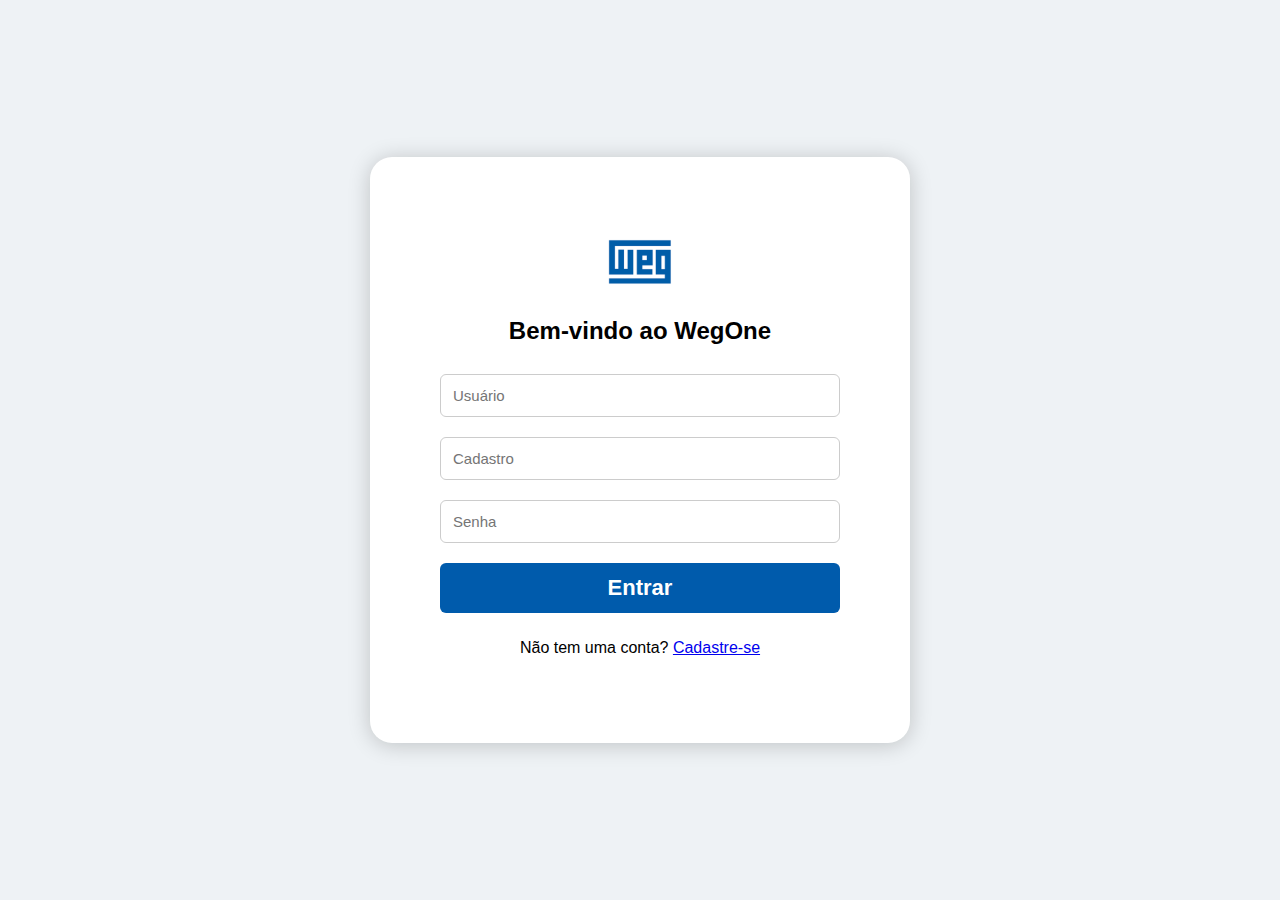
<file: FRONT-END/prototipo/index.html>
<!DOCTYPE html>
<html lang="pt-BR">

<head>
  <meta charset="UTF-8" />
  <meta name="viewport" content="width=device-width, initial-scale=1.0"/>
  <link rel="shortcut icon" href="iconweg.ico" type="image/x-icon">
  <title>WegOne - Sistema de Orientações</title>
  <link rel="stylesheet" href="style.css" />
  <script>
    function mostrarSecao(id) {
      document.querySelectorAll("section").forEach(sec => sec.style.display = "none");
      document.getElementById(id).style.display = "block";
    }

    function mostrarTela(tela) {
      document.getElementById('login-cadastro').style.display = 'none';
      document.getElementById('cadastro-box').style.display = 'none';
      document.getElementById('conteudo').style.display = 'none';

      if (tela === 'app') {
        document.getElementById('conteudo').style.display = 'block';
        mostrarSecao('inicio');
      } else if (tela === 'cadastro') {
        document.getElementById('cadastro-box').style.display = 'flex';
      } else {
        document.getElementById('login-cadastro').style.display = 'flex';
      }
    }

    function loginUsuario() {
      mostrarTela('app');
    }

    function abrirCadastro() {
      mostrarTela('cadastro');
    }

    function cadastrarUsuario() {
      mostrarTela('app');
    }

    function abrirLogin() {
      mostrarTela('login-cadastro');
    }

    function solicitarSenha(acao, evento, callback) {
      evento.preventDefault();
      const senha = prompt(`Digite a senha para ${acao}:`);
      if (senha === "1234") {
        alert(`${acao} autorizado com sucesso.`);
        if (typeof callback === "function") callback();
      } else {
        alert("Senha incorreta. Ação cancelada.");
      }
    }

    function realizarCadastro(event) {
      solicitarSenha("Cadastrar", event, () => {
        // Aqui entraria o código de cadastro real
        alert("Cadastro realizado!");
      });
    }

    function realizarEdicao(event) {
      solicitarSenha("Editar", event, () => {
        alert("Edição realizada!");
      });
    }

    function realizarExclusao(event) {
      solicitarSenha("Excluir", event, () => {
        alert("Exclusão realizada!");
      });
    }

    function realizarPesquisa(event) {
      event.preventDefault();
      const termo = document.getElementById('pesquisa').value.trim().toLowerCase();
      const resultadoDiv = document.getElementById('resultado-pesquisa');

      if (termo === "") {
        resultadoDiv.innerHTML = "<p>Digite algo para pesquisar.</p>";
      } else {
        resultadoDiv.innerHTML = `
          <h3>Resultado Encontrado:</h3>
          <p><strong>Título:</strong> ${termo.charAt(0).toUpperCase() + termo.slice(1)}</p>
          <p><strong>Tipo:</strong> Manual de Operação</p>
          <p><strong>Conteúdo:</strong> Exemplo de conteúdo da orientação pesquisada.</p>
        `;
      }
    }

    window.onload = () => {
      mostrarTela('login');
    };
  </script>
</head>

<body>
<!-- TELA DE LOGIN -->
<div id="login-cadastro" class="login-box">
  <form class="form-box" onsubmit="loginUsuario(); return false;">
    <img src="logoWegAzul2.png" alt="Logo da WEG" class="logo2" />
    <h2>Bem-vindo ao WegOne</h2>

    <input type="text" id="login-usuario" placeholder="Usuário" required
      onkeydown="if(event.key==='Enter'){event.preventDefault(); document.getElementById('login-cadastroId').focus();}">

    <input type="text" id="login-cadastroId" placeholder="Cadastro" required
      onkeydown="if(event.key==='Enter'){event.preventDefault(); document.getElementById('login-senha').focus();}">

    <input type="password" id="login-senha" placeholder="Senha" required
      onkeydown="if(event.key==='Enter'){event.preventDefault(); document.getElementById('botao-login').click();}">

    <button id="botao-login" type="submit">Entrar</button>

    <p>Não tem uma conta? <a href="#" onclick="abrirCadastro()">Cadastre-se</a></p>
  </form>
</div>

<!-- TELA DE CADASTRO -->
<div id="cadastro-box" class="login-box" style="display: none;">
  <form class="form-box" onsubmit="cadastrarUsuario(); return false;">
    <img src="logoWegAzul2.png" alt="Logo da WEG" class="logo2" />
    <h2>Cadastro de Usuário</h2>

    <input type="text" id="cad-nome" placeholder="Nome" required
      onkeydown="if(event.key==='Enter'){event.preventDefault(); document.getElementById('cad-cadastro').focus();}">

    <input type="text" id="cad-cadastro" placeholder="Cadastro" required
      onkeydown="if(event.key==='Enter'){event.preventDefault(); document.getElementById('cad-email').focus();}">

    <input type="email" id="cad-email" placeholder="Email" required
      onkeydown="if(event.key==='Enter'){event.preventDefault(); document.getElementById('cad-senha').focus();}">

    <input type="password" id="cad-senha" placeholder="Senha" required
      onkeydown="if(event.key==='Enter'){event.preventDefault(); document.getElementById('cad-confirmar').focus();}">

    <input type="password" id="cad-confirmar" placeholder="Confirmar Senha" required
      onkeydown="if(event.key==='Enter'){event.preventDefault(); document.getElementById('botao-cadastro').click();}">

    <button id="botao-cadastro" type="submit">Cadastrar</button>

    <p>Já tem uma conta? <a href="#" onclick="abrirLogin()">Faça Login</a></p>
  </form>
</div>

<!-- CONTEÚDO PRINCIPAL -->
<div id="conteudo" style="display: none;">
  <header>
    <div class="header-container">
      <a href="#" onclick="mostrarSecao('inicio')">
        <img src="logoWeg.png" alt="Logo da WEG" class="logo" />
      </a>
      <h1><a href="#" onclick="mostrarSecao('inicio')">WegOne</a></h1>
      <select id="language">
        <option value="pt">Português</option>
        <option value="en">Inglês</option>
        <option value="de">Alemão</option>
        <option value="es">Espanhol</option>
        <option value="zh-CN">Mandarim</option>
      </select>
      <a href="#" onclick="abrirLogin()">
        <img src="perfil.png" alt="Icone de Perfil" class="perfil" />
      </a>
    </div>
  </header>

  <nav>
    <ul>
      <li><a href="#" onclick="mostrarSecao('inicio')">Início</a></li>
      <li><a href="#" onclick="mostrarSecao('cadastro')">Cadastrar</a></li>
      <li><a href="#" onclick="mostrarSecao('pesquisar')">Pesquisar</a></li>
      <li><a href="#" onclick="mostrarSecao('editar')">Editar</a></li>
      <li><a href="#" onclick="mostrarSecao('excluir')">Excluir</a></li>
    </ul>
  </nav>

  <main>
    <section id="inicio">
      <h2>Bem-vindo ao Sistema WegOne</h2>
      <p>Escolha uma opção no menu acima para começar.</p>
    </section>

    <section id="cadastro" style="display: none">
      <h2>Cadastrar Nova Orientação</h2>
      <form onsubmit="realizarCadastro(event)">
        <label for="titulo">Título:</label>
        <input type="text" id="titulo" name="titulo" placeholder="Ex: Procedimento para motores" />

        <label for="tipo">Tipo:</label>
        <select id="tipo" name="tipo">
          <option>Manual de Operação</option>
          <option>Procedimento de Segurança</option>
          <option>Manutenção e Reparos</option>
          <option>Testes e Diagnóstico</option>
          <option>Manual de Conduta e Operações Setoriais</option>
        </select>

        <label for="conteudo">Conteúdo:</label>
        <textarea id="conteudo" name="conteudo"></textarea>

        <button type="submit">Cadastrar</button>
      </form>
    </section>

    <section id="pesquisar" style="display: none">
      <h2>Pesquisar Orientação</h2>
      <form onsubmit="realizarPesquisa(event)">
        <label for="pesquisa">Título ou Tipo:</label>
        <input type="text" id="pesquisa" name="pesquisa" placeholder="Digite o que deseja buscar..." />
        <button type="submit">Pesquisar</button>
      </form>
      <div id="resultado-pesquisa" style="margin-top: 20px;"></div>
    </section>

    <section id="editar" style="display: none">
      <h2>Editar Orientação</h2>
      <form onsubmit="realizarEdicao(event)">
        <label for="id-editar">ID da Orientação:</label>
        <input type="text" id="id-editar" name="id-editar" placeholder="Ex: 102" />

        <label for="titulo-editar">Novo Título:</label>
        <input type="text" id="titulo-editar" name="titulo-editar" />

        <label for="tipo-editar">Novo Tipo:</label>
        <select id="tipo-editar" name="tipo-editar">
          <option>Manual de Operação</option>
          <option>Procedimento de Segurança</option>
          <option>Manutenção e Reparos</option>
          <option>Testes e Diagnóstico</option>
          <option>Manual de Conduta e Operações Setoriais</option>
        </select>

        <label for="conteudo-editar">Novo Conteúdo:</label>
        <textarea id="conteudo-editar" name="conteudo-editar"></textarea>

        <button type="submit">Salvar Alterações</button>
      </form>
    </section>

    <section id="excluir" style="display: none">
      <h2>Excluir Orientação</h2>
      <form onsubmit="realizarExclusao(event)">
        <label for="id-excluir">ID da Orientação:</label>
        <input type="text" id="id-excluir" name="id-excluir" placeholder="Digite o ID da orientação a excluir" />
        <button type="submit">Excluir</button>
      </form>
    </section>
  </main>
</div>
</body>

</html>
</file>
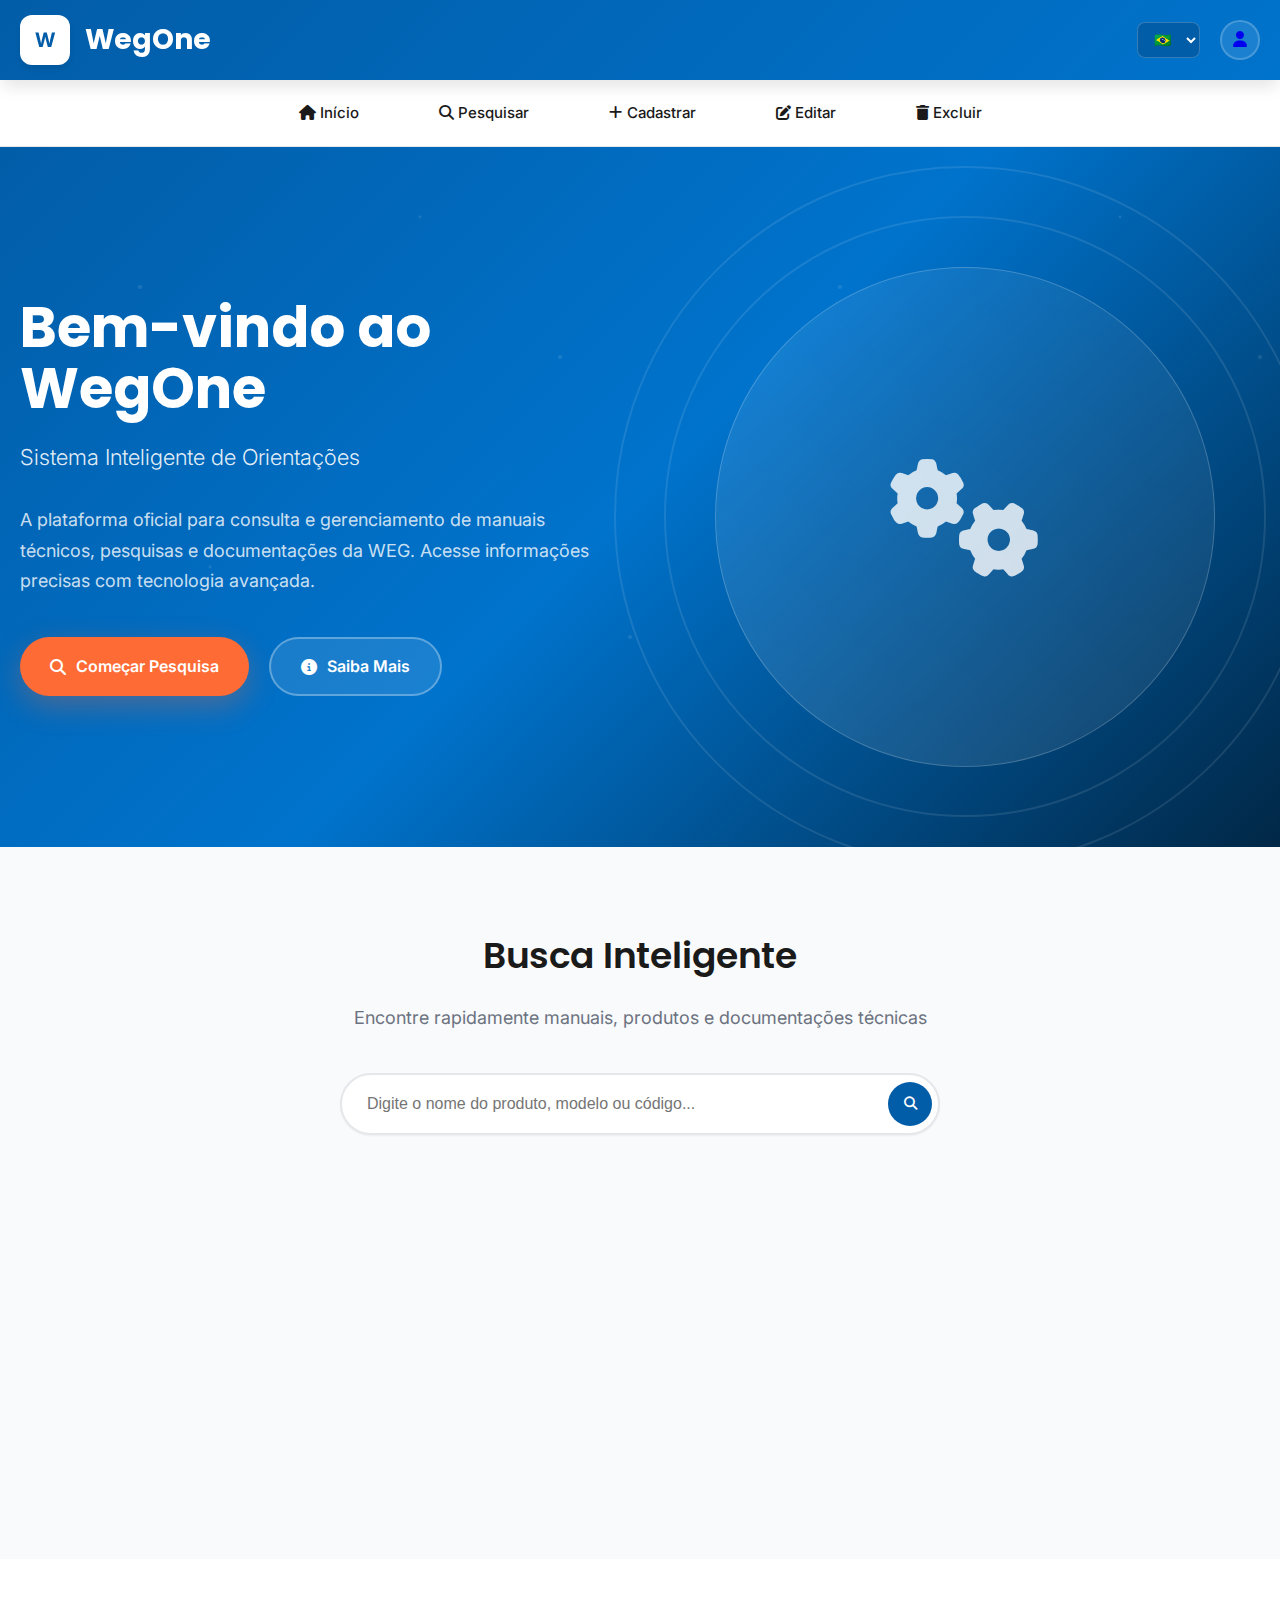
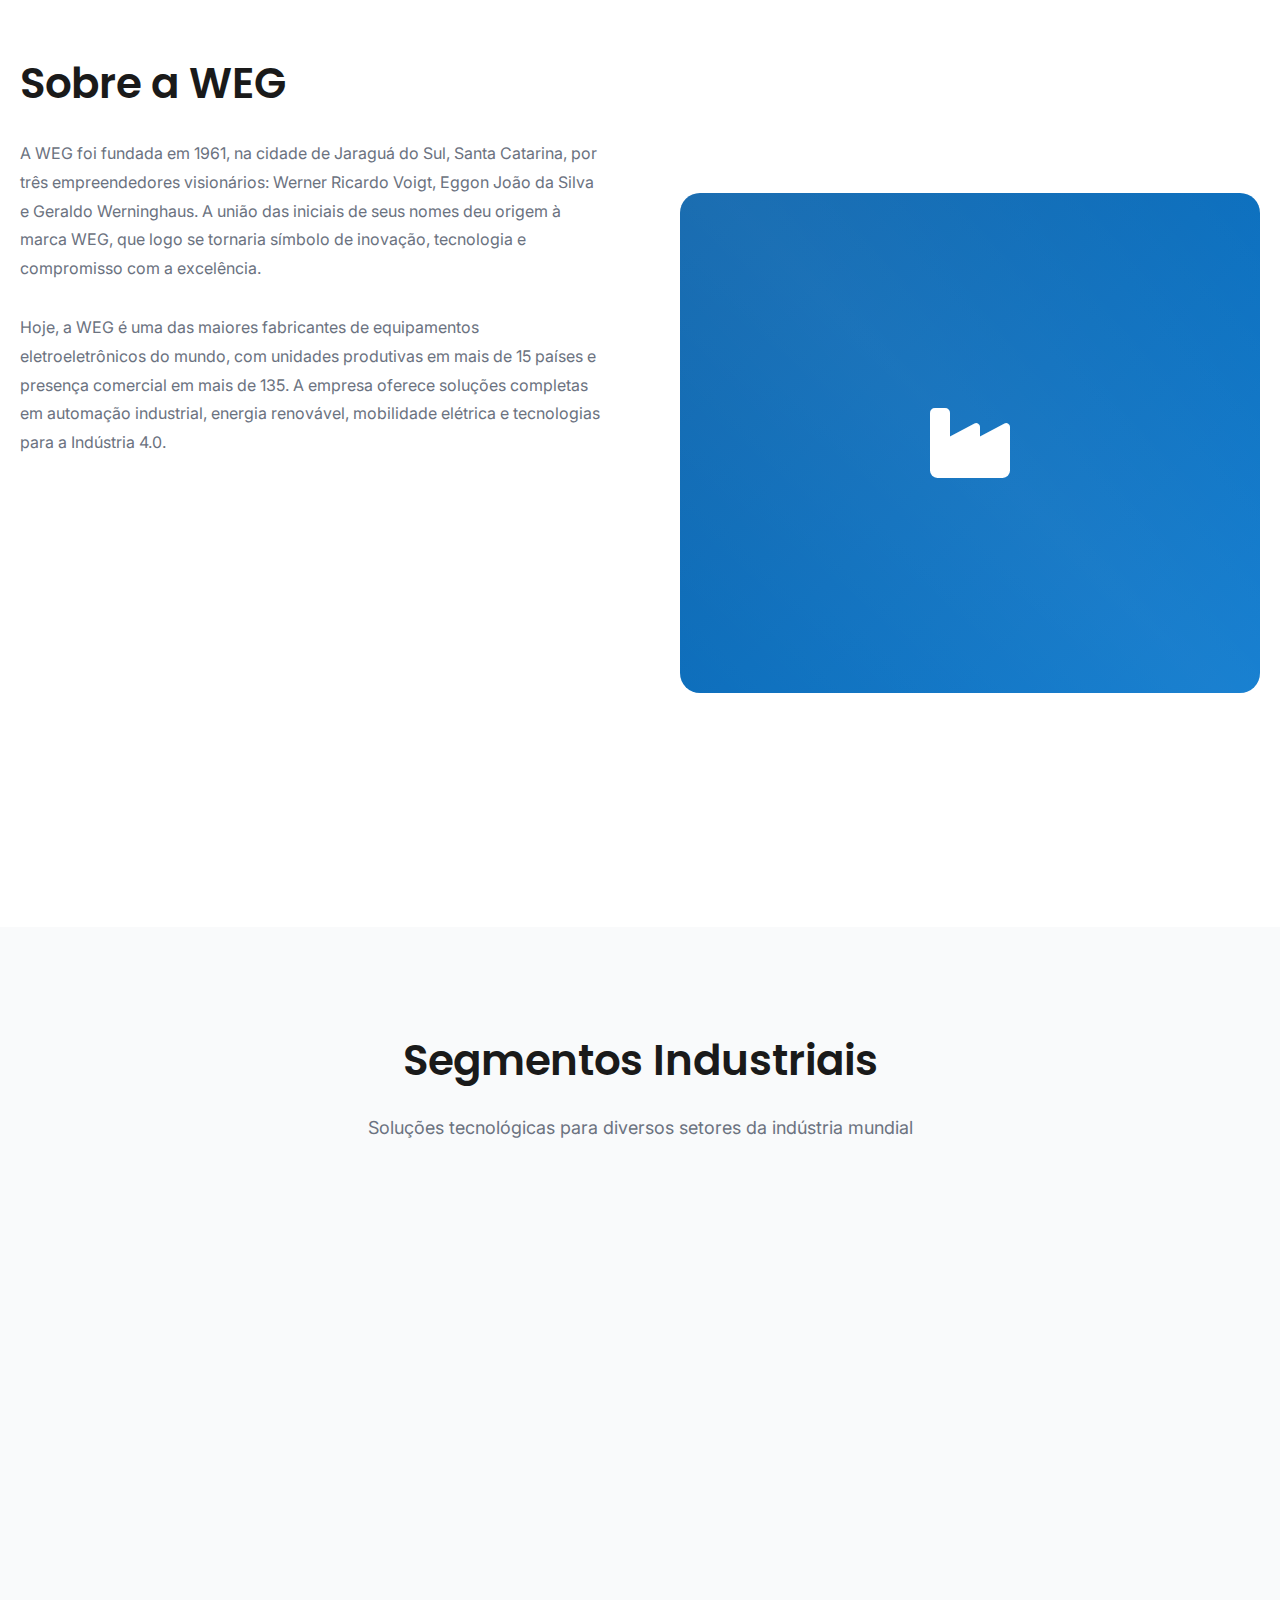
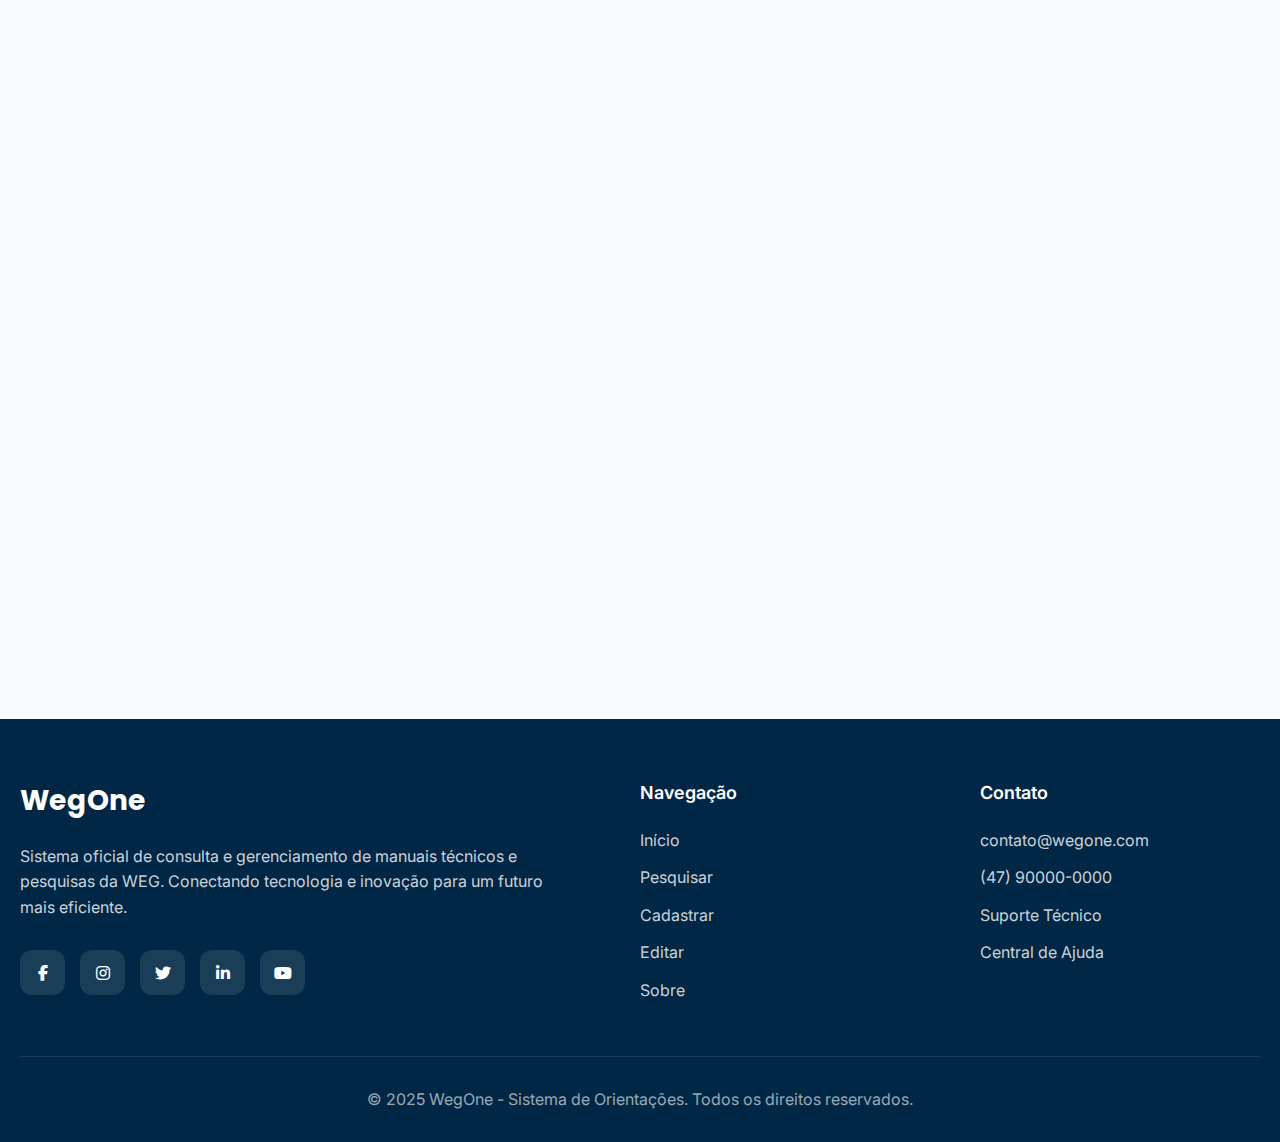
<file: FRONT-END/Prototipo Alta Fidelidade/Pag Inicial/index.html>
<!DOCTYPE html>
<html lang="pt-br">

<head>
    <meta charset="UTF-8">
    <meta name="viewport" content="width=device-width, initial-scale=1.0">
    <title>WegOne - Sistema de Orientações</title>
    <link href="https://fonts.googleapis.com/css2?family=Inter:wght@300;400;500;600;700&family=Poppins:wght@400;500;600;700&display=swap" rel="stylesheet">
    <link href="https://cdnjs.cloudflare.com/ajax/libs/font-awesome/6.4.0/css/all.min.css" rel="stylesheet">
    <link rel="stylesheet" href="../Pag Inicial/style.css">
</head>

<body>
    <!-- HEADER -->
    <header>
        <div class="header-container">
            <div class="logo-section">
                <div class="logo">W</div>
                <a href="#" class="brand-name">WegOne</a>
            </div>
            
            <div class="header-actions">
                <select class="language-selector" id="language">
                    <option value="pt">🇧🇷</option>
                    <option value="en">🇺🇸</option>
                    <option value="de">🇩🇪</option>
                    <option value="es">🇪🇸</option>
                    <option value="zh">🇨🇳</option>
                </select>
                
                <div class="profile-menu">
                    <div class="profile-btn">
                        <a href="../Pags Perfil/perfil.html"><i class="fas fa-user"></i></a>
                    </div>
                </div>
            </div>
        </div>
    </header>

    <!-- NAVEGAÇÃO -->
    <nav>
        <div class="nav-container">
            <ul class="nav-list">
                <li class="nav-item"><a href="#home"><i class="fas fa-home"></i> Início</a></li>
                <li class="nav-item"><a href="#search"><i class="fas fa-search"></i> Pesquisar</a></li>
                <li class="nav-item"><a href="../Pags Extras/cadastrar.html"><i class="fas fa-plus"></i> Cadastrar</a></li>
                <li class="nav-item"><a href="../Pags Extras/editar.html"><i class="fas fa-edit"></i> Editar</a></li>
                <li class="nav-item"><a href="../Pags Extras/excluir.html"><i class="fas fa-trash"></i> Excluir</a></li>
            </ul>
        </div>
    </nav>

    <!-- SEÇÃO HERO -->
    <section class="hero" id="home">
        <div class="hero-container">
            <div class="hero-content">
                <h1>Bem-vindo ao WegOne</h1>
                <p class="subtitle">Sistema Inteligente de Orientações</p>
                <p class="description">
                    A plataforma oficial para consulta e gerenciamento de manuais técnicos, 
                    pesquisas e documentações da WEG. Acesse informações precisas com tecnologia avançada.
                </p>
                <div class="cta-buttons">
                    <a href="#search" class="btn-primary">
                        <i class="fas fa-search"></i>
                        Começar Pesquisa
                    </a>
                    <a href="#about" class="btn-secondary">
                        <i class="fas fa-info-circle"></i>
                        Saiba Mais
                    </a>
                </div>
            </div>
            
            <div class="hero-visual">
                <div class="hero-graphic">
                    <i class="fas fa-cogs hero-icon"></i>
                </div>
            </div>
        </div>
    </section>

    <!-- BUSCA INTELIGENTE -->
    <section class="search-section" id="search">
        <div class="search-container">
            <h2 class="search-title">Busca Inteligente</h2>
            <p class="search-subtitle">Encontre rapidamente manuais, produtos e documentações técnicas</p>
            
            <div class="search-box">
                <input type="text" 
                       class="search-input" 
                       id="searchInput"
                       placeholder="Digite o nome do produto, modelo ou código..."
                       oninput="handleSearch()">
                <button class="search-btn">
                    <i class="fas fa-search"></i>
                </button>
            </div>
            
            <div class="search-results" id="searchResults">
                <div class="result-item">
                    <div class="result-icon"><i class="fas fa-cog"></i></div>
                    <div>
                        <strong>Inversor CFFW300</strong>
                        <p>Manual técnico e especificações</p>
                    </div>
                </div>
                <div class="result-item">
                    <div class="result-icon"><i class="fas fa-bolt"></i></div>
                    <div>
                        <strong>Motor W22 IR3 Premium</strong>
                        <p>Documentação completa</p>
                    </div>
                </div>
                <div class="result-item">
                    <div class="result-icon"><i class="fas fa-power-off"></i></div>
                    <div>
                        <strong>Transformador Seco 15kVA</strong>
                        <p>Guias de instalação e manutenção</p>
                    </div>
                </div>
            </div>
        </div>
    </section>

    <!-- SEÇÃO SOBRE -->
    <section class="about-section" id="about">
        <div class="about-container">
            <div class="about-content">
                <h2>Sobre a WEG</h2>
                <p class="about-text">
                    A WEG foi fundada em 1961, na cidade de Jaraguá do Sul, Santa Catarina, por três 
                    empreendedores visionários: Werner Ricardo Voigt, Eggon João da Silva e Geraldo 
                    Werninghaus. A união das iniciais de seus nomes deu origem à marca WEG, que logo 
                    se tornaria símbolo de inovação, tecnologia e compromisso com a excelência.
                </p>
                <p class="about-text">
                    Hoje, a WEG é uma das maiores fabricantes de equipamentos eletroeletrônicos do mundo, 
                    com unidades produtivas em mais de 15 países e presença comercial em mais de 135. 
                    A empresa oferece soluções completas em automação industrial, energia renovável, 
                    mobilidade elétrica e tecnologias para a Indústria 4.0.
                </p>
                
                <div class="about-stats">
                    <div class="stat-item">
                        <div class="stat-number">60+</div>
                        <div class="stat-label">Anos de História</div>
                    </div>
                    <div class="stat-item">
                        <div class="stat-number">135+</div>
                        <div class="stat-label">Países Atendidos</div>
                    </div>
                    <div class="stat-item">
                        <div class="stat-number">15+</div>
                        <div class="stat-label">Unidades Produtivas</div>
                    </div>
                    <div class="stat-item">
                        <div class="stat-number">1M+</div>
                        <div class="stat-label">Produtos Entregues</div>
                    </div>
                </div>
            </div>
            
            <div class="about-visual">
                <div class="about-image">
                    <i class="fas fa-industry"></i>
                </div>
            </div>
        </div>
    </section>

    <!-- SEGMENTOS INDUSTRIAIS -->
    <section class="segments-section" id="segments">
        <div class="segments-container">
            <div class="segments-header">
                <h2>Segmentos Industriais</h2>
                <p>Soluções tecnológicas para diversos setores da indústria mundial</p>
            </div>
            
            <div class="segments-grid">
                <div class="segment-card">
                    <div class="segment-icon">
                        <i class="fas fa-robot"></i>
                    </div>
                    <h3>Automação Industrial</h3>
                    <p>Soluções completas para controle e automação de máquinas e processos industriais com tecnologia de ponta.</p>
                </div>
                
                <div class="segment-card">
                    <div class="segment-icon">
                        <i class="fas fa-cog"></i>
                    </div>
                    <h3>Motores e Equipamentos</h3>
                    <p>Produção de motores elétricos, redutores, motoredutores e acionamentos de alta eficiência energética.</p>
                </div>
                
                <div class="segment-card">
                    <div class="segment-icon">
                        <i class="fas fa-bolt"></i>
                    </div>
                    <h3>Geração e Distribuição</h3>
                    <p>Transformadores, geradores, subestações e sistemas de energia para concessionárias e indústrias.</p>
                </div>
                
                <div class="segment-card">
                    <div class="segment-icon">
                        <i class="fas fa-leaf"></i>
                    </div>
                    <h3>Energias Renováveis</h3>
                    <p>Sistemas solares, eólicos e soluções para armazenamento de energia limpa e sustentável.</p>
                </div>
                
                <div class="segment-card">
                    <div class="segment-icon">
                        <i class="fas fa-power-off"></i>
                    </div>
                    <h3>Grupos Geradores</h3>
                    <p>Equipamentos que fornecem energia em locais remotos ou como sistemas de backup confiáveis.</p>
                </div>
                
                <div class="segment-card">
                    <div class="segment-icon">
                        <i class="fas fa-paint-brush"></i>
                    </div>
                    <h3>Tintas e Vernizes</h3>
                    <p>Revestimentos anticorrosivos, eletroisolantes e decorativos para diversas aplicações industriais.</p>
                </div>
                
                <div class="segment-card">
                    <div class="segment-icon">
                        <i class="fas fa-car"></i>
                    </div>
                    <h3>Mobilidade Elétrica</h3>
                    <p>Soluções para veículos elétricos, incluindo estações de recarga e motores para mobilidade urbana.</p>
                </div>
                
                <div class="segment-card">
                    <div class="segment-icon">
                        <i class="fas fa-microchip"></i>
                    </div>
                    <h3>Indústria 4.0</h3>
                    <p>Soluções em IoT, gêmeo digital, monitoramento remoto e softwares industriais inteligentes.</p>
                </div>
            </div>
        </div>
    </section>

    <!-- FOOTER -->
    <footer>
        <div class="footer-container">
            <div class="footer-content">
                <div class="footer-brand">
                    <h3>WegOne</h3>
                    <p>
                        Sistema oficial de consulta e gerenciamento de manuais técnicos e pesquisas da WEG. 
                        Conectando tecnologia e inovação para um futuro mais eficiente.
                    </p>
                    <div class="footer-social">
                        <a href="https://www.facebook.com" target="_blank" rel="external" class="social-link"><i class="fab fa-facebook-f"></i></a>
                        <a href="https://www.instagram.com" target="_blank" rel="external" class="social-link"><i class="fab fa-instagram"></i></a>
                        <a href="https://x.com" target="_blank" rel="external" class="social-link"><i class="fab fa-twitter"></i></a>
                        <a href="https://br.linkedin.com" target="_blank" rel="external" class="social-link"><i class="fab fa-linkedin-in"></i></a>
                        <a href="https://www.youtube.com/" target="_blank" rel="external" class="social-link"><i class="fab fa-youtube"></i></a>
                    </div>
                </div>
                
                <div class="footer-section">
                    <h4>Navegação</h4>
                    <ul>
                        <li><a href="#home">Início</a></li>
                        <li><a href="#search">Pesquisar</a></li>
                        <li><a href="#register">Cadastrar</a></li>
                        <li><a href="#edit">Editar</a></li>
                        <li><a href="#about">Sobre</a></li>
                    </ul>
                </div>
                
                <div class="footer-section">
                    <h4>Contato</h4>
                    <ul>
                        <li><a href="mailto:contato@wegone.com">contato@wegone.com</a></li>
                        <li><a href="tel:+5547900000000">(47) 90000-0000</a></li>
                        <li><a href="#">Suporte Técnico</a></li>
                        <li><a href="#">Central de Ajuda</a></li>
                    </ul>
                </div>
            </div>
            
            <div class="footer-bottom">
                <p>&copy; 2025 WegOne - Sistema de Orientações. Todos os direitos reservados.</p>
            </div>
        </div>
    </footer>

    <script>
        // Função de busca inteligente
        function handleSearch() {
            const searchInput = document.getElementById('searchInput');
            const searchResults = document.getElementById('searchResults');
            const query = searchInput.value.toLowerCase().trim();
            
            if (query.length > 0) {
                searchResults.classList.add('active');
                
                // Simulação de filtro em tempo real
                const resultItems = searchResults.querySelectorAll('.result-item');
                resultItems.forEach(item => {
                    const text = item.textContent.toLowerCase();
                    if (text.includes(query)) {
                        item.style.display = 'flex';
                        item.style.animation = 'slideInLeft 0.3s ease';
                    } else {
                        item.style.display = 'none';
                    }
                });
            } else {
                searchResults.classList.remove('active');
            }
        }
        
        // Smooth scrolling para links
        document.querySelectorAll('a[href^="#"]').forEach(anchor => {
            anchor.addEventListener('click', function (e) {
                e.preventDefault();
                const target = document.querySelector(this.getAttribute('href'));
                if (target) {
                    target.scrollIntoView({
                        behavior: 'smooth',
                        block: 'start'
                    });
                }
            });
        });
        
        // Efeito de scroll no header
        window.addEventListener('scroll', function() {
            const header = document.querySelector('header');
            if (window.scrollY > 100) {
                header.style.background = 'linear-gradient(135deg, rgba(2, 93, 168, 0.95) 0%, rgba(0, 115, 204, 0.95) 100%)';
                header.style.backdropFilter = 'blur(15px)';
            } else {
                header.style.background = 'linear-gradient(135deg, var(--primary-blue) 0%, var(--secondary-blue) 100%)';
                header.style.backdropFilter = 'blur(10px)';
            }
        });
        
        // Animação de entrada dos elementos
        const observerOptions = {
            threshold: 0.1,
            rootMargin: '0px 0px -50px 0px'
        };
        
        const observer = new IntersectionObserver(function(entries) {
            entries.forEach(entry => {
                if (entry.isIntersecting) {
                    entry.target.style.opacity = '1';
                    entry.target.style.transform = 'translateY(0)';
                }
            });
        }, observerOptions);
        
        // Observar elementos para animação
        document.querySelectorAll('.segment-card, .stat-item').forEach(el => {
            el.style.opacity = '0';
            el.style.transform = 'translateY(30px)';
            el.style.transition = 'all 0.6s ease';
            observer.observe(el);
        });
        
        // Contador animado para estatísticas
        function animateCounters() {
            const counters = document.querySelectorAll('.stat-number');
            counters.forEach(counter => {
                const target = parseInt(counter.textContent.replace(/\D/g, ''));
                const suffix = counter.textContent.replace(/[0-9]/g, '');
                let current = 0;
                const increment = target / 100;
                
                const timer = setInterval(() => {
                    current += increment;
                    if (current >= target) {
                        counter.textContent = target + suffix;
                        clearInterval(timer);
                    } else {
                        counter.textContent = Math.floor(current) + suffix;
                    }
                }, 20);
            });
        }
        
        // Iniciar contadores quando a seção estiver visível
        const statsSection = document.querySelector('.about-stats');
        const statsObserver = new IntersectionObserver(function(entries) {
            entries.forEach(entry => {
                if (entry.isIntersecting) {
                    animateCounters();
                    statsObserver.unobserve(entry.target);
                }
            });
        }, { threshold: 0.5 });
        
        if (statsSection) {
            statsObserver.observe(statsSection);
        }
        
        // Efeito parallax suave no hero
        window.addEventListener('scroll', function() {
            const scrolled = window.pageYOffset;
            const hero = document.querySelector('.hero');
            const heroContent = document.querySelector('.hero-content');
            const heroVisual = document.querySelector('.hero-visual');
            
            if (hero && scrolled < hero.offsetHeight) {
                heroContent.style.transform = `translateY(${scrolled * 0.3}px)`;
                heroVisual.style.transform = `translateY(${scrolled * 0.5}px)`;
            }
        });
    </script>
</body>

</html>
</file>
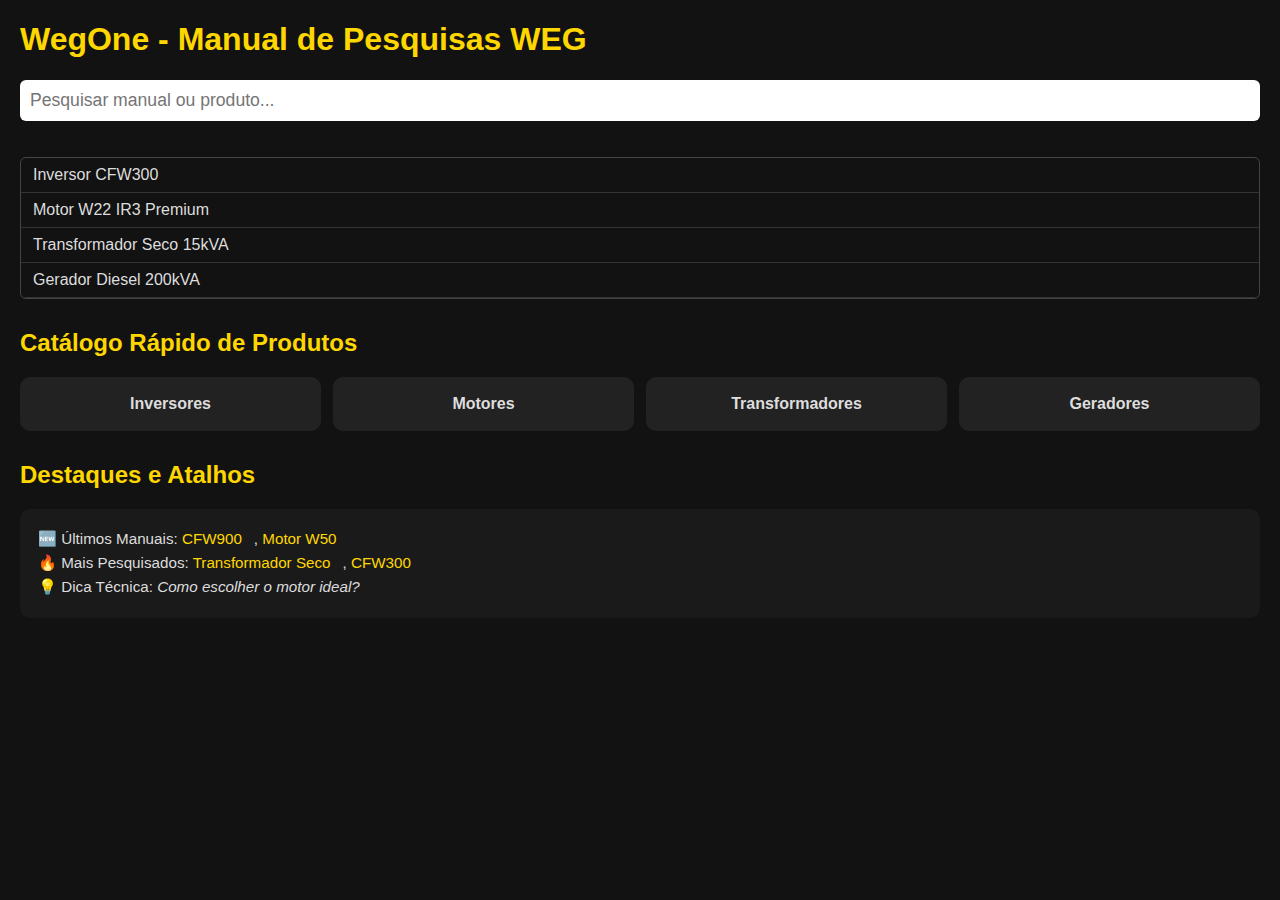
<file: FRONT-END/Prototipo Alta Fidelidade/exemploJS-chat.html>
<!DOCTYPE html>
<html lang="pt-br">
<head>
<meta charset="UTF-8" />
<meta name="viewport" content="width=device-width, initial-scale=1" />
<title>WegOne - Manual de Pesquisas WEG</title>
<style>
  body {
    background: #121212;
    color: #ddd;
    font-family: Arial, sans-serif;
    margin: 20px;
  }
  h1, h2 {
    color: gold;
  }
  input#busca {
    width: 100%;
    padding: 10px;
    font-size: 1.1rem;
    border-radius: 6px;
    border: none;
    margin-bottom: 20px;
    box-sizing: border-box;
  }
  ul#listaProdutos {
    list-style: none;
    padding-left: 0;
    max-height: 180px;
    overflow-y: auto;
    border: 1px solid #444;
    border-radius: 6px;
    margin-bottom: 30px;
  }
  ul#listaProdutos li {
    padding: 8px 12px;
    border-bottom: 1px solid #333;
    cursor: default;
  }
  ul#listaProdutos li:hover {
    background: gold;
    color: #121212;
  }
  #catalogo {
    display: grid;
    grid-template-columns: repeat(auto-fit,minmax(140px,1fr));
    gap: 12px;
    margin-bottom: 30px;
  }
  .produto {
    background: #222;
    padding: 18px;
    border-radius: 10px;
    text-align: center;
    font-weight: bold;
    cursor: pointer;
    user-select: none;
    transition: background 0.3s;
  }
  .produto:hover {
    background: gold;
    color: #121212;
  }
  #atalhos {
    background: #1a1a1a;
    padding: 18px;
    border-radius: 10px;
    font-size: 0.95rem;
    line-height: 1.6;
  }
  #atalhos a {
    color: gold;
    text-decoration: none;
    margin-right: 12px;
  }
  #atalhos a:hover {
    text-decoration: underline;
  }
</style>
</head>
<body>

<h1>WegOne - Manual de Pesquisas WEG</h1>

<input type="text" id="busca" placeholder="Pesquisar manual ou produto..." oninput="filtrar()">

<ul id="listaProdutos"></ul>

<h2>Catálogo Rápido de Produtos</h2>
<section id="catalogo"></section>

<h2>Destaques e Atalhos</h2>
<section id="atalhos"></section>

<script>
  const produtos = [
    { nome: "Inversor CFW300", categoria: "Inversores" },
    { nome: "Motor W22 IR3 Premium", categoria: "Motores" },
    { nome: "Transformador Seco 15kVA", categoria: "Transformadores" },
    { nome: "Gerador Diesel 200kVA", categoria: "Geradores" }
  ];

  const catalogoCategorias = ["Inversores", "Motores", "Transformadores", "Geradores"];

  const atalhos = {
    ultimosManuais: ["CFW900", "Motor W50"],
    maisPesquisados: ["Transformador Seco", "CFW300"],
    dicaTecnica: "Como escolher o motor ideal?"
  };

  function mostrarProdutos(lista) {
    const ul = document.getElementById("listaProdutos");
    ul.innerHTML = "";
    if (lista.length === 0) {
      const li = document.createElement("li");
      li.textContent = "Nenhum produto encontrado.";
      li.style.fontStyle = "italic";
      ul.appendChild(li);
      return;
    }
    lista.forEach(produto => {
      const li = document.createElement("li");
      li.textContent = produto.nome;
      ul.appendChild(li);
    });
  }

  function mostrarCatalogo() {
    const sec = document.getElementById("catalogo");
    sec.innerHTML = "";
    catalogoCategorias.forEach(cat => {
      const div = document.createElement("div");
      div.className = "produto";
      div.textContent = cat;
      sec.appendChild(div);
    });
  }

  function mostrarAtalhos() {
    const sec = document.getElementById("atalhos");
    sec.innerHTML = `
      <div>🆕 Últimos Manuais: ${atalhos.ultimosManuais.map(m => `<a href="#">${m}</a>`).join(", ")}</div>
      <div>🔥 Mais Pesquisados: ${atalhos.maisPesquisados.map(m => `<a href="#">${m}</a>`).join(", ")}</div>
      <div>💡 Dica Técnica: <i>${atalhos.dicaTecnica}</i></div>
    `;
  }

  function filtrar() {
    const termo = document.getElementById("busca").value.toLowerCase();
    const filtrados = produtos.filter(p => p.nome.toLowerCase().includes(termo));
    mostrarProdutos(filtrados);
  }

  window.onload = () => {
    mostrarProdutos(produtos);
    mostrarCatalogo();
    mostrarAtalhos();
  };
</script>

</body>
</html>
</file>
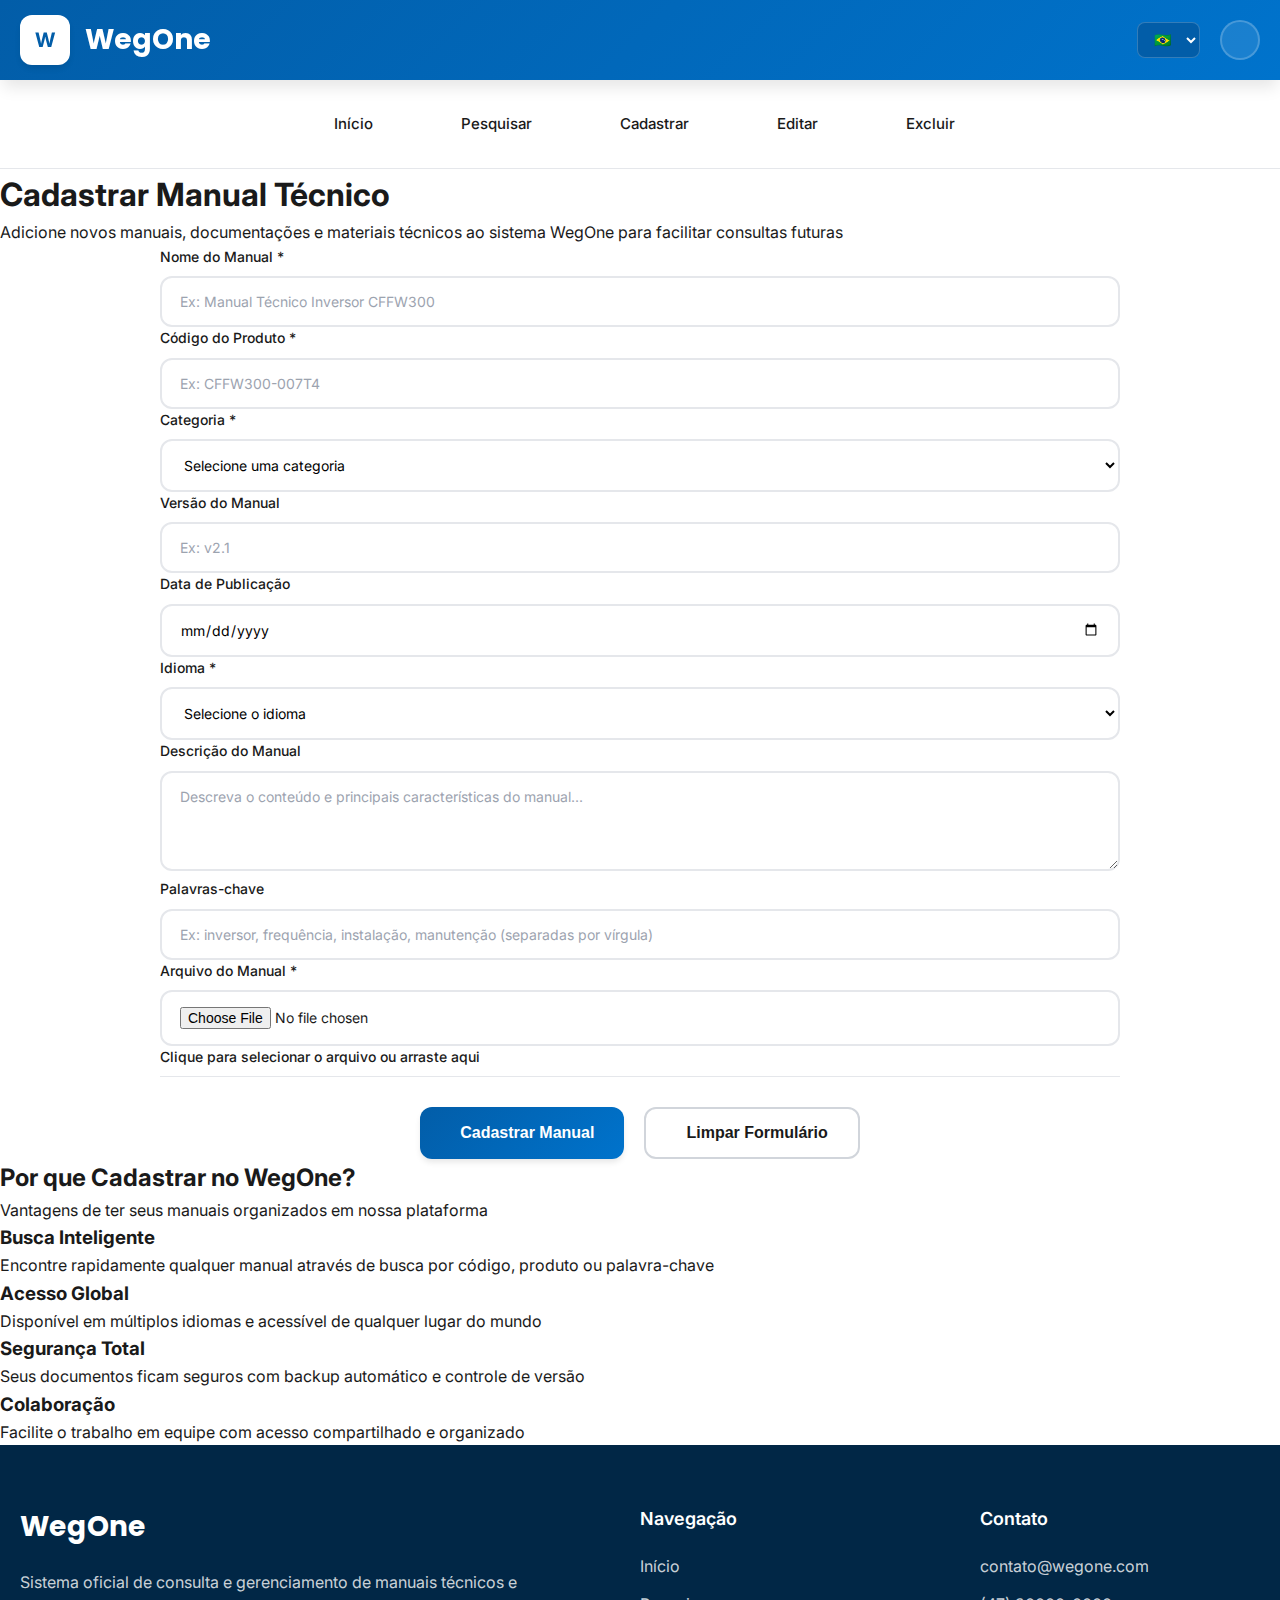
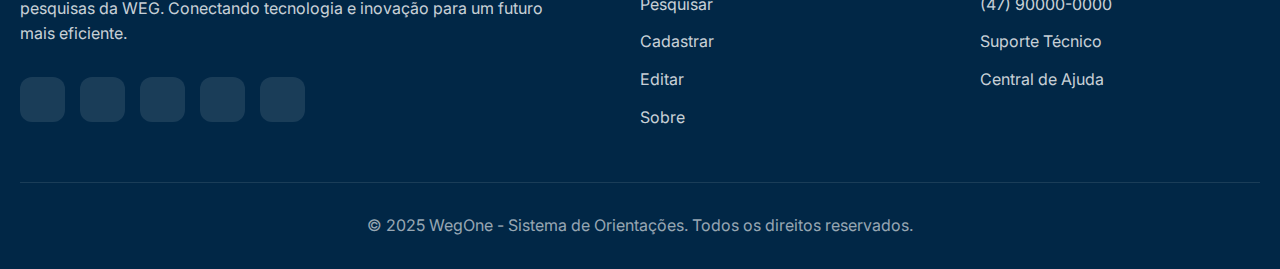
<file: FRONT-END/Prototipo Alta Fidelidade/Pags Extras/cadastrar.html>
<!DOCTYPE html>
<html lang="pt-br">

<head>
    <meta charset="UTF-8">
    <meta name="viewport" content="width=device-width, initial-scale=1.0">
    <title>WegOne - Cadastrar Manual</title>
    <link href="https://fonts.googleapis.com/css2?family=Inter:wght@300;400;500;600;700&family=Poppins:wght@400;500;600;700&display=swap" rel="stylesheet">
    <link href="../Pags Extras/cadastrar.css" rel="stylesheet">
</head>

<body>
    <!-- HEADER -->
    <header>
        <div class="header-container">
            <div class="logo-section">
                <div class="logo">W</div>
                <a href="../Pag Inicial/index.html" class="brand-name">WegOne</a>
            </div>
            
            <div class="header-actions">
                <select class="language-selector" id="language">
                    <option value="pt">🇧🇷</option>
                    <option value="en">🇺🇸</option>
                    <option value="de">🇩🇪</option>
                    <option value="es">🇪🇸</option>
                    <option value="zh">🇨🇳</option>
                </select>
                
                <div class="profile-menu">
                    <div class="profile-btn">
                        <i class="fas fa-user"></i>
                    </div>
                </div>
            </div>
        </div>
    </header>

    <!-- NAVEGAÇÃO -->
    <nav>
        <div class="nav-container">
            <ul class="nav-list">
                <li class="nav-item"><a href="../Pag Inicial/index.html"><i class="fas fa-home"></i> Início</a></li>
                <li class="nav-item"><a href="#search"><i class="fas fa-search"></i> Pesquisar</a></li>
                <li class="nav-item"><a href="#register" class="active"><i class="fas fa-plus"></i> Cadastrar</a></li>
                <li class="nav-item"><a href="#edit"><i class="fas fa-edit"></i> Editar</a></li>
                <li class="nav-item"><a href="#delete"><i class="fas fa-trash"></i> Excluir</a></li>
            </ul>
        </div>
    </nav>

    <!-- SEÇÃO PRINCIPAL DE CADASTRO -->
    <section class="cadastro-section" id="register">
        <div class="cadastro-container">
            <div class="page-header">
                <h1>Cadastrar Manual Técnico</h1>
                <p>Adicione novos manuais, documentações e materiais técnicos ao sistema WegOne para facilitar consultas futuras</p>
            </div>
            
            <div class="form-container">
                <form id="cadastroForm">
                    <div class="form-grid">
                        <div class="form-group">
                            <label class="form-label" for="nomeManual">
                                Nome do Manual <span class="required">*</span>
                            </label>
                            <input type="text" class="form-input" id="nomeManual" name="nomeManual" placeholder="Ex: Manual Técnico Inversor CFFW300" required>
                        </div>
                        
                        <div class="form-group">
                            <label class="form-label" for="codigoProduto">
                                Código do Produto <span class="required">*</span>
                            </label>
                            <input type="text" class="form-input" id="codigoProduto" name="codigoProduto" placeholder="Ex: CFFW300-007T4" required>
                        </div>
                        
                        <div class="form-group">
                            <label class="form-label" for="categoria">
                                Categoria <span class="required">*</span>
                            </label>
                            <select class="form-select" id="categoria" name="categoria" required>
                                <option value="">Selecione uma categoria</option>
                                <option value="motores">Motores Elétricos</option>
                                <option value="inversores">Inversores de Frequência</option>
                                <option value="transformadores">Transformadores</option>
                                <option value="geradores">Grupos Geradores</option>
                                <option value="automacao">Automação Industrial</option>
                                <option value="renovaveis">Energias Renováveis</option>
                                <option value="tintas">Tintas e Vernizes</option>
                                <option value="mobilidade">Mobilidade Elétrica</option>
                            </select>
                        </div>
                        
                        <div class="form-group">
                            <label class="form-label" for="versao">
                                Versão do Manual
                            </label>
                            <input type="text" class="form-input" id="versao" name="versao" placeholder="Ex: v2.1">
                        </div>
                        
                        <div class="form-group">
                            <label class="form-label" for="dataPublicacao">
                                Data de Publicação
                            </label>
                            <input type="date" class="form-input" id="dataPublicacao" name="dataPublicacao">
                        </div>
                        
                        <div class="form-group">
                            <label class="form-label" for="idioma">
                                Idioma <span class="required">*</span>
                            </label>
                            <select class="form-select" id="idioma" name="idioma" required>
                                <option value="">Selecione o idioma</option>
                                <option value="pt">Português</option>
                                <option value="en">Inglês</option>
                                <option value="es">Espanhol</option>
                                <option value="de">Alemão</option>
                                <option value="zh">Chinês</option>
                            </select>
                        </div>
                        
                        <div class="form-group full-width">
                            <label class="form-label" for="descricao">
                                Descrição do Manual
                            </label>
                            <textarea class="form-textarea" id="descricao" name="descricao" placeholder="Descreva o conteúdo e principais características do manual..."></textarea>
                        </div>
                        
                        <div class="form-group full-width">
                            <label class="form-label" for="palavrasChave">
                                Palavras-chave
                            </label>
                            <input type="text" class="form-input" id="palavrasChave" name="palavrasChave" placeholder="Ex: inversor, frequência, instalação, manutenção (separadas por vírgula)">
                        </div>
                        
                        <div class="form-group full-width">
                            <label class="form-label" for="arquivo">
                                Arquivo do Manual <span class="required">*</span>
                            </label>
                            <div class="file-upload">
                                <input type="file" class="file-upload-input" id="arquivo" name="arquivo" accept=".pdf,.doc,.docx" required>
                                <label for="arquivo" class="file-upload-label">
                                    <i class="fas fa-cloud-upload-alt file-upload-icon"></i>
                                    <span>Clique para selecionar o arquivo ou arraste aqui</span>
                                </label>
                            </div>
                        </div>
                    </div>
                    
                    <div class="form-actions">
                        <button type="submit" class="btn-primary">
                            <i class="fas fa-save"></i>
                            Cadastrar Manual
                        </button>
                        <button type="reset" class="btn-secondary">
                            <i class="fas fa-undo"></i>
                            Limpar Formulário
                        </button>
                    </div>
                </form>
            </div>
        </div>
    </section>

    <!-- SEÇÃO DE PRÉVIA DOS BENEFÍCIOS -->
    <section class="preview-section">
        <div class="preview-container">
            <div class="preview-header">
                <h2>Por que Cadastrar no WegOne?</h2>
                <p>Vantagens de ter seus manuais organizados em nossa plataforma</p>
            </div>
            
            <div class="preview-cards">
                <div class="preview-card">
                    <div class="preview-icon">
                        <i class="fas fa-search"></i>
                    </div>
                    <h3>Busca Inteligente</h3>
                    <p>Encontre rapidamente qualquer manual através de busca por código, produto ou palavra-chave</p>
                </div>
                
                <div class="preview-card">
                    <div class="preview-icon">
                        <i class="fas fa-globe"></i>
                    </div>
                    <h3>Acesso Global</h3>
                    <p>Disponível em múltiplos idiomas e acessível de qualquer lugar do mundo</p>
                </div>
                
                <div class="preview-card">
                    <div class="preview-icon">
                        <i class="fas fa-shield-alt"></i>
                    </div>
                    <h3>Segurança Total</h3>
                    <p>Seus documentos ficam seguros com backup automático e controle de versão</p>
                </div>
                
                <div class="preview-card">
                    <div class="preview-icon">
                        <i class="fas fa-users"></i>
                    </div>
                    <h3>Colaboração</h3>
                    <p>Facilite o trabalho em equipe com acesso compartilhado e organizado</p>
                </div>
            </div>
        </div>
    </section>

    <!-- FOOTER -->
    <footer>
        <div class="footer-container">
            <div class="footer-content">
                <div class="footer-brand">
                    <h3>WegOne</h3>
                    <p>
                        Sistema oficial de consulta e gerenciamento de manuais técnicos e pesquisas da WEG. 
                        Conectando tecnologia e inovação para um futuro mais eficiente.
                    </p>
                    <div class="footer-social">
                        <a href="https://www.facebook.com" class="social-link"><i class="fab fa-facebook-f"></i></a>
                        <a href="https://www.instagram.com" class="social-link"><i class="fab fa-instagram"></i></a>
                        <a href="https://x.com" class="social-link"><i class="fab fa-twitter"></i></a>
                        <a href="https://br.linkedin.com" class="social-link"><i class="fab fa-linkedin-in"></i></a>
                        <a href="https://www.youtube.com/" class="social-link"><i class="fab fa-youtube"></i></a>
                    </div>
                </div>
                
                <div class="footer-section">
                    <h4>Navegação</h4>
                    <ul>
                        <li><a href="#home">Início</a></li>
                        <li><a href="#search">Pesquisar</a></li>
                        <li><a href="#register">Cadastrar</a></li>
                        <li><a href="#edit">Editar</a></li>
                        <li><a href="#about">Sobre</a></li>
                    </ul>
                </div>
                
                <div class="footer-section">
                    <h4>Contato</h4>
                    <ul>
                        <li><a href="mailto:contato@wegone.com">contato@wegone.com</a></li>
                        <li><a href="tel:+5547900000000">(47) 90000-0000</a></li>
                        <li><a href="#">Suporte Técnico</a></li>
                        <li><a href="#">Central de Ajuda</a></li>
                    </ul>
                </div>
            </div>
            
            <div class="footer-bottom">
                <p>&copy; 2025 WegOne - Sistema de Orientações. Todos os direitos reservados.</p>
            </div>
        </div>
    </footer>

    <script>
        // Função para lidar com o upload de arquivo
        const fileInput = document.getElementById('arquivo');
</file>
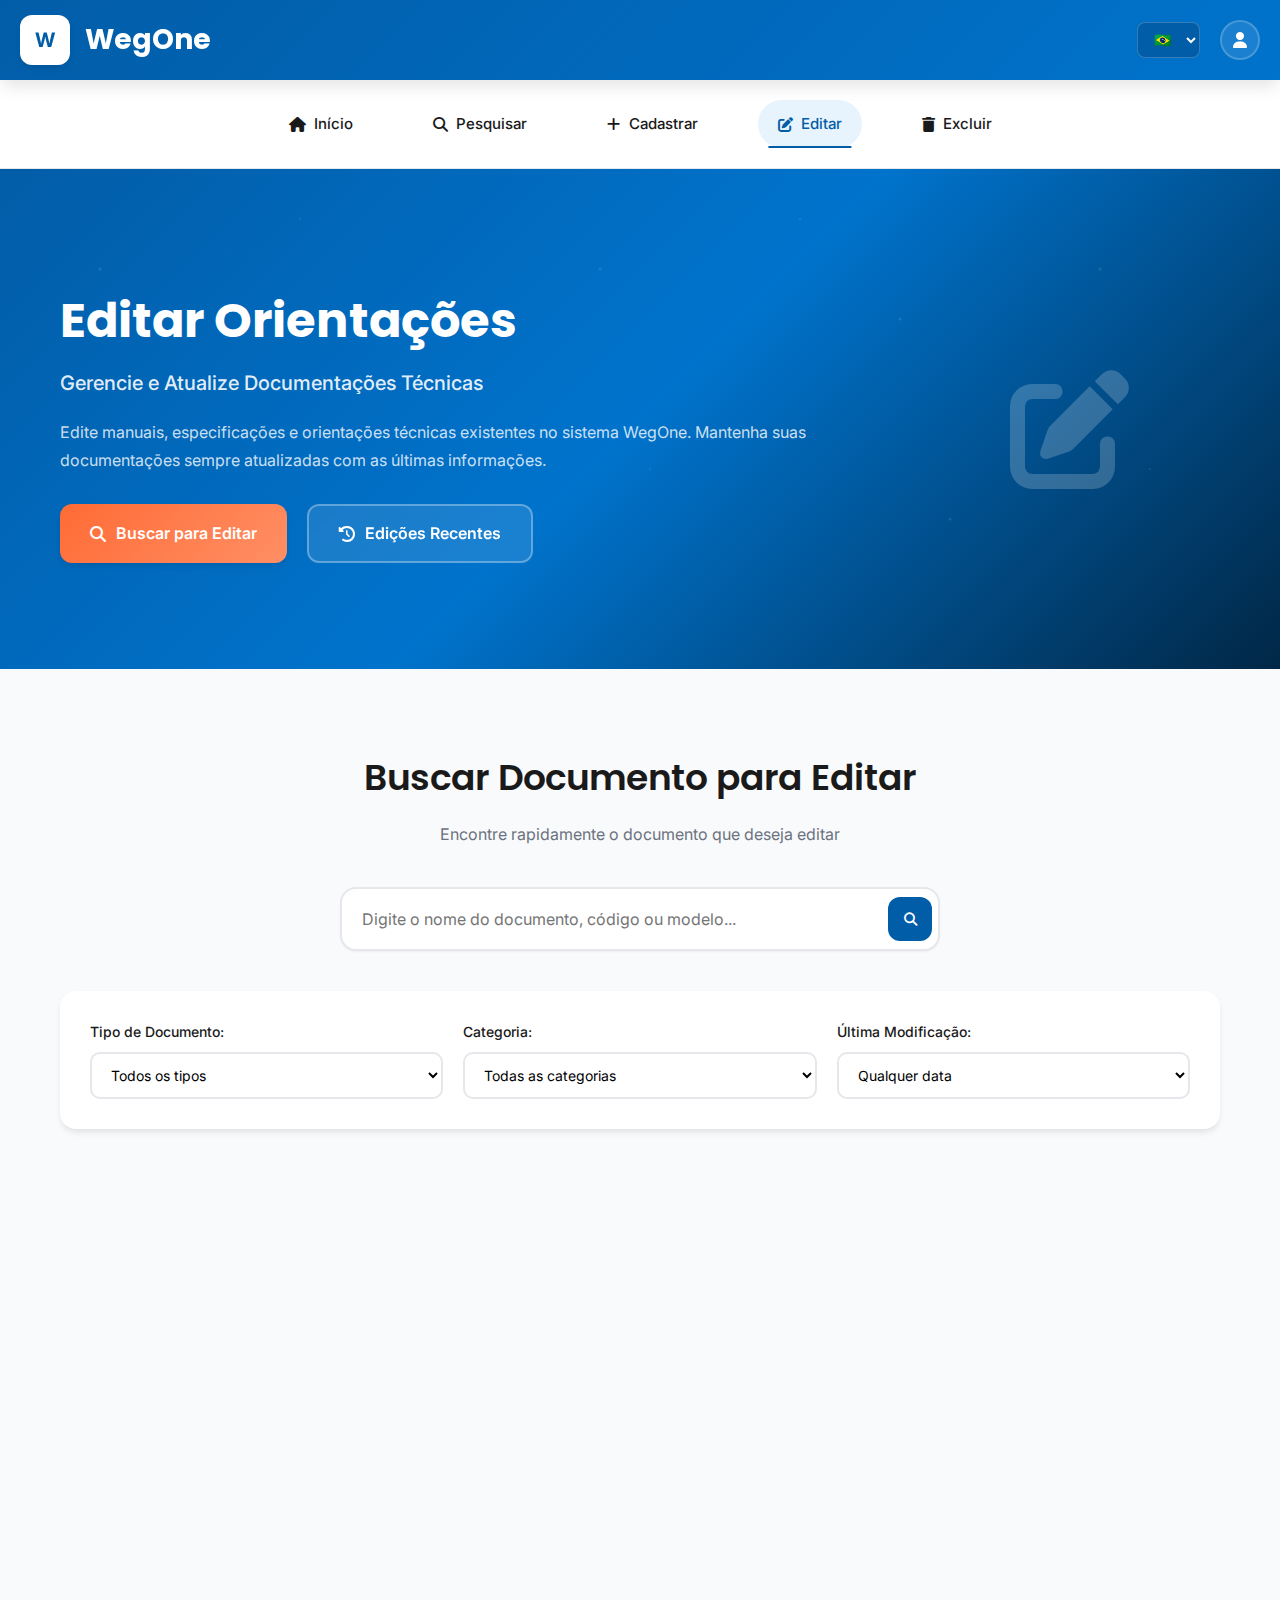
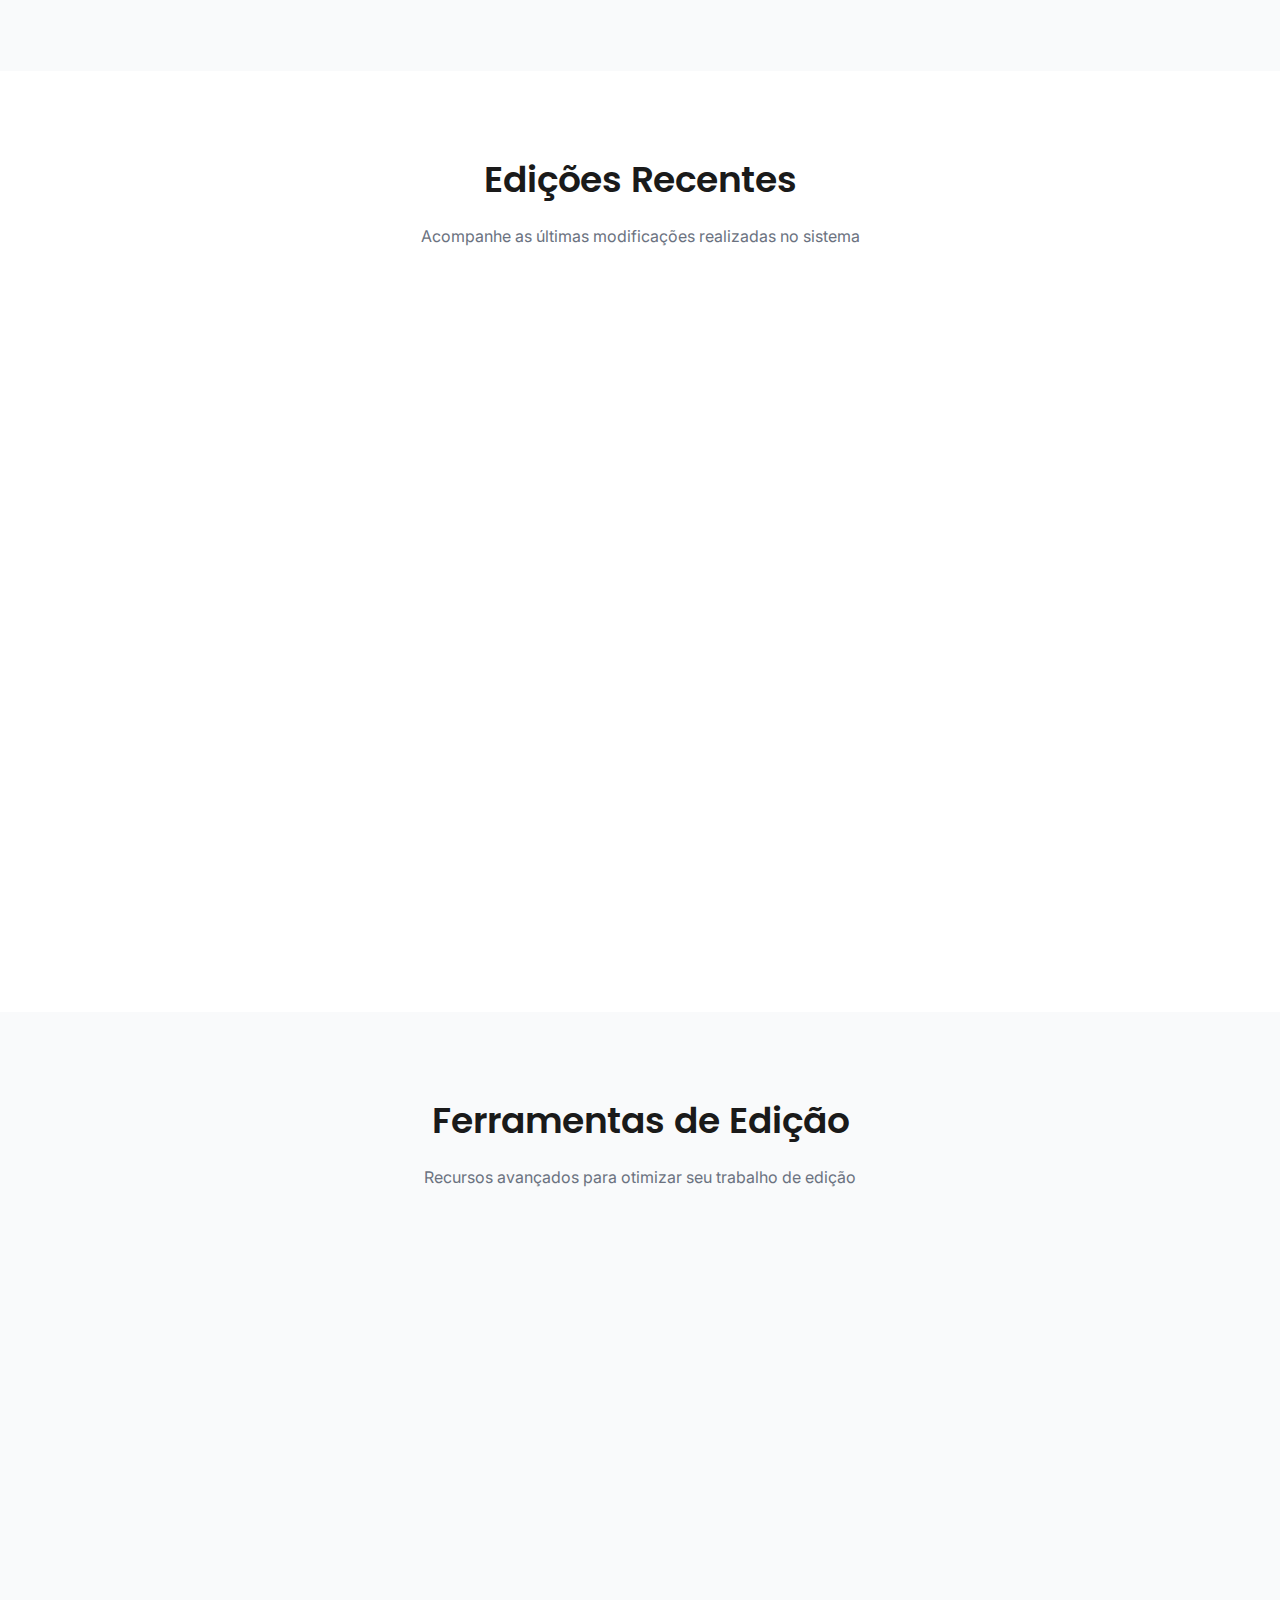
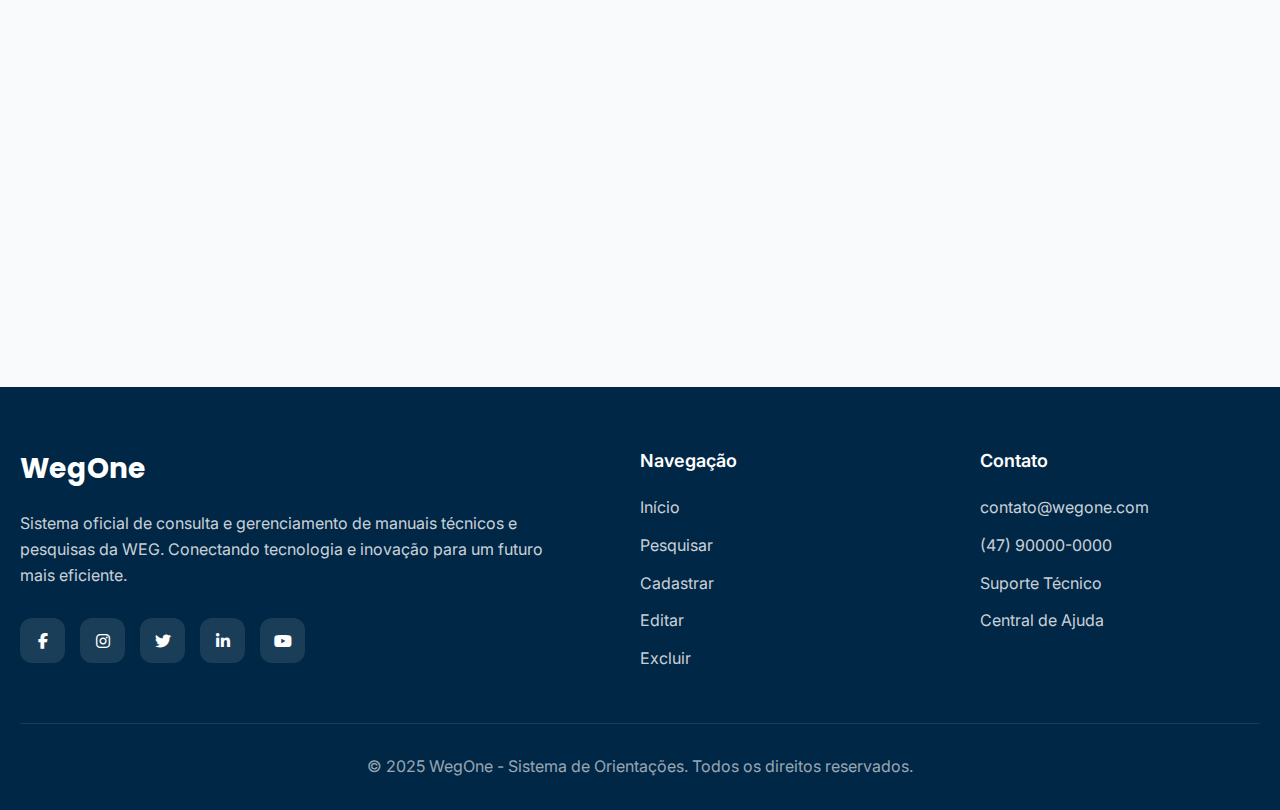
<file: FRONT-END/Prototipo Alta Fidelidade/Pags Extras/editar.html>
<!DOCTYPE html>
<html lang="pt-br">

<head>
    <meta charset="UTF-8">
    <meta name="viewport" content="width=device-width, initial-scale=1.0">
    <title>WegOne - Editar Orientações</title>
    <link href="https://fonts.googleapis.com/css2?family=Inter:wght@300;400;500;600;700&family=Poppins:wght@400;500;600;700&display=swap" rel="stylesheet">
    <link href="https://cdnjs.cloudflare.com/ajax/libs/font-awesome/6.4.0/css/all.min.css" rel="stylesheet">
    <link rel="stylesheet" href="editar.css">
</head>

<body>
    <!-- HEADER -->
    <header>
        <div class="header-container">
            <div class="logo-section">
                <div class="logo">W</div>
                <a href="../Pag Inicial/index.html" class="brand-name">WegOne</a>
            </div>
            
            <div class="header-actions">
                <select class="language-selector" id="language">
                    <option value="pt">🇧🇷</option>
                    <option value="en">🇺🇸</option>
                    <option value="de">🇩🇪</option>
                    <option value="es">🇪🇸</option>
                    <option value="zh">🇨🇳</option>
                </select>
                
                <div class="profile-menu">
                    <div class="profile-btn">
                        <i class="fas fa-user"></i>
                    </div>
                </div>
            </div>
        </div>
    </header>

    <!-- NAVEGAÇÃO -->
    <nav>
        <div class="nav-container">
            <ul class="nav-list">
                <li class="nav-item"><a href="../Pag Inicial/index.html"><i class="fas fa-home"></i> Início</a></li>
                <li class="nav-item"><a href="../Pag Inicial/index.html#search"><i class="fas fa-search"></i> Pesquisar</a></li>
                <li class="nav-item"><a href="../Pags Extras/cadastrar.html"><i class="fas fa-plus"></i> Cadastrar</a></li>
                <li class="nav-item"><a href="#" class="active"><i class="fas fa-edit"></i> Editar</a></li>
                <li class="nav-item"><a href="#delete"><i class="fas fa-trash"></i> Excluir</a></li>
            </ul>
        </div>
    </nav>

    <!-- SEÇÃO HERO DA PÁGINA EDITAR -->
    <section class="hero" id="edit">
        <div class="hero-container">
            <div class="hero-content">
                <h1>Editar Orientações</h1>
                <p class="subtitle">Gerencie e Atualize Documentações Técnicas</p>
                <p class="description">
                    Edite manuais, especificações e orientações técnicas existentes no sistema WegOne. 
                    Mantenha suas documentações sempre atualizadas com as últimas informações.
                </p>
                <div class="cta-buttons">
                    <a href="#edit-search" class="btn-primary">
                        <i class="fas fa-search"></i>
                        Buscar para Editar
                    </a>
                    <a href="#recent-edits" class="btn-secondary">
                        <i class="fas fa-history"></i>
                        Edições Recentes
                    </a>
                </div>
            </div>
            
            <div class="hero-visual">
                <div class="hero-graphic">
                    <i class="fas fa-edit hero-icon"></i>
                </div>
            </div>
        </div>
    </section>

    <!-- BUSCA PARA EDIÇÃO -->
    <section class="search-section" id="edit-search">
        <div class="search-container">
            <h2 class="search-title">Buscar Documento para Editar</h2>
            <p class="search-subtitle">Encontre rapidamente o documento que deseja editar</p>
            
            <div class="search-box">
                <input type="text" 
                       class="search-input" 
                       id="editSearchInput"
                       placeholder="Digite o nome do documento, código ou modelo..."
                       oninput="handleEditSearch()">
                <button class="search-btn">
                    <i class="fas fa-search"></i>
                </button>
            </div>
            
            <div class="search-filters">
                <div class="filter-group">
                    <label for="documentType">Tipo de Documento:</label>
                    <select id="documentType" class="filter-select">
                        <option value="">Todos os tipos</option>
                        <option value="manual">Manual Técnico</option>
                        <option value="especificacao">Especificação</option>
                        <option value="guia">Guia de Instalação</option>
                        <option value="manutencao">Manual de Manutenção</option>
                    </select>
                </div>
                
                <div class="filter-group">
                    <label for="category">Categoria:</label>
                    <select id="category" class="filter-select">
                        <option value="">Todas as categorias</option>
                        <option value="motores">Motores</option>
                        <option value="inversores">Inversores</option>
                        <option value="transformadores">Transformadores</option>
                        <option value="automacao">Automação</option>
                        <option value="geradores">Geradores</option>
                    </select>
                </div>
                
                <div class="filter-group">
                    <label for="lastModified">Última Modificação:</label>
                    <select id="lastModified" class="filter-select">
                        <option value="">Qualquer data</option>
                        <option value="today">Hoje</option>
                        <option value="week">Esta semana</option>
                        <option value="month">Este mês</option>
                        <option value="older">Mais antigo</option>
                    </select>
                </div>
            </div>
            
            <div class="search-results" id="editSearchResults">
                <div class="result-item">
                    <div class="result-icon"><i class="fas fa-cog"></i></div>
                    <div class="result-content">
                        <strong>Manual Técnico - Inversor CFFW300</strong>
                        <p>Última edição: 15/06/2025 - João Silva</p>
                        <div class="result-meta">
                            <span class="meta-tag">Manual Técnico</span>
                            <span class="meta-tag">Inversores</span>
                        </div>
                    </div>
                    <div class="result-actions">
                        <button class="action-btn edit-btn" onclick="editDocument('cffw300')">
                            <i class="fas fa-edit"></i> Editar
                        </button>
                        <button class="action-btn preview-btn" onclick="previewDocument('cffw300')">
                            <i class="fas fa-eye"></i> Visualizar
                        </button>
                    </div>
                </div>
                
                <div class="result-item">
                    <div class="result-icon"><i class="fas fa-bolt"></i></div>
                    <div class="result-content">
                        <strong>Especificações - Motor W22 IR3 Premium</strong>
                        <p>Última edição: 12/06/2025 - Maria Santos</p>
                        <div class="result-meta">
                            <span class="meta-tag">Especificação</span>
                            <span class="meta-tag">Motores</span>
                        </div>
                    </div>
                    <div class="result-actions">
                        <button class="action-btn edit-btn" onclick="editDocument('w22-ir3')">
                            <i class="fas fa-edit"></i> Editar
                        </button>
                        <button class="action-btn preview-btn" onclick="previewDocument('w22-ir3')">
                            <i class="fas fa-eye"></i> Visualizar
                        </button>
                    </div>
                </div>
                
                <div class="result-item">
                    <div class="result-icon"><i class="fas fa-power-off"></i></div>
                    <div class="result-content">
                        <strong>Guia de Instalação - Transformador Seco 15kVA</strong>
                        <p>Última edição: 10/06/2025 - Carlos Oliveira</p>
                        <div class="result-meta">
                            <span class="meta-tag">Guia de Instalação</span>
                            <span class="meta-tag">Transformadores</span>
                        </div>
                    </div>
                    <div class="result-actions">
                        <button class="action-btn edit-btn" onclick="editDocument('transformador-15kva')">
                            <i class="fas fa-edit"></i> Editar
                        </button>
                        <button class="action-btn preview-btn" onclick="previewDocument('transformador-15kva')">
                            <i class="fas fa-eye"></i> Visualizar
                        </button>
                    </div>
                </div>
            </div>
        </div>
    </section>

    <!-- EDIÇÕES RECENTES -->
    <section class="recent-edits-section" id="recent-edits">
        <div class="recent-container">
            <h2 class="section-title">Edições Recentes</h2>
            <p class="section-subtitle">Acompanhe as últimas modificações realizadas no sistema</p>
            
            <div class="recent-edits-grid">
                <div class="edit-card">
                    <div class="edit-header">
                        <div class="edit-icon">
                            <i class="fas fa-file-alt"></i>
                        </div>
                        <div class="edit-info">
                            <h3>Manual do Inversor CFW500</h3>
                            <p class="edit-date">Editado há 2 horas</p>
                        </div>
                        <div class="edit-status status-modified">
                            <i class="fas fa-edit"></i> Modificado
                        </div>
                    </div>
                    <div class="edit-details">
                        <p><strong>Editor:</strong> Ana Costa</p>
                        <p><strong>Seção modificada:</strong> Especificações Técnicas</p>
                        <p><strong>Versão:</strong> 2.1.3</p>
                    </div>
                    <div class="edit-actions">
                        <button class="action-btn secondary" onclick="viewChanges('cfw500')">
                            <i class="fas fa-history"></i> Ver Alterações
                        </button>
                        <button class="action-btn primary" onclick="editDocument('cfw500')">
                            <i class="fas fa-edit"></i> Continuar Editando
                        </button>
                    </div>
                </div>
                
                <div class="edit-card">
                    <div class="edit-header">
                        <div class="edit-icon">
                            <i class="fas fa-wrench"></i>
                        </div>
                        <div class="edit-info">
                            <h3>Guia de Manutenção - Motor W21</h3>
                            <p class="edit-date">Editado há 5 horas</p>
                        </div>
                        <div class="edit-status status-reviewed">
                            <i class="fas fa-check-circle"></i> Revisado
                        </div>
                    </div>
                    <div class="edit-details">
                        <p><strong>Editor:</strong> Pedro Almeida</p>
                        <p><strong>Seção modificada:</strong> Procedimentos de Segurança</p>
                        <p><strong>Versão:</strong> 1.8.2</p>
                    </div>
                    <div class="edit-actions">
                        <button class="action-btn secondary" onclick="viewChanges('w21')">
                            <i class="fas fa-history"></i> Ver Alterações
                        </button>
                        <button class="action-btn primary" onclick="editDocument('w21')">
                            <i class="fas fa-edit"></i> Continuar Editando
                        </button>
                    </div>
                </div>
                
                <div class="edit-card">
                    <div class="edit-header">
                        <div class="edit-icon">
                            <i class="fas fa-cogs"></i>
                        </div>
                        <div class="edit-info">
                            <h3>Especificações - Painel de Comando</h3>
                            <p class="edit-date">Editado ontem</p>
                        </div>
                        <div class="edit-status status-pending">
                            <i class="fas fa-clock"></i> Pendente
                        </div>
                    </div>
                    <div class="edit-details">
                        <p><strong>Editor:</strong> Lucia Ferreira</p>
                        <p><strong>Seção modificada:</strong> Diagramas Elétricos</p>
                        <p><strong>Versão:</strong> 3.0.1</p>
                    </div>
                    <div class="edit-actions">
                        <button class="action-btn secondary" onclick="viewChanges('painel-comando')">
                            <i class="fas fa-history"></i> Ver Alterações
                        </button>
                        <button class="action-btn primary" onclick="editDocument('painel-comando')">
                            <i class="fas fa-edit"></i> Continuar Editando
                        </button>
                    </div>
                </div>
            </div>
        </div>
    </section>

    <!-- FERRAMENTAS DE EDIÇÃO -->
    <section class="edit-tools-section" id="edit-tools">
        <div class="tools-container">
            <h2 class="section-title">Ferramentas de Edição</h2>
            <p class="section-subtitle">Recursos avançados para otimizar seu trabalho de edição</p>
            
            <div class="tools-grid">
                <div class="tool-card">
                    <div class="tool-icon">
                        <i class="fas fa-copy"></i>
                    </div>
                    <h3>Editor Colaborativo</h3>
                    <p>Edite documentos em tempo real com múltiplos usuários simultaneamente.</p>
                    <div class="tool-features">
                        <span class="feature-tag">Tempo Real</span>
                        <span class="feature-tag">Multi-usuário</span>
                    </div>
                </div>
                
                <div class="tool-card">
                    <div class="tool-icon">
                        <i class="fas fa-history"></i>
                    </div>
                    <h3>Controle de Versão</h3>
                    <p>Mantenha histórico completo de todas as alterações realizadas nos documentos.</p>
                    <div class="tool-features">
                        <span class="feature-tag">Histórico</span>
                        <span class="feature-tag">Rollback</span>
                    </div>
                </div>
                
                <div class="tool-card">
                    <div class="tool-icon">
                        <i class="fas fa-comments"></i>
                    </div>
                    <h3>Sistema de Comentários</h3>
                    <p>Adicione comentários e sugestões para facilitar a colaboração em equipe.</p>
                    <div class="tool-features">
                        <span class="feature-tag">Comentários</span>
                        <span class="feature-tag">Sugestões</span>
                    </div>
                </div>
                
                <div class="tool-card">
                    <div class="tool-icon">
                        <i class="fas fa-check-double"></i>
                    </div>
                    <h3>Aprovação de Conteúdo</h3>
                    <p>Fluxo de aprovação integrado para garantir a qualidade das publicações.</p>
                    <div class="tool-features">
                        <span class="feature-tag">Workflow</span>
                        <span class="feature-tag">Aprovação</span>
                    </div>
                </div>
                
                <div class="tool-card">
                    <div class="tool-icon">
                        <i class="fas fa-file-export"></i>
                    </div>
                    <h3>Exportação Avançada</h3>
                    <p>Exporte documentos em múltiplos formatos: PDF, Word, HTML e mais.</p>
                    <div class="tool-features">
                        <span class="feature-tag">Multi-formato</span>
                        <span class="feature-tag">Personalizado</span>
                    </div>
                </div>
                
                <div class="tool-card">
                    <div class="tool-icon">
                        <i class="fas fa-spell-check"></i>
                    </div>
                    <h3>Verificação Inteligente</h3>
                    <p>Correção ortográfica e verificação de consistência técnica automatizada.</p>
                    <div class="tool-features">
                        <span class="feature-tag">Auto-correção</span>
                        <span class="feature-tag">IA</span>
                    </div>
                </div>
            </div>
        </div>
    </section>

    <!-- FOOTER -->
    <footer>
        <div class="footer-container">
            <div class="footer-content">
                <div class="footer-brand">
                    <h3>WegOne</h3>
                    <p>
                        Sistema oficial de consulta e gerenciamento de manuais técnicos e pesquisas da WEG. 
                        Conectando tecnologia e inovação para um futuro mais eficiente.
                    </p>
                    <div class="footer-social">
                        <a href="https://www.facebook.com" target="_blank" rel="external" class="social-link"><i class="fab fa-facebook-f"></i></a>
                        <a href="https://www.instagram.com" target="_blank" rel="external" class="social-link"><i class="fab fa-instagram"></i></a>
                        <a href="https://x.com" target="_blank" rel="external" class="social-link"><i class="fab fa-twitter"></i></a>
                        <a href="https://br.linkedin.com" target="_blank" rel="external" class="social-link"><i class="fab fa-linkedin-in"></i></a>
                        <a href="https://www.youtube.com/" target="_blank" rel="external" class="social-link"><i class="fab fa-youtube"></i></a>
                    </div>
                </div>
                
                <div class="footer-section">
                    <h4>Navegação</h4>
                    <ul>
                        <li><a href="../Pag Inicial/index.html">Início</a></li>
                        <li><a href="#search">Pesquisar</a></li>
                        <li><a href="../Pags Extras/cadastrar.html">Cadastrar</a></li>
                        <li><a href="#edit">Editar</a></li>
                        <li><a href="#delete">Excluir</a></li>
                    </ul>
                </div>
                
                <div class="footer-section">
                    <h4>Contato</h4>
                    <ul>
                        <li><a href="mailto:contato@wegone.com">contato@wegone.com</a></li>
                        <li><a href="tel:+5547900000000">(47) 90000-0000</a></li>
                        <li><a href="#">Suporte Técnico</a></li>
                        <li><a href="#">Central de Ajuda</a></li>
                    </ul>
                </div>
            </div>
            
            <div class="footer-bottom">
                <p>&copy; 2025 WegOne - Sistema de Orientações. Todos os direitos reservados.</p>
            </div>
        </div>
    </footer>

    <script>
        // Função de busca para edição
        function handleEditSearch() {
            const searchInput = document.getElementById('editSearchInput');
            const searchResults = document.getElementById('editSearchResults');
            const query = searchInput.value.toLowerCase().trim();
            
            if (query.length > 0) {
                searchResults.classList.add('active');
                
                // Simulação de filtro em tempo real
                const resultItems = searchResults.querySelectorAll('.result-item');
                resultItems.forEach(item => {
                    const text = item.textContent.toLowerCase();
                    if (text.includes(query)) {
                        item.style.display = 'flex';
                        item.style.animation = 'slideInLeft 0.3s ease';
                    } else {
                        item.style.display = 'none';
                    }
                });
            } else {
                searchResults.classList.remove('active');
            }
        }
        
        // Função para editar documento
        function editDocument(documentId) {
            console.log('Editando documento:', documentId);
            // Aqui seria implementada a lógica para abrir o editor
            alert(`Abrindo editor para o documento: ${documentId}`);
        }
        
        // Função para visualizar documento
        function previewDocument(documentId) {
            console.log('Visualizando documento:', documentId);
            // Aqui seria implementada a lógica para abrir a visualização
            alert(`Abrindo visualização do documento: ${documentId}`);
        }
        
        // Função para ver alterações
        function viewChanges(documentId) {
            console.log('Visualizando alterações do documento:', documentId);
            // Aqui seria implementada a lógica para mostrar o histórico de alterações
            alert(`Mostrando histórico de alterações do documento: ${documentId}`);
        }
        
        // Filtros de pesquisa
        document.addEventListener('DOMContentLoaded', function() {
            const filters = document.querySelectorAll('.filter-select');
            filters.forEach(filter => {
                filter.addEventListener('change', function() {
                    // Aqui seria implementada a lógica de filtro
                    console.log('Filtro alterado:', this.id, this.value);
                });
            });
        });
        
        // Smooth scrolling para links
        document.querySelectorAll('a[href^="#"]').forEach(anchor => {
            anchor.addEventListener('click', function (e) {
                e.preventDefault();
                const target = document.querySelector(this.getAttribute('href'));
                if (target) {
                    target.scrollIntoView({
                        behavior: 'smooth',
                        block: 'start'
                    });
                }
            });
        });
        
        // Efeito de scroll no header
        window.addEventListener('scroll', function() {
            const header = document.querySelector('header');
            if (window.scrollY > 100) {
                header.style.background = 'linear-gradient(135deg, rgba(2, 93, 168, 0.95) 0%, rgba(0, 115, 204, 0.95) 100%)';
                header.style.backdropFilter = 'blur(15px)';
            } else {
                header.style.background = 'linear-gradient(135deg, var(--primary-blue) 0%, var(--secondary-blue) 100%)';
                header.style.backdropFilter = 'blur(10px)';
            }
        });
        
        // Animação de entrada dos elementos
        const observerOptions = {
            threshold: 0.1,
            rootMargin: '0px 0px -50px 0px'
        };
        
        const observer = new IntersectionObserver(function(entries) {
            entries.forEach(entry => {
                if (entry.isIntersecting) {
                    entry.target.style.opacity = '1';
                    entry.target.style.transform = 'translateY(0)';
                }
            });
        }, observerOptions);
        
        // Observar elementos para animação
        document.querySelectorAll('.edit-card, .tool-card, .result-item').forEach(el => {
            el.style.opacity = '0';
            el.style.transform = 'translateY(30px)';
            el.style.transition = 'all 0.6s ease';
            observer.observe(el);
        });
    </script>
</body>

</html>
</file>
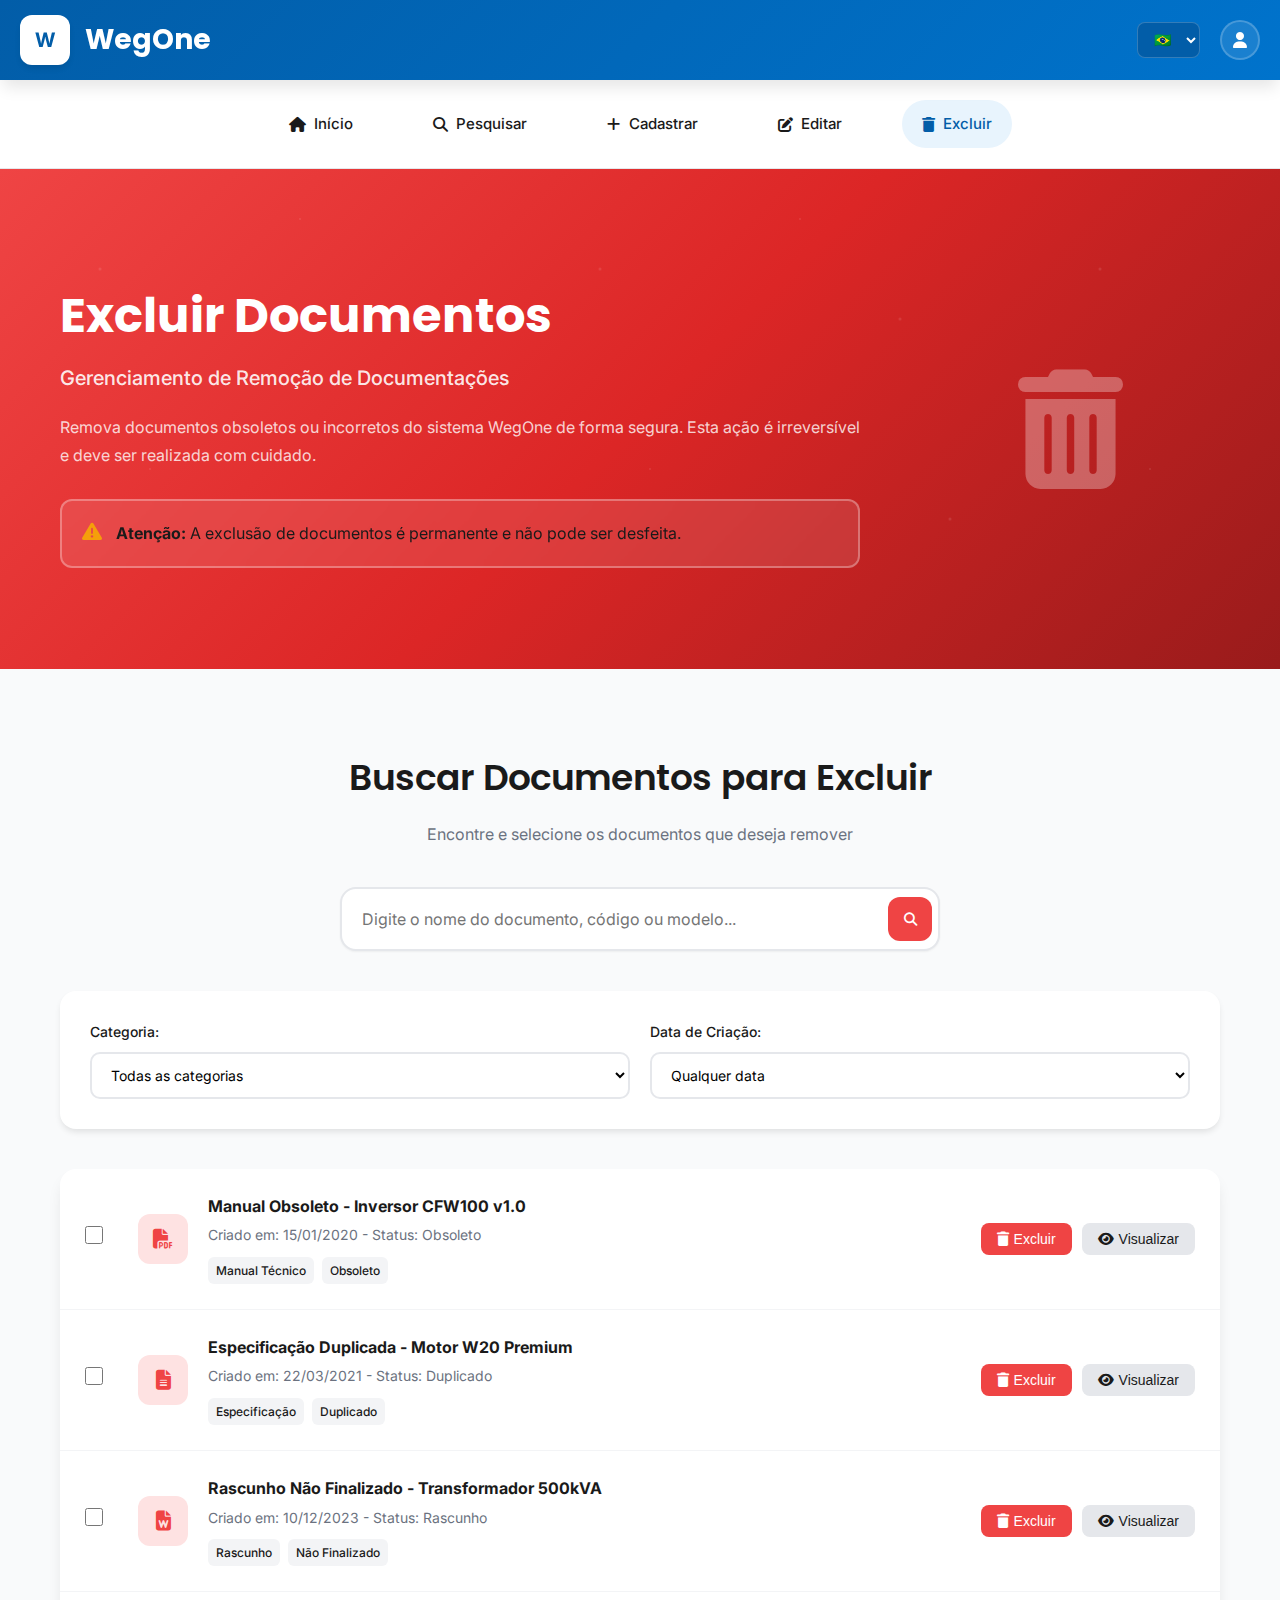
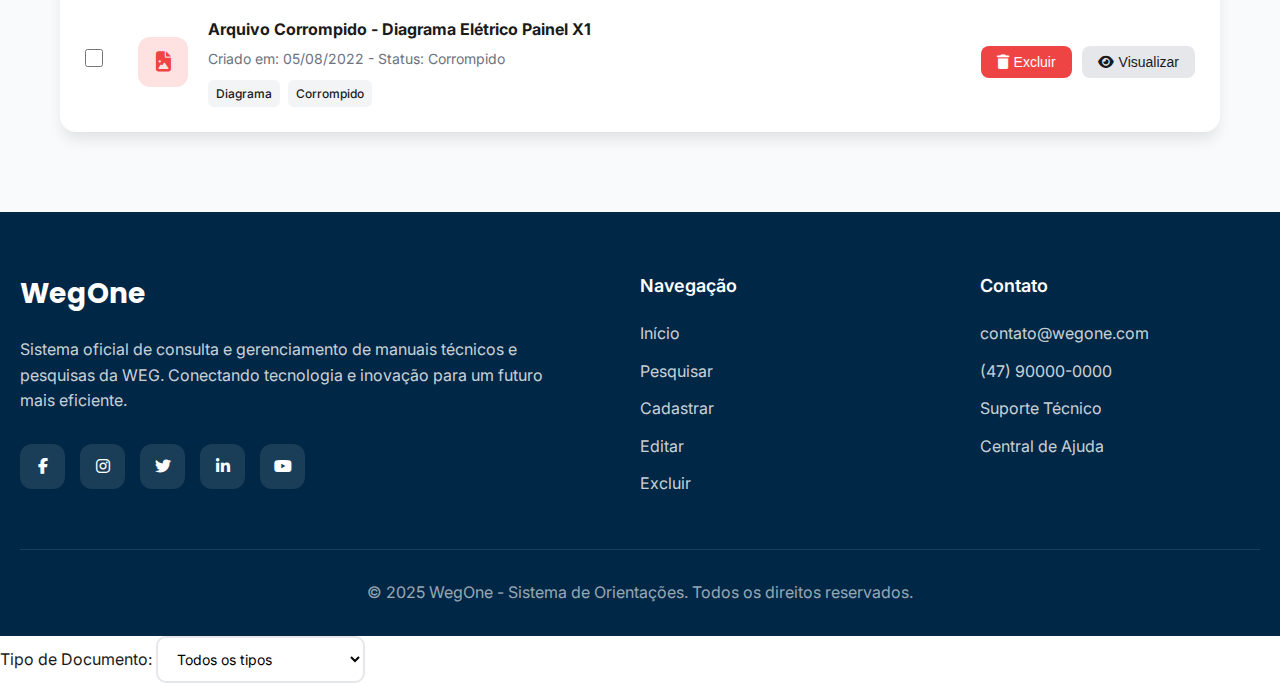
<file: FRONT-END/Prototipo Alta Fidelidade/Pags Extras/excluir.html>
<!DOCTYPE html>
<html lang="pt-br">

<head>
    <meta charset="UTF-8">
    <meta name="viewport" content="width=device-width, initial-scale=1.0">
    <title>WegOne - Excluir Documentos</title>
    <link href="https://fonts.googleapis.com/css2?family=Inter:wght@300;400;500;600;700&family=Poppins:wght@400;500;600;700&display=swap" rel="stylesheet">
    <link href="https://cdnjs.cloudflare.com/ajax/libs/font-awesome/6.4.0/css/all.min.css" rel="stylesheet">
    <link rel="stylesheet" href="./excluir.css">
</head>

<body>
    <!-- HEADER -->
    <header>
        <div class="header-container">
            <div class="logo-section">
                <div class="logo">W</div>
                <a href="../Pag Inicial/index.html" class="brand-name">WegOne</a>
            </div>
            
            <div class="header-actions">
                <select class="language-selector" id="language">
                    <option value="pt">🇧🇷</option>
                    <option value="en">🇺🇸</option>
                    <option value="de">🇩🇪</option>
                    <option value="es">🇪🇸</option>
                    <option value="zh">🇨🇳</option>
                </select>
                
                <div class="profile-menu">
                    <div class="profile-btn">
                        <i class="fas fa-user"></i>
                    </div>
                </div>
            </div>
        </div>
    </header>

    <!-- NAVEGAÇÃO -->
    <nav>
        <div class="nav-container">
            <ul class="nav-list">
                <li class="nav-item"><a href="../Pag Inicial/index.html"><i class="fas fa-home"></i> Início</a></li>
                <li class="nav-item"><a href="../Pag Inicial/index.html#search"><i class="fas fa-search"></i> Pesquisar</a></li>
                <li class="nav-item"><a href="../Pags Extras/cadastrar.html"><i class="fas fa-plus"></i> Cadastrar</a></li>
                <li class="nav-item"><a href="../Pags Extras/editar.html"><i class="fas fa-edit"></i> Editar</a></li>
                <li class="nav-item active"><a href="#"><i class="fas fa-trash"></i> Excluir</a></li>
            </ul>
        </div>
    </nav>

    <!-- SEÇÃO HERO EXCLUIR -->
    <section class="hero">
        <div class="hero-container">
            <div class="hero-content">
                <h1>Excluir Documentos</h1>
                <p class="subtitle">Gerenciamento de Remoção de Documentações</p>
                <p class="description">
                    Remova documentos obsoletos ou incorretos do sistema WegOne de forma segura. 
                    Esta ação é irreversível e deve ser realizada com cuidado.
                </p>
                <div class="warning-box">
                    <i class="fas fa-exclamation-triangle"></i>
                    <strong>Atenção:</strong> A exclusão de documentos é permanente e não pode ser desfeita.
                </div>
            </div>
            
            <div class="hero-visual">
                <div class="hero-graphic">
                    <i class="fas fa-trash-alt hero-icon"></i>
                </div>
            </div>
        </div>
    </section>

    <!-- BUSCA PARA EXCLUSÃO -->
    <section class="search-section">
        <div class="search-container">
            <h2 class="search-title">Buscar Documentos para Excluir</h2>
            <p class="search-subtitle">Encontre e selecione os documentos que deseja remover</p>
            
            <div class="search-box">
                <input type="text" 
                       class="search-input" 
                       id="deleteSearchInput"
                       placeholder="Digite o nome do documento, código ou modelo..."
                       oninput="handleDeleteSearch()">
                <button class="search-btn">
                    <i class="fas fa-search"></i>
                </button>
            </div>
            
            <div class="search-filters">
                <div class="filter-group">
                    <label for="category">Categoria:</label>
                    <select id="category" class="filter-select">
                        <option value="">Todas as categorias</option>
                        <option value="motores">Motores</option>
                        <option value="inversores">Inversores</option>
                        <option value="transformadores">Transformadores</option>
                        <option value="automacao">Automação</option>
                        <option value="geradores">Geradores</option>
                    </select>
                </div>
                
                <div class="filter-group">
                    <label for="dateRange">Data de Criação:</label>
                    <select id="dateRange" class="filter-select">
                        <option value="">Qualquer data</option>
                        <option value="today">Hoje</option>
                        <option value="week">Esta semana</option>
                        <option value="month">Este mês</option>
                        <option value="year">Este ano</option>
                        <option value="older">Mais antigo</option>
                    </select>
                </div>
            </div>

            <!-- AÇÕES EM LOTE -->
            <div class="batch-actions" id="batchActions">
                <div class="batch-info">
                    <i class="fas fa-info-circle"></i>
                    <span id="selectedCount">0 documentos selecionados</span>
                </div>
                <div class="batch-buttons">
                    <button class="btn-secondary" onclick="deselectAll()">
                        <i class="fas fa-times"></i> Desmarcar Todos
                    </button>
                    <button class="btn-danger" onclick="deleteSelected()">
                        <i class="fas fa-trash"></i> Excluir Selecionados
                    </button>
                </div>
            </div>
            
            <div class="search-results active" id="deleteSearchResults">
                <div class="result-item">
                    <div class="result-checkbox">
                        <input type="checkbox" id="doc1" onchange="updateSelection()">
                    </div>
                    <div class="result-icon"><i class="fas fa-file-pdf"></i></div>
                    <div class="result-content">
                        <strong>Manual Obsoleto - Inversor CFW100 v1.0</strong>
                        <p>Criado em: 15/01/2020 - Status: Obsoleto</p>
                        <div class="result-meta">
                            <span class="meta-tag">Manual Técnico</span>
                            <span class="meta-tag">Obsoleto</span>
                        </div>
                    </div>
                    <div class="result-actions">
                        <button class="action-btn delete-btn" onclick="deleteSingle('cfw100-v1')">
                            <i class="fas fa-trash"></i> Excluir
                        </button>
                        <button class="action-btn preview-btn" onclick="previewDocument('cfw100-v1')">
                            <i class="fas fa-eye"></i> Visualizar
                        </button>
                    </div>
                </div>
                
                <div class="result-item">
                    <div class="result-checkbox">
                        <input type="checkbox" id="doc2" onchange="updateSelection()">
                    </div>
                    <div class="result-icon"><i class="fas fa-file-alt"></i></div>
                    <div class="result-content">
                        <strong>Especificação Duplicada - Motor W20 Premium</strong>
                        <p>Criado em: 22/03/2021 - Status: Duplicado</p>
                        <div class="result-meta">
                            <span class="meta-tag">Especificação</span>
                            <span class="meta-tag">Duplicado</span>
                        </div>
                    </div>
                    <div class="result-actions">
                        <button class="action-btn delete-btn" onclick="deleteSingle('w20-dup')">
                            <i class="fas fa-trash"></i> Excluir
                        </button>
                        <button class="action-btn preview-btn" onclick="previewDocument('w20-dup')">
                            <i class="fas fa-eye"></i> Visualizar
                        </button>
                    </div>
                </div>
                
                <div class="result-item">
                    <div class="result-checkbox">
                        <input type="checkbox" id="doc3" onchange="updateSelection()">
                    </div>
                    <div class="result-icon"><i class="fas fa-file-word"></i></div>
                    <div class="result-content">
                        <strong>Rascunho Não Finalizado - Transformador 500kVA</strong>
                        <p>Criado em: 10/12/2023 - Status: Rascunho</p>
                        <div class="result-meta">
                            <span class="meta-tag">Rascunho</span>
                            <span class="meta-tag">Não Finalizado</span>
                        </div>
                    </div>
                    <div class="result-actions">
                        <button class="action-btn delete-btn" onclick="deleteSingle('transf-draft')">
                            <i class="fas fa-trash"></i> Excluir
                        </button>
                        <button class="action-btn preview-btn" onclick="previewDocument('transf-draft')">
                            <i class="fas fa-eye"></i> Visualizar
                        </button>
                    </div>
                </div>

                <div class="result-item">
                    <div class="result-checkbox">
                        <input type="checkbox" id="doc4" onchange="updateSelection()">
                    </div>
                    <div class="result-icon"><i class="fas fa-file-image"></i></div>
                    <div class="result-content">
                        <strong>Arquivo Corrompido - Diagrama Elétrico Painel X1</strong>
                        <p>Criado em: 05/08/2022 - Status: Corrompido</p>
                        <div class="result-meta">
                            <span class="meta-tag">Diagrama</span>
                            <span class="meta-tag">Corrompido</span>
                        </div>
                    </div>
                    <div class="result-actions">
                        <button class="action-btn delete-btn" onclick="deleteSingle('painel-x1-corrupt')">
                            <i class="fas fa-trash"></i> Excluir
                        </button>
                        <button class="action-btn preview-btn" onclick="previewDocument('painel-x1-corrupt')">
                            <i class="fas fa-eye"></i> Visualizar
                        </button>
                    </div>
                </div>
            </div>
        </div>
    </section>

    <!-- Modal de Confirmação -->
    <div class="modal-overlay" id="modalOverlay">
        <div class="modal">
            <div class="modal-header">
                <div class="modal-icon">
                    <i class="fas fa-exclamation-triangle"></i>
                </div>
                <h3>Confirmar Exclusão</h3>
            </div>
            <div class="modal-body">
                <p>Tem certeza que deseja excluir os documentos selecionados?</p>
                <p><strong>Esta ação não pode ser desfeita!</strong></p>
                <div class="modal-details" id="modalDetails">
                    <!-- Detalhes dos documentos serão inseridos aqui -->
                </div>
            </div>
            <div class="modal-actions">
                <button class="btn-secondary" onclick="closeModal()">
                    <i class="fas fa-times"></i>
                    Cancelar
                </button>
                <button class="btn-danger" id="confirmDeleteBtn">
                    <i class="fas fa-trash"></i>
                    Confirmar Exclusão
                </button>
            </div>
        </div>
    </div>

    <!-- FOOTER -->
    <footer>
        <div class="footer-container">
            <div class="footer-content">
                <div class="footer-brand">
                    <h3>WegOne</h3>
                    <p>
                        Sistema oficial de consulta e gerenciamento de manuais técnicos e pesquisas da WEG. 
                        Conectando tecnologia e inovação para um futuro mais eficiente.
                    </p>
                    <div class="footer-social">
                        <a href="https://www.facebook.com" target="_blank" rel="external" class="social-link"><i class="fab fa-facebook-f"></i></a>
                        <a href="https://www.instagram.com" target="_blank" rel="external" class="social-link"><i class="fab fa-instagram"></i></a>
                        <a href="https://x.com" target="_blank" rel="external" class="social-link"><i class="fab fa-twitter"></i></a>
                        <a href="https://br.linkedin.com" target="_blank" rel="external" class="social-link"><i class="fab fa-linkedin-in"></i></a>
                        <a href="https://www.youtube.com/" target="_blank" rel="external" class="social-link"><i class="fab fa-youtube"></i></a>
                    </div>
                </div>
                
                <div class="footer-section">
                    <h4>Navegação</h4>
                    <ul>
                        <li><a href="../Pag Inicial/index.html">Início</a></li>
                        <li><a href="../Pag Inicial/index.html#search">Pesquisar</a></li>
                        <li><a href="../Pags Extras/cadastrar.html">Cadastrar</a></li>
                        <li><a href="../Pags Extras/editar.html">Editar</a></li>
                        <li><a href="#">Excluir</a></li>
                    </ul>
                </div>
                
                <div class="footer-section">
                    <h4>Contato</h4>
                    <ul>
                        <li><a href="mailto:contato@wegone.com">contato@wegone.com</a></li>
                        <li><a href="tel:+5547900000000">(47) 90000-0000</a></li>
                        <li><a href="#">Suporte Técnico</a></li>
                        <li><a href="#">Central de Ajuda</a></li>
                    </ul>
                </div>
            </div>
            
            <div class="footer-bottom">
                <p>&copy; 2025 WegOne - Sistema de Orientações. Todos os direitos reservados.</p>
            </div>
        </div>
    </footer>

    <script>
        let selectedDocuments = new Set();

        // Função de busca para exclusão
        function handleDeleteSearch() {
            const searchInput = document.getElementById('deleteSearchInput');
            const searchResults = document.getElementById('deleteSearchResults');
            const query = searchInput.value.toLowerCase().trim();
            
            if (query.length > 0) {
                // Simulação de filtro em tempo real
                const resultItems = searchResults.querySelectorAll('.result-item');
                resultItems.forEach(item => {
                    const text = item.textContent.toLowerCase();
                    if (text.includes(query)) {
                        item.style.display = 'flex';
                        item.style.animation = 'slideInUp 0.3s ease';
                    } else {
                        item.style.display = 'none';
                    }
                });
            } else {
                const resultItems = searchResults.querySelectorAll('.result-item');
                resultItems.forEach(item => {
                    item.style.display = 'flex';
                });
            }
        }

        // Atualizar seleção
        function updateSelection() {
            const checkboxes = document.querySelectorAll('.result-checkbox input[type="checkbox"]');
            const batchActions = document.getElementById('batchActions');
            const selectedCount = document.getElementById('selectedCount');
            
            selectedDocuments.clear();
            let count = 0;
            
            checkboxes.forEach(checkbox => {
                if (checkbox.checked) {
                    selectedDocuments.add(checkbox.id);
                    checkbox.closest('.result-item').classList.add('selected');
                    count++;
                } else {
                    checkbox.closest('.result-item').classList.remove('selected');
                }
            });
            
            selectedCount.textContent = `${count} documento${count !== 1 ? 's' : ''} selecionado${count !== 1 ? 's' : ''}`;
            
            if (count > 0) {
                batchActions.classList.add('active');
            } else {
                batchActions.classList.remove('active');
            }
        }

        // Desmarcar todos
        function deselectAll() {
            const checkboxes = document.querySelectorAll('.result-checkbox input[type="checkbox"]');
            checkboxes.forEach(checkbox => {
                checkbox.checked = false;
            });
            updateSelection();
        }

        // Excluir documentos selecionados
        function deleteSelected() {
            if (selectedDocuments.size === 0) {
                alert('Nenhum documento selecionado.');
                return;
            }
            
            showDeleteModal(Array.from(selectedDocuments));
        }

        // Excluir documento individual
        function deleteSingle(documentId) {
            showDeleteModal([documentId]);
        }

        // Mostrar modal de confirmação
        function showDeleteModal(documentIds) {
            const modal = document.getElementById('modalOverlay');
            const modalDetails = document.getElementById('modalDetails');
            const confirmBtn = document.getElementById('confirmDeleteBtn');
            
            // Simular nomes dos documentos
            const documentNames = {
                'cfw100-v1': 'Manual Obsoleto - Inversor CFW100 v1.0',
                'w20-dup': 'Especificação Duplicada - Motor W20 Premium',
                'transf-draft': 'Rascunho Não Finalizado - Transformador 500kVA',
                'painel-x1-corrupt': 'Arquivo Corrompido - Diagrama Elétrico Painel X1',
                'doc1': 'Manual Obsoleto - Inversor CFW100 v1.0',
                'doc2': 'Especificação Duplicada - Motor W20 Premium',
                'doc3': 'Rascunho Não Finalizado - Transformador 500kVA',
                'doc4': 'Arquivo Corrompido - Diagrama Elétrico Painel X1'
            };
            
            // Preencher detalhes
            modalDetails.innerHTML = '';
            documentIds.forEach(id => {
                const p = document.createElement('p');
                p.innerHTML = `<strong>•</strong> ${documentNames[id] || 'Documento não encontrado'}`;
                modalDetails.appendChild(p);
            });
            
            // Configurar botão de confirmação
            confirmBtn.onclick = () => {
                performDelete(documentIds);
            };
            
            modal.style.display = 'flex';
        }

        // Executar exclusão
        function performDelete(documentIds) {
            const confirmBtn = document.getElementById('confirmDeleteBtn');
            
            // Simular processo de exclusão
            confirmBtn.innerHTML = '<i class="fas fa-spinner fa-spin"></i> Excluindo...';
            confirmBtn.disabled = true;
            
            setTimeout(() => {
                // Remover itens da interface
                documentIds.forEach(id => {
                    const checkbox = document.getElementById(id);
                    if (checkbox) {
                        const resultItem = checkbox.closest('.result-item');
                        if (resultItem) {
                            resultItem.style.animation = 'slideOut 0.3s ease';
                            setTimeout(() => {
                                resultItem.remove();
                            }, 300);
                        }
                    }
                });
                
                // Limpar seleção
                selectedDocuments.clear();
                updateSelection();
                
                // Fechar modal
                closeModal();
                
                // Mostrar confirmação
                alert(`${documentIds.length} documento${documentIds.length !== 1 ? 's' : ''} excluído${documentIds.length !== 1 ? 's' : ''} com sucesso!`);
                
                // Resetar botão
                confirmBtn.innerHTML = '<i class="fas fa-trash"></i> Confirmar Exclusão';
                confirmBtn.disabled = false;
            }, 2000);
        }

        // Visualizar documento
        function previewDocument(documentId) {
            console.log('Visualizando documento:', documentId);
            alert(`Abrindo visualização do documento: ${documentId}`);
        }

        // Fechar modal
        function closeModal() {
            const modal = document.getElementById('modalOverlay');
            modal.style.display = 'none';
        }

        // Fechar modal clicando fora
        document.getElementById('modalOverlay').addEventListener('click', (e) => {
            if (e.target.id === 'modalOverlay') {
                closeModal();
            }
        });

        // Filtros de pesquisa
        document.addEventListener('DOMContentLoaded', function() {
            const filters = document.querySelectorAll('.filter-select');
            filters.forEach(filter => {
                filter.addEventListener('change', function() {
                    console.log('Filtro alterado:', this.id, this.value);
                    // Aqui seria implementada a lógica de filtro
                });
            });
        });

        // Efeito de scroll no header
        window.addEventListener('scroll', function() {
            const header = document.querySelector('header');
            if (window.scrollY > 100) {
                header.style.background = 'linear-gradient(135deg, rgba(2, 93, 168, 0.95) 0%, rgba(0, 115, 204, 0.95) 100%)';
                header.style.backdropFilter = 'blur(15px)';
            } else {
                header.style.background = 'linear-gradient(135deg, var(--primary-blue) 0%, var(--secondary-blue) 100%)';
                header.style.backdropFilter = 'blur(10px)';
            }
        });

        // Animação de saída para elementos removidos
        const style = document.createElement('style');
        style.textContent = `
            @keyframes slideOut {
                from {
                    opacity: 1;
                    transform: translateX(0);
                }
                to {
                    opacity: 0;
                    transform: translateX(-100%);
                }
            }
        `;
        document.head.appendChild(style);
    </script>
</body>

</html>
                    <label for="documentType">Tipo de Documento:</label>
                    <select id="documentType" class="filter-select">
                        <option value="">Todos os tipos</option>
                        <option value="manual">Manual Técnico</option>
                        <option value="especificacao">Especificação</option>
                        <option value="guia">Guia de Instalação</option>
                        <option value="manutencao">Manual de Manutenção</option>
                    </select>
                </div>
                
                <div class="filter-group">
</file>
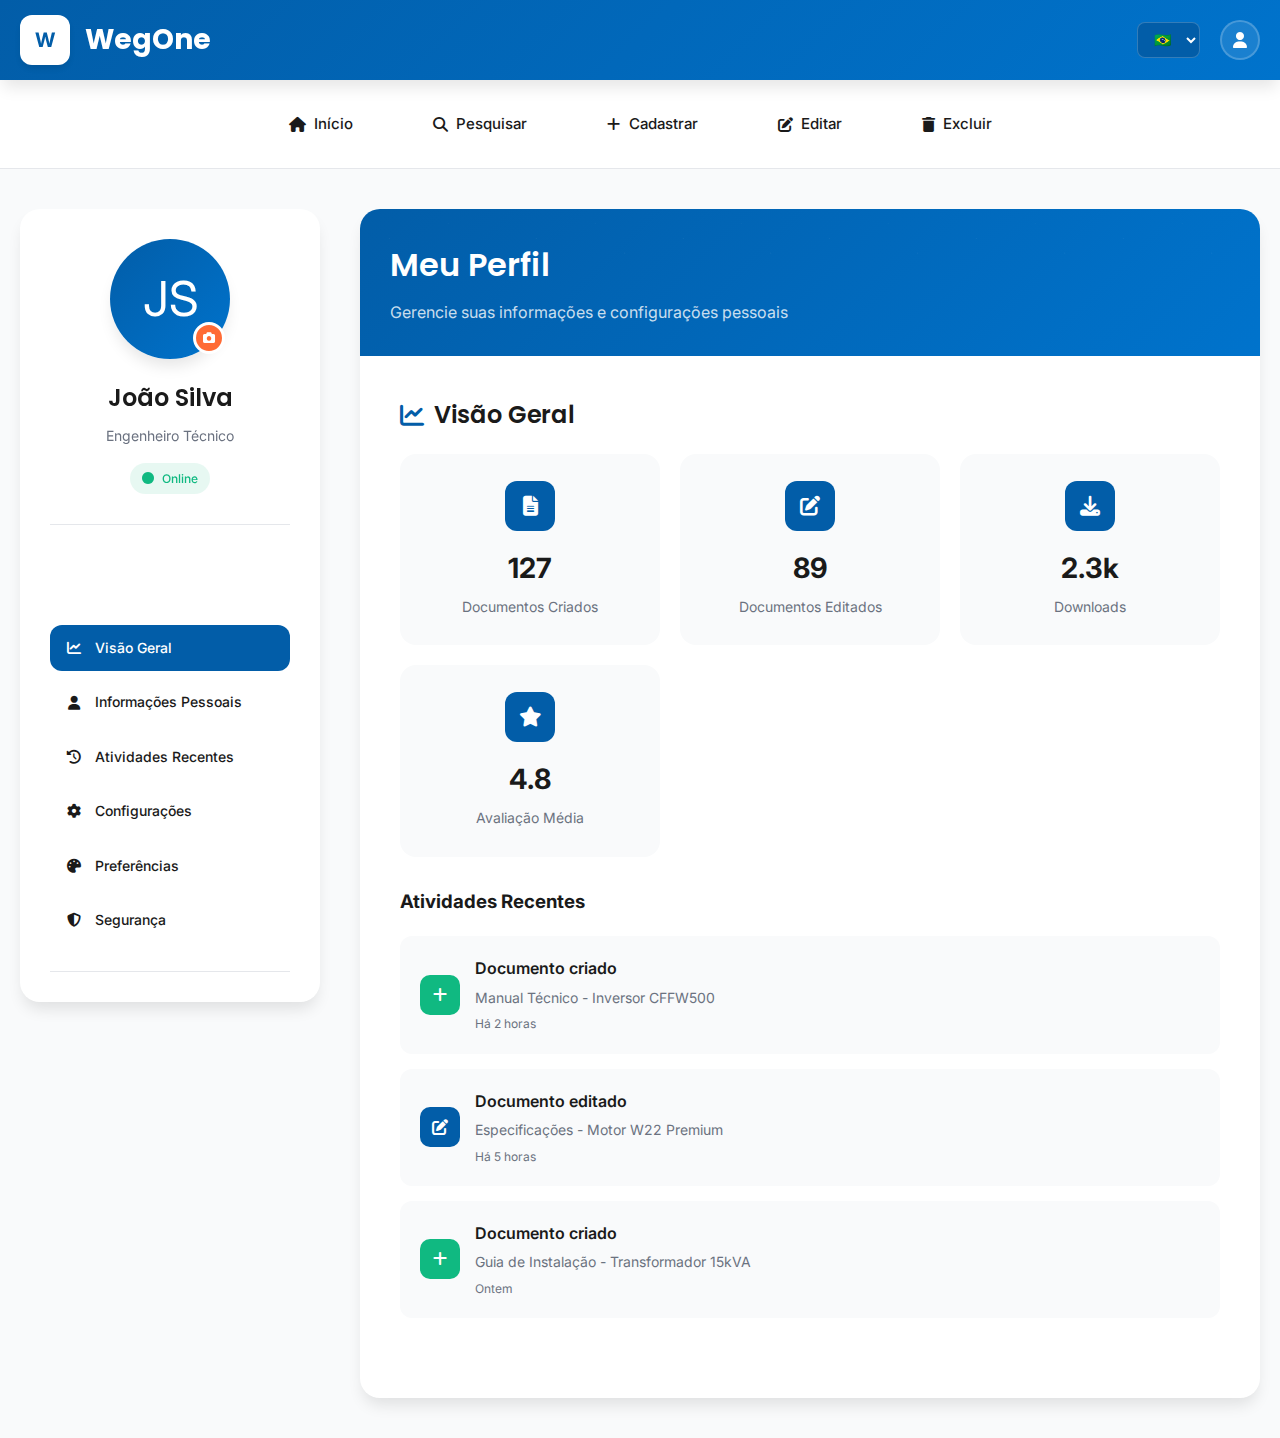
<file: FRONT-END/Prototipo Alta Fidelidade/Pags Perfil/perfil.html>
<!DOCTYPE html>
<html lang="pt-br">

<head>
    <meta charset="UTF-8">
    <meta name="viewport" content="width=device-width, initial-scale=1.0">
    <title>WegOne - Meu Perfil</title>
    <link href="https://fonts.googleapis.com/css2?family=Inter:wght@300;400;500;600;700&family=Poppins:wght@400;500;600;700&display=swap" rel="stylesheet">
    <link href="https://cdnjs.cloudflare.com/ajax/libs/font-awesome/6.4.0/css/all.min.css" rel="stylesheet">
    <link rel="stylesheet" href="./perfil.css">
</head>

<body>
    <!-- HEADER -->
    <header>
        <div class="header-container">
            <div class="logo-section">
                <div class="logo">W</div>
                <a href="../Pag Inicial/index.html" class="brand-name">WegOne</a>
            </div>
            
            <div class="header-actions">
                <select class="language-selector" id="language">
                    <option value="pt">🇧🇷</option>
                    <option value="en">🇺🇸</option>
                    <option value="de">🇩🇪</option>
                    <option value="es">🇪🇸</option>
                    <option value="zh">🇨🇳</option>
                </select>
                
                <div class="profile-menu">
                    <div class="profile-btn">
                        <i class="fas fa-user"></i>
                    </div>
                </div>
            </div>
        </div>
    </header>

    <!-- NAVEGAÇÃO -->
    <nav>
        <div class="nav-container">
            <ul class="nav-list">
                <li class="nav-item"><a href="../Pag Inicial/index.html"><i class="fas fa-home"></i> Início</a></li>
                <li class="nav-item"><a href="../Pag Inicial/index.html#search"><i class="fas fa-search"></i> Pesquisar</a></li>
                <li class="nav-item"><a href="../Pags Extras/cadastrar.html"><i class="fas fa-plus"></i> Cadastrar</a></li>
                <li class="nav-item"><a href="../Pags Extras/editar.html"><i class="fas fa-edit"></i> Editar</a></li>
                <li class="nav-item"><a href="../Pags Extras/excluir.html"><i class="fas fa-trash"></i> Excluir</a></li>
            </ul>
        </div>
    </nav>

    <!-- CONTEÚDO PRINCIPAL -->
    <div class="main-content">
        <!-- SIDEBAR PERFIL -->
        <aside class="profile-sidebar">
            <div class="profile-header">
                <div class="profile-avatar">
                    JS
                    <div class="avatar-edit-btn">
                        <i class="fas fa-camera"></i>
                    </div>
                </div>
                <h2 class="profile-name">João Silva</h2>
                <p class="profile-role">Engenheiro Técnico</p>
                <div class="profile-status">
                    <i class="fas fa-circle"></i>
                    Online
                </div>
            </div>

            <nav>
                <ul class="sidebar-menu">
                    <li><a href="#" class="menu-link active" data-section="overview">
                        <i class="fas fa-chart-line"></i> Visão Geral
                    </a></li>
                    <li><a href="#" class="menu-link" data-section="personal">
                        <i class="fas fa-user"></i> Informações Pessoais
                    </a></li>
                    <li><a href="#" class="menu-link" data-section="activity">
                        <i class="fas fa-history"></i> Atividades Recentes
                    </a></li>
                    <li><a href="#" class="menu-link" data-section="settings">
                        <i class="fas fa-cog"></i> Configurações
                    </a></li>
                    <li><a href="#" class="menu-link" data-section="preferences">
                        <i class="fas fa-palette"></i> Preferências
                    </a></li>
                    <li><a href="#" class="menu-link" data-section="security">
                        <i class="fas fa-shield-alt"></i> Segurança
                    </a></li>
                </ul>
            </nav>
        </aside>

        <!-- ÁREA DE CONTEÚDO -->
        <main class="content-area">
            <div class="content-header">
                <h1 class="content-title">Meu Perfil</h1>
                <p class="content-subtitle">Gerencie suas informações e configurações pessoais</p>
            </div>

            <div class="content-body">
                <!-- VISÃO GERAL -->
                <section class="profile-section active" id="overview">
                    <div class="section-title">
                        <i class="fas fa-chart-line"></i>
                        <span>Visão Geral</span>
                    </div>

                    <div class="stats-grid">
                        <div class="stat-card">
                            <div class="stat-icon">
                                <i class="fas fa-file-alt"></i>
                            </div>
                            <div class="stat-number">127</div>
                            <div class="stat-label">Documentos Criados</div>
                        </div>
                        <div class="stat-card">
                            <div class="stat-icon">
                                <i class="fas fa-edit"></i>
                            </div>
                            <div class="stat-number">89</div>
                            <div class="stat-label">Documentos Editados</div>
                        </div>
                        <div class="stat-card">
                            <div class="stat-icon">
                                <i class="fas fa-download"></i>
                            </div>
                            <div class="stat-number">2.3k</div>
                            <div class="stat-label">Downloads</div>
                        </div>
                        <div class="stat-card">
                            <div class="stat-icon">
                                <i class="fas fa-star"></i>
                            </div>
                            <div class="stat-number">4.8</div>
                            <div class="stat-label">Avaliação Média</div>
                        </div>
                    </div>

                    <h3 style="margin-bottom: 20px; color: var(--text-dark);">Atividades Recentes</h3>
                    <div class="activity-list">
                        <div class="activity-item">
                            <div class="activity-icon create">
                                <i class="fas fa-plus"></i>
                            </div>
                            <div class="activity-content">
                                <div class="activity-title">Documento criado</div>
                                <div class="activity-description">Manual Técnico - Inversor CFFW500</div>
                                <div class="activity-time">Há 2 horas</div>
                            </div>
                        </div>
                        <div class="activity-item">
                            <div class="activity-icon edit">
                                <i class="fas fa-edit"></i>
                            </div>
                            <div class="activity-content">
                                <div class="activity-title">Documento editado</div>
                                <div class="activity-description">Especificações - Motor W22 Premium</div>
                                <div class="activity-time">Há 5 horas</div>
                            </div>
                        </div>
                        <div class="activity-item">
                            <div class="activity-icon create">
                                <i class="fas fa-plus"></i>
                            </div>
                            <div class="activity-content">
                                <div class="activity-title">Documento criado</div>
                                <div class="activity-description">Guia de Instalação - Transformador 15kVA</div>
                                <div class="activity-time">Ontem</div>
                            </div>
                        </div>
                    </div>
                </section>

                <!-- INFORMAÇÕES PESSOAIS -->
                <section class="profile-section" id="personal">
                    <div class="section-title">
                        <i class="fas fa-user"></i>
                        <span>Informações Pessoais</span>
                    </div>

                    <form>
                        <div class="form-grid">
                            <div class="form-group">
                                <label for="firstName">Nome</label>
                                <input type="text" id="firstName" value="João">
                            </div>
                            <div class="form-group">
                                <label for="lastName">Sobrenome</label>
                                <input type="text" id="lastName" value="Silva">
                            </div>
                            <div class="form-group">
                                <label for="email">E-mail</label>
                                <input type="email" id="email" value="joao.silva@weg.net">
                            </div>
                            <div class="form-group">
                                <label for="phone">Telefone</label>
                                <input type="tel" id="phone" value="(47) 99999-9999">
                            </div>
                            <div class="form-group">
                                <label for="department">Departamento</label>
                                <select id="department">
                                    <option value="engenharia">Engenharia</option>
                                    <option value="vendas">Vendas</option>
                                    <option value="suporte">Suporte Técnico</option>
                                    <option value="pesquisa">Pesquisa e Desenvolvimento</option>
                                </select>
                            </div>
                            <div class="form-group">
                                <label for="position">Cargo</label>
                                <input type="text" id="position" value="Engenheiro Técnico Sênior">
                            </div>
                        </div>

                        <div class="form-group">
                            <label for="bio">Biografia</label>
                            <textarea id="bio" placeholder="Conte um pouco sobre você...">Engenheiro especializado em sistemas de automação industrial com mais de 8 anos de experiência na WEG. Focado no desenvolvimento de soluções inovadoras para o setor de energia e automação.</textarea>
                        </div>

                        <div class="btn-group">
                            <button type="button" class="btn-secondary">
                                <i class="fas fa-times"></i> Cancelar
                            </button>
                            <button type="submit" class="btn-primary">
                                <i class="fas fa-save"></i> Salvar Alterações
                            </button>
                        </div>
                    </form>
                </section>

                <!-- ATIVIDADES RECENTES -->
                <section class="profile-section" id="activity">
                    <div class="section-title">
                        <i class="fas fa-history"></i>
                        <span>Histórico de Atividades</span>
                    </div>

                    <div class="activity-list">
                        <div class="activity-item">
                            <div class="activity-icon create">
                                <i class="fas fa-plus"></i>
                            </div>
                            <div class="activity-content">
                                <div class="activity-title">Documento criado</div>
                                <div class="activity-description">Manual Técnico - Inversor CFFW500 v2.1</div>
                                <div class="activity-time">15/07/2025 às 14:30</div>
                            </div>
                        </div>
                        <div class="activity-item">
                            <div class="activity-icon edit">
                                <i class="fas fa-edit"></i>
                            </div>
                            <div class="activity-content">
                                <div class="activity-title">Documento editado</div>
                                <div class="activity-description">Especificações - Motor W22 Premium - Atualização de especificações técnicas</div>
                                <div class="activity-time">15/07/2025 às 10:15</div>
                            </div>
                        </div>
                        <div class="activity-item">
                            <div class="activity-icon create">
                                <i class="fas fa-plus"></i>
                            </div>
                            <div class="activity-content">
                                <div class="activity-title">Documento criado</div>
                                <div class="activity-description">Guia de Instalação - Transformador Seco 15kVA</div>
                                <div class="activity-time">14/07/2025 às 16:45</div>
                            </div>
                        </div>
                        <div class="activity-item">
                            <div class="activity-icon delete">
                                <i class="fas fa-trash"></i>
                            </div>
                            <div class="activity-content">
                                <div class="activity-title">Documento excluído</div>
                                <div class="activity-description">Manual Obsoleto - Inversor CFW100 v1.0 (versão desatualizada)</div>
                                <div class="activity-time">14/07/2025 às 09:20</div>
                            </div>
                        </div>
                        <div class="activity-item">
                            <div class="activity-icon edit">
                                <i class="fas fa-edit"></i>
                            </div>
                            <div class="activity-content">
                                <div class="activity-title">Documento editado</div>
                                <div class="activity-description">Manual de Manutenção - Motor W21 - Correções de procedimentos</div>
                                <div class="activity-time">13/07/2025 às 14:10</div>
                            </div>
                        </div>
                    </div>
                </section>

                <!-- CONFIGURAÇÕES -->
                <section class="profile-section" id="settings">
                    <div class="section-title">
                        <i class="fas fa-cog"></i>
                        <span>Configurações</span>
                    </div>

                    <div class="settings-group">
                        <h4><i class="fas fa-bell"></i> Notificações</h4>
                        
                        <div class="setting-item">
                            <div class="setting-info">
                                <div class="setting-title">Notificações por e-mail</div>
                                <div class="setting-description">Receba notificações sobre atividades importantes</div>
                            </div>
                            <div class="toggle-switch active" onclick="toggleSwitch(this)"></div>
                        </div>

                        <div class="setting-item">
                            <div class="setting-info">
                                <div class="setting-title">Notificações de comentários</div>
                                <div class="setting-description">Seja notificado quando alguém comentar em seus documentos</div>
                            </div>
                            <div class="toggle-switch active" onclick="toggleSwitch(this)"></div>
                        </div>

                        <div class="setting-item">
                            <div class="setting-info">
                                <div class="setting-title">Relatórios semanais</div>
                                <div class="setting-description">Receba um resumo semanal das suas atividades</div>
                            </div>
                            <div class="toggle-switch" onclick="toggleSwitch(this)"></div>
                        </div>
                    </div>

                    <div class="settings-group">
                        <h4><i class="fas fa-eye"></i> Privacidade</h4>
                        
                        <div class="setting-item">
                            <div class="setting-info">
                                <div class="setting-title">Perfil público</div>
                                <div class="setting-description">Permitir que outros usuários vejam seu perfil</div>
                            </div>
                            <div class="toggle-switch active" onclick="toggleSwitch(this)"></div>
                        </div>

                        <div class="setting-item">
                            <div class="setting-info">
                                <div class="setting-title">Mostrar atividades</div>
                                <div class="setting-description">Exibir suas atividades recentes para outros usuários</div>
                            </div>
                            <div class="toggle-switch" onclick="toggleSwitch(this)"></div>
                        </div>
                    </div>

                    <div class="settings-group">
                        <h4><i class="fas fa-language"></i> Idioma e Região</h4>
                        
                        <div class="form-grid">
                            <div class="form-group">
                                <label for="language">Idioma</label>
                                <select id="language">
                                    <option value="pt-br">Português (Brasil)</option>
                                    <option value="en">English</option>
                                    <option value="es">Español</option>
                                    <option value="de">Deutsch</option>
                                </select>
                            </div>
                            <div class="form-group">
                                <label for="timezone">Fuso Horário</label>
                                <select id="timezone">
                                    <option value="america/sao_paulo">América/São Paulo (UTC-3)</option>
                                    <option value="america/new_york">América/Nova York (UTC-4)</option>
                                    <option value="europe/london">Europa/Londres (UTC+1)</option>
                                </select>
                            </div>
                        </div>
                    </div>
                </section>

                <!-- PREFERÊNCIAS -->
                <section class="profile-section" id="preferences">
                    <div class="section-title">
                        <i class="fas fa-palette"></i>
                        <span>Preferências de Interface</span>
                    </div>

                    <h4 style="margin-bottom: 20px;">Tema da Interface</h4>
                    <div class="preference-grid">
                        <div class="preference-card selected">
                            <div class="preference-icon">
                                <i class="fas fa-sun"></i>
                            </div>
                            <div class="preference-title">Tema Claro</div>
                            <div class="preference-description">Interface clara e moderna</div>
                        </div>
                        <div class="preference-card">
                            <div class="preference-icon">
                                <i class="fas fa-moon"></i>
                            </div>
                            <div class="preference-title">Tema Escuro</div>
                            <div class="preference-description">Ideal para ambientes com pouca luz</div>
                        </div>
                        <div class="preference-card">
                            <div class="preference-icon">
                                <i class="fas fa-adjust"></i>
                            </div>
                            <div class="preference-title">Automático</div>
                            <div class="preference-description">Segue as configurações do sistema</div>
                        </div>
                    </div>

                    <h4 style="margin: 30px 0 20px;">Densidade da Interface</h4>
                    <div class="preference-grid">
                        <div class="preference-card">
                            <div class="preference-icon">
                                <i class="fas fa-compress-alt"></i>
                            </div>
                            <div class="preference-title">Compacta</div>
                            <div class="preference-description">Mais informações em menos espaço</div>
                        </div>
                        <div class="preference-card selected">
                            <div class="preference-icon">
                                <i class="fas fa-expand-alt"></i>
                            </div>
                            <div class="preference-title">Confortável</div>
                            <div class="preference-description">Espaçamento equilibrado</div>
                        </div>
                        <div class="preference-card">
                            <div class="preference-icon">
                                <i class="fas fa-arrows-alt"></i>
                            </div>
                            <div class="preference-title">Espaçosa</div>
                            <div class="preference-description">Máximo conforto visual</div>
                        </div>
                    </div>
                </section>

                <!-- SEGURANÇA -->
                <section class="profile-section" id="security">
                    <div class="section-title">
                        <i class="fas fa-shield-alt"></i>
                        <span>Segurança</span>
                    </div>

                    <div class="settings-group">
                        <h4><i class="fas fa-key"></i> Alterar Senha</h4>
                        
                        <div class="form-grid">
                            <div class="form-group">
                                <label for="currentPassword">Senha Atual</label>
                                <input type="password" id="currentPassword" placeholder="Digite sua senha atual">
                            </div>
                            <div class="form-group">
                                <label for="newPassword">Nova Senha</label>
                                <input type="password" id="newPassword" placeholder="Digite sua nova senha">
                            </div>
                            <div class="form-group">
                                <label for="confirmPassword">Confirmar Nova Senha</label>
                                <input type="password" id="confirmPassword" placeholder="Confirme sua nova senha">
                            </div>
                        </div>

                        <div class="btn-group">
                            <button type="button" class="btn-primary">
                                <i class="fas fa-key"></i> Alterar Senha
                            </button>
                        </div>
                    </div>

                    <div class="settings-group">
                        <h4><i class="fas fa-mobile-alt"></i> Autenticação de Dois Fatores</h4>
                        
                        <div class="setting-item">
                            <div class="setting-info">
                                <div class="setting-title">Autenticação de dois fatores</div>
                                <div class="setting-description">Adicione uma camada extra de segurança à sua conta</div>
                            </div>
                            <div class="toggle-switch" onclick="toggleSwitch(this)"></div>
                        </div>

                        <div class="btn-group">
                            <button type="button" class="btn-secondary">
                                <i class="fas fa-qrcode"></i> Configurar Autenticador
                            </button>
                        </div>
                    </div>

                    <div class="settings-group">
                        <h4><i class="fas fa-history"></i> Sessões Ativas</h4>
                        
                        <div class="activity-list">
                            <div class="activity-item">
                                <div class="activity-icon" style="background: var(--success-green);">
                                    <i class="fas fa-desktop"></i>
                                </div>
                                <div class="activity-content">
                                    <div class="activity-title">Windows - Chrome</div>
                                    <div class="activity-description">IP: 192.168.1.100 - Jaraguá do Sul, SC</div>
                                    <div class="activity-time">Sessão atual - Ativa</div>
                                </div>
                            </div>
                            <div class="activity-item">
                                <div class="activity-icon" style="background: var(--primary-blue);">
                                    <i class="fas fa-mobile-alt"></i>
                                </div>
                                <div class="activity-content">
                                    <div class="activity-title">Android - Chrome Mobile</div>
                                    <div class="activity-description">IP: 192.168.1.50 - Jaraguá do Sul, SC</div>
                                    <div class="activity-time">Última atividade: há 2 horas</div>
                                </div>
                            </div>
                        </div>

                        <div class="btn-group">
                            <button type="button" class="btn-danger">
                                <i class="fas fa-sign-out-alt"></i> Encerrar Todas as Sessões
                            </button>
                        </div>
                    </div>

                    <div class="settings-group">
                        <h4><i class="fas fa-download"></i> Dados da Conta</h4>
                        
                        <p style="color: var(--text-light); margin-bottom: 20px;">
                            Baixe uma cópia dos seus dados ou solicite a exclusão permanente da sua conta.
                        </p>

                        <div class="btn-group">
                            <button type="button" class="btn-secondary">
                                <i class="fas fa-download"></i> Baixar Meus Dados
                            </button>
                            <button type="button" class="btn-danger">
                                <i class="fas fa-user-times"></i> Excluir Conta
                            </button>
                        </div>
                    </div>
                </section>
            </div>
        </main>
    </div>

    <script>
        // Navegação entre seções
        document.addEventListener('DOMContentLoaded', function() {
            const menuLinks = document.querySelectorAll('.menu-link');
            const sections = document.querySelectorAll('.profile-section');

            menuLinks.forEach(link => {
                link.addEventListener('click', function(e) {
                    e.preventDefault();
                    
                    // Remove active class from all links and sections
                    menuLinks.forEach(l => l.classList.remove('active'));
                    sections.forEach(s => s.classList.remove('active'));
                    
                    // Add active class to clicked link
                    this.classList.add('active');
                    
                    // Show corresponding section
                    const sectionId = this.getAttribute('data-section');
                    const targetSection = document.getElementById(sectionId);
                    if (targetSection) {
                        targetSection.classList.add('active');
                    }
                });
            });
        });

        // Toggle switches
        function toggleSwitch(element) {
            element.classList.toggle('active');
        }

        // Preference cards selection
        document.addEventListener('DOMContentLoaded', function() {
            const preferenceCards = document.querySelectorAll('.preference-card');
            
            preferenceCards.forEach(card => {
                card.addEventListener('click', function() {
                    // Remove selected class from siblings
                    const siblings = this.parentNode.querySelectorAll('.preference-card');
                    siblings.forEach(sibling => sibling.classList.remove('selected'));
                    
                    // Add selected class to clicked card
                    this.classList.add('selected');
                });
            });
        });

        // Form submissions
        document.querySelectorAll('form').forEach(form => {
            form.addEventListener('submit', function(e) {
                e.preventDefault();
                
                // Simulate form submission
                const submitBtn = this.querySelector('.btn-primary');
                const originalText = submitBtn.innerHTML;
                
                submitBtn.innerHTML = '<i class="fas fa-spinner fa-spin"></i> Salvando...';
                submitBtn.disabled = true;
                
                setTimeout(() => {
                    submitBtn.innerHTML = originalText;
                    submitBtn.disabled = false;
                    alert('Informações salvas com sucesso!');
                }, 2000);
            });
        });

        // Avatar edit functionality
        document.querySelector('.avatar-edit-btn').addEventListener('click', function() {
            const input = document.createElement('input');
            input.type = 'file';
            input.accept = 'image/*';
            input.onchange = function(e) {
                const file = e.target.files[0];
                if (file) {
                    // Simulate image upload
                    alert('Funcionalidade de upload de avatar seria implementada aqui');
                }
            };
            input.click();
        });

        // Dangerous actions confirmations
        document.addEventListener('click', function(e) {
            if (e.target.classList.contains('btn-danger')) {
                const actionText = e.target.textContent.trim();
                if (actionText.includes('Excluir') || actionText.includes('Encerrar')) {
                    if (!confirm(`Tem certeza que deseja executar esta ação: "${actionText}"?`)) {
                        e.preventDefault();
                        return false;
                    }
                }
            }
        });

        // Header scroll effect
        window.addEventListener('scroll', function() {
            const header = document.querySelector('header');
            if (window.scrollY > 100) {
                header.style.background = 'linear-gradient(135deg, rgba(2, 93, 168, 0.95) 0%, rgba(0, 115, 204, 0.95) 100%)';
                header.style.backdropFilter = 'blur(15px)';
            } else {
                header.style.background = 'linear-gradient(135deg, var(--primary-blue) 0%, var(--secondary-blue) 100%)';
                header.style.backdropFilter = 'blur(10px)';
            }
        });

        // Password strength indicator (basic implementation)
        document.getElementById('newPassword')?.addEventListener('input', function() {
            const password = this.value;
            let strength = 0;
            
            if (password.length >= 8) strength++;
            if (/[a-z]/.test(password)) strength++;
            if (/[A-Z]/.test(password)) strength++;
            if (/[0-9]/.test(password)) strength++;
            if (/[^A-Za-z0-9]/.test(password)) strength++;
            
            // You could add a visual indicator here
            console.log('Password strength:', strength);
        });

        // Auto-save functionality simulation
        let autoSaveTimeout;
        document.querySelectorAll('input, textarea, select').forEach(input => {
            input.addEventListener('input', function() {
                clearTimeout(autoSaveTimeout);
                autoSaveTimeout = setTimeout(() => {
                    // Auto-save functionality would go here
                    console.log('Auto-saving...');
                }, 3000);
            });
        });

        // Search functionality for settings (if needed)
        function searchSettings(query) {
            const settingsItems = document.querySelectorAll('.setting-item, .preference-card');
            const lowerQuery = query.toLowerCase();
            
            settingsItems.forEach(item => {
                const text = item.textContent.toLowerCase();
                if (text.includes(lowerQuery)) {
                    item.style.display = '';
                } else {
                    item.style.display = 'none';
                }
            });
        }

        // Keyboard shortcuts
        document.addEventListener('keydown', function(e) {
            // Ctrl/Cmd + S to save
            if ((e.ctrlKey || e.metaKey) && e.key === 's') {
                e.preventDefault();
                const activeSection = document.querySelector('.profile-section.active');
                const form = activeSection?.querySelector('form');
                if (form) {
                    form.dispatchEvent(new Event('submit'));
                }
            }
        });
    </script>
</body>

</html>
</file>
<file: FRONT-END/prototipo/style.css>
body {
  font-family: 'Segoe UI', Tahoma, Geneva, Verdana, sans-serif;
  background-color: #eef2f5;
  margin: 0;
  padding: 0;
}

header {
  background-color: #005baa;
  color: white;
  padding: 20px 0;
  box-shadow: 0 2px 6px rgba(0, 0, 0, 0.2);
}

.header-container {
  display: flex;
  align-items: center;
  justify-content: space-between;
  gap: 20px;
  max-width: 1800px;
  margin: auto;
  padding: 0 20px;
}

.logo {
  display: block;
  margin-left: auto;
  margin-right: auto;
  height: 70px;
}

.logo2 {
  display: block;
  margin-left: auto;
  margin-right: auto;
  height: 70px;
  width: 70px;
}

header h1 {
  margin: 0;
  font-size: 26px;
}

header select {
  padding: 6px 10px;
  border-radius: 5px;
  border: none;
  font-size: 14px;
}

nav ul {
  background-color: #003f7f;
  list-style: none;
  display: flex;
  justify-content: center;
  margin: 0;
  padding: 12px 0;
  gap: 25px;
}

nav ul li a {
  color: white;
  text-decoration: none;
  font-weight: bold;
  font-size: 16px;
  transition: color 0.3s;
}

nav ul li a:hover {
  color: #a3d3ff;
}

main {
  padding: 40px 20px;
  max-width: 900px;
  margin: auto;
}

section {
  background: white;
  padding: 30px;
  border-radius: 12px;
  box-shadow: 0 2px 12px rgba(0, 0, 0, 0.1);
}

section h2 {
  text-align: center;
  color: #003f7f;
  margin-bottom: 20px;
}

form {
  display: flex;
  flex-direction: column;
}

label {
  font-weight: bold;
  margin-bottom: 5px;
}

input, select, textarea {
  padding: 12px;
  margin-bottom: 20px;
  border: 1px solid #ccc;
  border-radius: 6px;
  font-size: 15px;
}

button {
  background-color: #005baa;
  color: white;
  border: none;
  padding: 14px;
  border-radius: 6px;
  font-size: 16px;
  font-weight: bold;
  cursor: pointer;
  transition: background-color 0.3s;
  margin-bottom: 10px;
}

button:hover {
  background-color: #003f7f;
}

/* Botão de exportar PDF com cor diferente */
button[type="button"] {
  background-color: #009688;
}

button[type="button"]:hover {
  background-color: #00695c;
}

/* Estilo da tela de login/cadastro */
.login-box {
  display: flex;
  justify-content: center;
  align-items: center;
  height: 100vh;
  background-color: #eef2f5;
}

.login-box .form-box {
  background-color: white;
  padding: 70px;
  border-radius: 22px;
  box-shadow: 0 2px 22px rgba(0, 0, 0, 0.2);
  text-align: center;
  width: 100%;
  max-width: 400px;
}

.login-box input {
  width: 100%;
  padding: 12px;
  margin: 10px 0;
  border: 1px solid #ccc;
  border-radius: 6px;
  font-size: 15px;
  box-sizing: border-box;
}

.login-box button {
  background-color: #005bac;
  color: white;
  padding: 12px;
  width: 100%;
  border: none;
  border-radius: 6px;
  font-size: 22px;
  cursor: pointer;
  margin-top: 10px;
}

.login-box button:hover {
  background-color: #004080;
}

/* Resultado da Pesquisa */
#resultado-pesquisa {
  background-color: #f1f8ff;
  padding: 20px;
  border: 1px solid #b3d4fc;
  border-radius: 8px;
  margin-top: 20px;
  font-size: 15px;
  color: #003f7f;
}

#resultado-pesquisa h3 {
  margin-top: 0;
  color: #005baa;
}

/* Link no título WegOne */
header h1 a {
  color: white;
  text-decoration: none;
  transition: color 0.3s;
}

header h1 a:hover {
  color: #a3d3ff;
}

/* Para o logo não colar no texto */
.header-container a img.logo {
  display: block;
}
</file>
<file: FRONT-END/Prototipo Alta Fidelidade/Pag Inicial/style.css>
/* RESET GERAL */
* {
    margin: 0;
    padding: 0;
    box-sizing: border-box;
}

:root {
    --primary-blue: #025da8;
    --secondary-blue: #0073cc;
    --dark-blue: #012746;
    --light-blue: #e8f4fd;
    --accent-orange: #ff6b35;
    --text-dark: #1a1a1a;
    --text-light: #6b7280;
    --white: #ffffff;
    --gray-50: #f9fafb;
    --gray-100: #f3f4f6;
    --gray-200: #e5e7eb;
    --shadow-sm: 0 1px 2px 0 rgba(0, 0, 0, 0.05);
    --shadow-md: 0 4px 6px -1px rgba(0, 0, 0, 0.1);
    --shadow-lg: 0 10px 15px -3px rgba(0, 0, 0, 0.1);
    --shadow-xl: 0 20px 25px -5px rgba(0, 0, 0, 0.1);
}

* {
    margin: 0;
    padding: 0;
    box-sizing: border-box;
}

body {
    font-family: 'Inter', sans-serif;
    background: var(--white);
    color: var(--text-dark);
    line-height: 1.6;
    overflow-x: hidden;
}

/* HEADER MODERNO */
header {
    background: linear-gradient(135deg, var(--primary-blue) 0%, var(--secondary-blue) 100%);
    padding: 15px 0;
    position: fixed;
    top: 0;
    left: 0;
    right: 0;
    z-index: 1000;
    backdrop-filter: blur(10px);
    box-shadow: var(--shadow-lg);
    transition: all 0.3s ease;
}

.header-container {
    max-width: 1400px;
    margin: 0 auto;
    padding: 0 20px;
    display: flex;
    align-items: center;
    justify-content: space-between;
}

.logo-section {
    display: flex;
    align-items: center;
    gap: 15px;
}

.logo {
    width: 50px;
    height: 50px;
    background: var(--white);
    border-radius: 12px;
    display: flex;
    align-items: center;
    justify-content: center;
    font-weight: 700;
    color: var(--primary-blue);
    font-size: 20px;
    box-shadow: var(--shadow-md);
}

.brand-name {
    font-family: 'Poppins', sans-serif;
    font-size: 28px;
    font-weight: 700;
    color: var(--white);
    text-decoration: none;
    transition: all 0.3s ease;
}

.brand-name:hover {
    transform: scale(1.05);
}

.header-actions {
    display: flex;
    align-items: center;
    gap: 20px;
}

.language-selector {
    background: var(--primary-blue);
    border: 1px solid rgba(255, 255, 255, 0.2);
    border-radius: 8px;
    padding: 8px 12px;
    color: var(--white);
    font-size: 14px;
    cursor: pointer;
    transition: all 0.3s ease;
}

.language-selector:hover {
    background: rgba(255, 255, 255, 0.2);
    transform: translateY(-2px);
}

.profile-menu {
    position: relative;
}

.profile-btn {
    width: 40px;
    height: 40px;
    background: rgba(255, 255, 255, 0.1);
    border: 2px solid rgba(255, 255, 255, 0.2);
    border-radius: 50%;
    display: flex;
    align-items: center;
    justify-content: center;
    color: var(--white);
    cursor: pointer;
    transition: all 0.3s ease;
}

.profile-btn:hover {
    background: rgba(255, 255, 255, 0.2);
    transform: scale(1.1);
}

/* NAVEGAÇÃO MODERNA */
nav {
    background: var(--white);
    padding: 20px 0;
    margin-top: 80px;
    border-bottom: 1px solid var(--gray-200);
    position: sticky;
    top: 80px;
    z-index: 999;
}

.nav-container {
    max-width: 1400px;
    margin: 0 auto;
    padding: 0 20px;
}

.nav-list {
    display: flex;
    list-style: none;
    gap: 40px;
    justify-content: center;
}

.nav-item a {
    text-decoration: none;
    color: var(--text-dark);
    font-weight: 500;
    font-size: 15px;
    padding: 12px 20px;
    border-radius: 25px;
    transition: all 0.3s ease;
    position: relative;
}

.nav-item a::before {
    content: '';
    position: absolute;
    bottom: 0;
    left: 50%;
    width: 0;
    height: 2px;
    background: var(--primary-blue);
    transition: all 0.3s ease;
    transform: translateX(-50%);
}

.nav-item a:hover {
    color: var(--primary-blue);
    background: var(--light-blue);
    transform: translateY(-2px);
}

.nav-item a:hover::before {
    width: 80%;
}

/* SEÇÃO HERO IMPRESSIONANTE */
.hero {
    background: linear-gradient(135deg, var(--primary-blue) 0%, var(--secondary-blue) 50%, var(--dark-blue) 100%);
    padding: 120px 0 80px;
    position: relative;
    overflow: hidden;
}

.hero::before {
    content: '';
    position: absolute;
    top: 0;
    left: 0;
    right: 0;
    bottom: 0;
    background: url('data:image/svg+xml,<svg xmlns="http://www.w3.org/2000/svg" viewBox="0 0 1000 1000"><circle cx="200" cy="200" r="3" fill="rgba(255,255,255,0.1)"/><circle cx="600" cy="100" r="2" fill="rgba(255,255,255,0.1)"/><circle cx="800" cy="300" r="3" fill="rgba(255,255,255,0.1)"/><circle cx="300" cy="600" r="2" fill="rgba(255,255,255,0.1)"/><circle cx="900" cy="700" r="3" fill="rgba(255,255,255,0.1)"/></svg>');
    animation: float 20s ease-in-out infinite;
}

@keyframes float {
    0%, 100% { transform: translateY(0px) rotate(0deg); }
    50% { transform: translateY(-20px) rotate(180deg); }
}

.hero-container {
    max-width: 1400px;
    margin: 0 auto;
    padding: 0 20px;
    display: grid;
    grid-template-columns: 1fr 1fr;
    gap: 60px;
    align-items: center;
    position: relative;
    z-index: 2;
}

.hero-content h1 {
    font-family: 'Poppins', sans-serif;
    font-size: 56px;
    font-weight: 700;
    color: var(--white);
    line-height: 1.1;
    margin-bottom: 20px;
    animation: slideInLeft 1s ease;
}

.hero-content .subtitle {
    font-size: 22px;
    color: rgba(255, 255, 255, 0.9);
    margin-bottom: 30px;
    font-weight: 300;
    animation: slideInLeft 1s ease 0.2s both;
}

.hero-content .description {
    font-size: 18px;
    color: rgba(255, 255, 255, 0.8);
    margin-bottom: 40px;
    line-height: 1.7;
    animation: slideInLeft 1s ease 0.4s both;
}

.cta-buttons {
    display: flex;
    gap: 20px;
    margin-bottom: 40px;
    animation: slideInLeft 1s ease 0.6s both;
}

.btn-primary, .btn-secondary {
    padding: 15px 30px;
    border-radius: 50px;
    font-size: 16px;
    font-weight: 600;
    text-decoration: none;
    transition: all 0.3s ease;
    display: inline-flex;
    align-items: center;
    gap: 10px;
}

.btn-primary {
    background: var(--accent-orange);
    color: var(--white);
    box-shadow: 0 10px 30px rgba(255, 107, 53, 0.3);
}

.btn-primary:hover {
    background: #e55a2b;
    transform: translateY(-3px);
    box-shadow: 0 15px 40px rgba(255, 107, 53, 0.4);
}

.btn-secondary {
    background: rgba(255, 255, 255, 0.1);
    color: var(--white);
    border: 2px solid rgba(255, 255, 255, 0.3);
}

.btn-secondary:hover {
    background: rgba(255, 255, 255, 0.2);
    transform: translateY(-3px);
}

.hero-visual {
    position: relative;
    display: flex;
    align-items: center;
    justify-content: center;
}

.hero-graphic {
    width: 500px;
    height: 500px;
    background: linear-gradient(45deg, rgba(255, 255, 255, 0.1), rgba(255, 255, 255, 0.05));
    border-radius: 50%;
    display: flex;
    align-items: center;
    justify-content: center;
    position: relative;
    backdrop-filter: blur(10px);
    border: 1px solid rgba(255, 255, 255, 0.2);
    animation: pulse 3s ease-in-out infinite;
}

@keyframes pulse {
    0%, 100% { transform: scale(1); }
    50% { transform: scale(1.05); }
}

.hero-graphic::before,
.hero-graphic::after {
    content: '';
    position: absolute;
    border-radius: 50%;
    border: 2px solid rgba(255, 255, 255, 0.1);
}

.hero-graphic::before {
    width: 120%;
    height: 120%;
    animation: rotate 20s linear infinite;
}

.hero-graphic::after {
    width: 140%;
    height: 140%;
    animation: rotate -15s linear infinite;
}

@keyframes rotate {
    from { transform: rotate(0deg); }
    to { transform: rotate(360deg); }
}

.hero-icon {
    font-size: 120px;
    color: rgba(255, 255, 255, 0.8);
}

/* BUSCA INTELIGENTE */
.search-section {
    background: var(--gray-50);
    padding: 80px 0;
    position: relative;
}

.search-container {
    max-width: 800px;
    margin: 0 auto;
    padding: 0 20px;
    text-align: center;
}

.search-title {
    font-family: 'Poppins', sans-serif;
    font-size: 36px;
    font-weight: 600;
    color: var(--text-dark);
    margin-bottom: 20px;
}

.search-subtitle {
    font-size: 18px;
    color: var(--text-light);
    margin-bottom: 40px;
}

.search-box {
    position: relative;
    max-width: 600px;
    margin: 0 auto 30px;
}

.search-input {
    width: 100%;
    padding: 20px 60px 20px 25px;
    font-size: 16px;
    border: 2px solid var(--gray-200);
    border-radius: 50px;
    background: var(--white);
    transition: all 0.3s ease;
    box-shadow: var(--shadow-sm);
}

.search-input:focus {
    outline: none;
    border-color: var(--primary-blue);
    box-shadow: 0 0 0 3px rgba(2, 93, 168, 0.1);
    transform: translateY(-2px);
}

.search-btn {
    position: absolute;
    right: 8px;
    top: 50%;
    transform: translateY(-50%);
    background: var(--primary-blue);
    border: none;
    width: 44px;
    height: 44px;
    border-radius: 50%;
    color: var(--white);
    cursor: pointer;
    transition: all 0.3s ease;
}

.search-btn:hover {
    background: var(--secondary-blue);
    transform: translateY(-50%) scale(1.1);
}

.search-results {
    background: var(--white);
    border-radius: 16px;
    box-shadow: var(--shadow-lg);
    padding: 20px;
    margin-top: 20px;
    opacity: 0;
    transform: translateY(20px);
    transition: all 0.3s ease;
}

.search-results.active {
    opacity: 1;
    transform: translateY(0);
}

.result-item {
    padding: 15px 20px;
    border-radius: 8px;
    margin-bottom: 10px;
    cursor: pointer;
    transition: all 0.3s ease;
    display: flex;
    align-items: center;
    gap: 15px;
}

.result-item:hover {
    background: var(--light-blue);
    transform: translateX(10px);
}

.result-icon {
    width: 40px;
    height: 40px;
    background: var(--primary-blue);
    border-radius: 8px;
    display: flex;
    align-items: center;
    justify-content: center;
    color: var(--white);
}

/* SEÇÃO SOBRE */
.about-section {
    padding: 100px 0;
    background: var(--white);
}

.about-container {
    max-width: 1400px;
    margin: 0 auto;
    padding: 0 20px;
    display: grid;
    grid-template-columns: 1fr 1fr;
    gap: 80px;
    align-items: center;
}

.about-content h2 {
    font-family: 'Poppins', sans-serif;
    font-size: 42px;
    font-weight: 600;
    color: var(--text-dark);
    margin-bottom: 30px;
    line-height: 1.2;
}

.about-text {
    font-size: 16px;
    color: var(--text-light);
    line-height: 1.8;
    margin-bottom: 30px;
}

.about-stats {
    display: grid;
    grid-template-columns: repeat(2, 1fr);
    gap: 30px;
    margin-top: 40px;
}

.stat-item {
    text-align: center;
    padding: 30px 20px;
    background: var(--gray-50);
    border-radius: 16px;
    transition: all 0.3s ease;
}

.stat-item:hover {
    transform: translateY(-5px);
    box-shadow: var(--shadow-lg);
}

.stat-number {
    font-size: 36px;
    font-weight: 700;
    color: var(--primary-blue);
    margin-bottom: 10px;
}

.stat-label {
    font-size: 14px;
    color: var(--text-light);
    font-weight: 500;
}

.about-visual {
    position: relative;
}

.about-image {
    width: 100%;
    height: 500px;
    background: linear-gradient(135deg, var(--primary-blue), var(--secondary-blue));
    border-radius: 20px;
    display: flex;
    align-items: center;
    justify-content: center;
    color: var(--white);
    font-size: 80px;
    position: relative;
    overflow: hidden;
}

.about-image::before {
    content: '';
    position: absolute;
    top: -50%;
    left: -50%;
    width: 200%;
    height: 200%;
    background: linear-gradient(45deg, transparent, rgba(255, 255, 255, 0.1), transparent);
    animation: shine 3s ease-in-out infinite;
}

@keyframes shine {
    0% { transform: translateX(-100%) translateY(-100%) rotate(45deg); }
    50% { transform: translateX(100%) translateY(100%) rotate(45deg); }
    100% { transform: translateX(-100%) translateY(-100%) rotate(45deg); }
}

/* SEÇÃO DE PRODUTOS/SEGMENTOS */
.segments-section {
    padding: 100px 0;
    background: var(--gray-50);
}

.segments-container {
    max-width: 1400px;
    margin: 0 auto;
    padding: 0 20px;
}

.segments-header {
    text-align: center;
    margin-bottom: 80px;
}

.segments-header h2 {
    font-family: 'Poppins', sans-serif;
    font-size: 42px;
    font-weight: 600;
    color: var(--text-dark);
    margin-bottom: 20px;
}

.segments-header p {
    font-size: 18px;
    color: var(--text-light);
    max-width: 600px;
    margin: 0 auto;
}

.segments-grid {
    display: grid;
    grid-template-columns: repeat(auto-fit, minmax(350px, 1fr));
    gap: 30px;
}

.segment-card {
    background: var(--white);
    padding: 40px 30px;
    border-radius: 20px;
    box-shadow: var(--shadow-md);
    transition: all 0.3s ease;
    text-align: center;
    position: relative;
    overflow: hidden;
}

.segment-card::before {
    content: '';
    position: absolute;
    top: 0;
    left: 0;
    right: 0;
    height: 4px;
    background: linear-gradient(90deg, var(--primary-blue), var(--secondary-blue));
    transform: scaleX(0);
    transition: transform 0.3s ease;
}

.segment-card:hover {
    transform: translateY(-10px);
    box-shadow: var(--shadow-xl);
}

.segment-card:hover::before {
    transform: scaleX(1);
}

.segment-icon {
    width: 80px;
    height: 80px;
    background: linear-gradient(135deg, var(--primary-blue), var(--secondary-blue));
    border-radius: 20px;
    display: flex;
    align-items: center;
    justify-content: center;
    color: var(--white);
    font-size: 36px;
    margin: 0 auto 25px;
    transition: all 0.3s ease;
}

.segment-card:hover .segment-icon {
    transform: scale(1.1) rotate(5deg);
}

.segment-card h3 {
    font-family: 'Poppins', sans-serif;
    font-size: 22px;
    font-weight: 600;
    color: var(--text-dark);
    margin-bottom: 15px;
}

.segment-card p {
    color: var(--text-light);
    line-height: 1.6;
}

/* FOOTER MODERNO */
footer {
    background: var(--dark-blue);
    color: var(--white);
    padding: 60px 0 30px;
}

.footer-container {
    max-width: 1400px;
    margin: 0 auto;
    padding: 0 20px;
}

.footer-content {
    display: grid;
    grid-template-columns: 2fr 1fr 1fr;
    gap: 60px;
    margin-bottom: 40px;
}

.footer-brand h3 {
    font-family: 'Poppins', sans-serif;
    font-size: 28px;
    font-weight: 700;
    margin-bottom: 20px;
}

.footer-brand p {
    color: rgba(255, 255, 255, 0.8);
    line-height: 1.6;
    margin-bottom: 30px;
}

.footer-social {
    display: flex;
    gap: 15px;
}

.social-link {
    width: 45px;
    height: 45px;
    background: rgba(255, 255, 255, 0.1);
    border-radius: 12px;
    display: flex;
    align-items: center;
    justify-content: center;
    color: var(--white);
    text-decoration: none;
    transition: all 0.3s ease;
}

.social-link:hover {
    background: var(--accent-orange);
    transform: translateY(-3px);
}

.footer-section h4 {
    font-size: 18px;
    font-weight: 600;
    margin-bottom: 20px;
}

.footer-section ul {
    list-style: none;
}

.footer-section li {
    margin-bottom: 12px;
}

.footer-section a {
    color: rgba(255, 255, 255, 0.8);
    text-decoration: none;
    transition: all 0.3s ease;
}

.footer-section a:hover {
    color: var(--white);
    padding-left: 5px;
}

.footer-bottom {
    border-top: 1px solid rgba(255, 255, 255, 0.1);
    padding-top: 30px;
    text-align: center;
    color: rgba(255, 255, 255, 0.6);
}

/* ANIMAÇÕES */
@keyframes slideInLeft {
    from {
        opacity: 0;
        transform: translateX(-50px);
    }
    to {
        opacity: 1;
        transform: translateX(0);
    }
}

/* RESPONSIVIDADE */
@media (max-width: 768px) {
    .hero-container {
        grid-template-columns: 1fr;
        text-align: center;
        gap: 40px;
    }
    
    .hero-content h1 {
        font-size: 42px;
    }
    
    .about-container {
        grid-template-columns: 1fr;
        gap: 40px;
    }
    
    .nav-list {
        flex-direction: column;
        gap: 10px;
    }
    
    .segments-grid {
        grid-template-columns: 1fr;
    }
    
    .footer-content {
        grid-template-columns: 1fr;
        gap: 40px;
    }
}
</file>
<file: FRONT-END/Prototipo Alta Fidelidade/Pags Extras/cadastrar.css>
/* RESET GERAL */
* {
    margin: 0;
    padding: 0;
    box-sizing: border-box;
}

:root {
    --primary-blue: #025da8;
    --secondary-blue: #0073cc;
    --dark-blue: #012746;
    --light-blue: #e8f4fd;
    --accent-orange: #ff6b35;
    --text-dark: #1a1a1a;
    --text-light: #6b7280;
    --white: #ffffff;
    --gray-50: #f9fafb;
    --gray-100: #f3f4f6;
    --gray-200: #e5e7eb;
    --gray-300: #d1d5db;
    --gray-400: #9ca3af;
    --gray-500: #6b7280;
    --success-green: #10b981;
    --error-red: #ef4444;
    --warning-yellow: #f59e0b;
    --shadow-sm: 0 1px 2px 0 rgba(0, 0, 0, 0.05);
    --shadow-md: 0 4px 6px -1px rgba(0, 0, 0, 0.1);
    --shadow-lg: 0 10px 15px -3px rgba(0, 0, 0, 0.1);
    --shadow-xl: 0 20px 25px -5px rgba(0, 0, 0, 0.1);
    --shadow-2xl: 0 25px 50px -12px rgba(0, 0, 0, 0.25);
}

body {
    font-family: 'Inter', sans-serif;
    background: var(--white);
    color: var(--text-dark);
    line-height: 1.6;
    overflow-x: hidden;
}

/* HEADER MODERNO */
header {
    background: linear-gradient(135deg, var(--primary-blue) 0%, var(--secondary-blue) 100%);
    padding: 15px 0;
    position: fixed;
    top: 0;
    left: 0;
    right: 0;
    z-index: 1000;
    backdrop-filter: blur(10px);
    box-shadow: var(--shadow-lg);
    transition: all 0.3s ease;
}

.header-container {
    max-width: 1400px;
    margin: 0 auto;
    padding: 0 20px;
    display: flex;
    align-items: center;
    justify-content: space-between;
}

.logo-section {
    display: flex;
    align-items: center;
    gap: 15px;
}

.logo {
    width: 50px;
    height: 50px;
    background: var(--white);
    border-radius: 12px;
    display: flex;
    align-items: center;
    justify-content: center;
    font-weight: 700;
    color: var(--primary-blue);
    font-size: 20px;
    box-shadow: var(--shadow-md);
}

.brand-name {
    font-family: 'Poppins', sans-serif;
    font-size: 28px;
    font-weight: 700;
    color: var(--white);
    text-decoration: none;
    transition: all 0.3s ease;
}

.brand-name:hover {
    transform: scale(1.05);
}

.header-actions {
    display: flex;
    align-items: center;
    gap: 20px;
}

.language-selector {
    background: var(--primary-blue);
    border: 1px solid rgba(255, 255, 255, 0.2);
    border-radius: 8px;
    padding: 8px 12px;
    color: var(--white);
    font-size: 14px;
    cursor: pointer;
    transition: all 0.3s ease;
}

.language-selector:hover {
    background: rgba(255, 255, 255, 0.2);
    transform: translateY(-2px);
}

.profile-menu {
    position: relative;
}

.profile-btn {
    width: 40px;
    height: 40px;
    background: rgba(255, 255, 255, 0.1);
    border: 2px solid rgba(255, 255, 255, 0.2);
    border-radius: 50%;
    display: flex;
    align-items: center;
    justify-content: center;
    color: var(--white);
    cursor: pointer;
    transition: all 0.3s ease;
}

.profile-btn:hover {
    background: rgba(255, 255, 255, 0.2);
    transform: scale(1.1);
}

/* NAVEGAÇÃO MODERNA */
nav {
    background: var(--white);
    padding: 20px 0;
    margin-top: 80px;
    border-bottom: 1px solid var(--gray-200);
    position: sticky;
    top: 80px;
    z-index: 999;
}

.nav-container {
    max-width: 1400px;
    margin: 0 auto;
    padding: 0 20px;
}

.nav-list {
    display: flex;
    list-style: none;
    gap: 40px;
    justify-content: center;
}

.nav-item a {
    text-decoration: none;
    color: var(--text-dark);
    font-weight: 500;
    font-size: 15px;
    padding: 12px 20px;
    border-radius: 25px;
    transition: all 0.3s ease;
    position: relative;
    display: flex;
    align-items: center;
    gap: 8px;
}

.nav-item a::before {
    content: '';
    position: absolute;
    bottom: 0;
    left: 50%;
    width: 0;
    height: 2px;
    background: var(--primary-blue);
    transition: all 0.3s ease;
    transform: translateX(-50%);
}

.nav-item a:hover {
    color: var(--primary-blue);
    background: var(--light-blue);
    transform: translateY(-2px);
}

.nav-item a:hover::before {
    width: 80%;
}

.nav-item.active a {
    color: var(--primary-blue);
    background: var(--light-blue);
}

.nav-item.active a::before {
    width: 80%;
}

/* SEÇÃO HERO CADASTRAR */
.hero-cadastrar {
    background: linear-gradient(135deg, var(--primary-blue) 0%, var(--secondary-blue) 50%, var(--dark-blue) 100%);
    padding: 80px 0 60px;
    position: relative;
    overflow: hidden;
}

.hero-cadastrar::before {
    content: '';
    position: absolute;
    top: 0;
    left: 0;
    right: 0;
    bottom: 0;
    background: url('data:image/svg+xml,<svg xmlns="http://www.w3.org/2000/svg" viewBox="0 0 1000 1000"><circle cx="200" cy="200" r="3" fill="rgba(255,255,255,0.1)"/><circle cx="600" cy="100" r="2" fill="rgba(255,255,255,0.1)"/><circle cx="800" cy="300" r="3" fill="rgba(255,255,255,0.1)"/><circle cx="300" cy="600" r="2" fill="rgba(255,255,255,0.1)"/><circle cx="900" cy="700" r="3" fill="rgba(255,255,255,0.1)"/></svg>');
    animation: float 20s ease-in-out infinite;
}

@keyframes float {
    0%, 100% { transform: translateY(0px) rotate(0deg); }
    50% { transform: translateY(-20px) rotate(180deg); }
}

.hero-container {
    max-width: 1200px;
    margin: 0 auto;
    padding: 0 20px;
    text-align: center;
    position: relative;
    z-index: 2;
}

.hero-content {
    max-width: 800px;
    margin: 0 auto;
}

.hero-icon-container {
    margin-bottom: 30px;
}

.hero-main-icon {
    width: 100px;
    height: 100px;
    background: rgba(255, 255, 255, 0.1);
    border-radius: 50%;
    display: inline-flex;
    align-items: center;
    justify-content: center;
    color: var(--white);
    font-size: 48px;
    backdrop-filter: blur(10px);
    border: 2px solid rgba(255, 255, 255, 0.2);
    animation: pulseIcon 3s ease-in-out infinite;
}

@keyframes pulseIcon {
    0%, 100% { transform: scale(1); }
    50% { transform: scale(1.05); }
}

.hero-content h1 {
    font-family: 'Poppins', sans-serif;
    font-size: 48px;
    font-weight: 700;
    color: var(--white);
    line-height: 1.1;
    margin-bottom: 20px;
    animation: slideInUp 1s ease;
}

.hero-content .subtitle {
    font-size: 20px;
    color: rgba(255, 255, 255, 0.9);
    margin-bottom: 20px;
    font-weight: 500;
    animation: slideInUp 1s ease 0.2s both;
}

.hero-content .description {
    font-size: 16px;
    color: rgba(255, 255, 255, 0.8);
    line-height: 1.7;
    animation: slideInUp 1s ease 0.4s both;
}

/* SEÇÃO DO FORMULÁRIO */
.form-section {
    padding: 80px 0;
    background: var(--gray-50);
    min-height: 100vh;
}

.form-container {
    max-width: 1000px;
    margin: 0 auto;
    padding: 0 20px;
}

.form-header {
    text-align: center;
    margin-bottom: 50px;
}

.form-header h2 {
    font-family: 'Poppins', sans-serif;
    font-size: 36px;
    font-weight: 600;
    color: var(--text-dark);
    margin-bottom: 15px;
}

.form-header p {
    font-size: 16px;
    color: var(--text-light);
}

/* FORMULÁRIO DE CADASTRO */
.cadastro-form {
    background: var(--white);
    border-radius: 20px;
    box-shadow: var(--shadow-lg);
    padding: 40px;
    position: relative;
    overflow: hidden;
}

.cadastro-form::before {
    content: '';
    position: absolute;
    top: 0;
    left: 0;
    right: 0;
    height: 4px;
    background: linear-gradient(90deg, var(--primary-blue), var(--secondary-blue));
}

.form-group-section {
    margin-bottom: 50px;
    opacity: 0;
    transform: translateY(30px);
    transition: all 0.6s ease;
}

.form-group-section h3 {
    font-family: 'Poppins', sans-serif;
    font-size: 20px;
    font-weight: 600;
    color: var(--text-dark);
    margin-bottom: 25px;
    display: flex;
    align-items: center;
    gap: 10px;
    padding-bottom: 15px;
    border-bottom: 2px solid var(--gray-100);
}

.form-group-section h3 i {
    color: var(--primary-blue);
    font-size: 18px;
}

.form-row {
    display: grid;
    grid-template-columns: 1fr 1fr;
    gap: 25px;
    margin-bottom: 25px;
}

.form-group {
    position: relative;
}

.form-group label {
    display: block;
    font-weight: 500;
    color: var(--text-dark);
    margin-bottom: 8px;
    font-size: 14px;
}

.form-group input,
.form-group select,
.form-group textarea {
    width: 100%;
    padding: 15px 18px;
    border: 2px solid var(--gray-200);
    border-radius: 12px;
    font-size: 14px;
    font-family: 'Inter', sans-serif;
    transition: all 0.3s ease;
    background: var(--white);
}

.form-group input:focus,
.form-group select:focus,
.form-group textarea:focus {
    outline: none;
    border-color: var(--primary-blue);
    box-shadow: 0 0 0 3px rgba(2, 93, 168, 0.1);
    transform: translateY(-2px);
}

.form-group input::placeholder,
.form-group textarea::placeholder {
    color: var(--gray-400);
}

.form-group textarea {
    resize: vertical;
    min-height: 100px;
}

.form-group small {
    display: block;
    color: var(--text-light);
    font-size: 12px;
    margin-top: 5px;
}

.form-error {
    display: block;
    color: var(--error-red);
    font-size: 12px;
    margin-top: 5px;
    opacity: 0;
    transform: translateY(-5px);
    transition: all 0.3s ease;
}

.form-group input.error,
.form-group select.error,
.form-group textarea.error {
    border-color: var(--error-red);
    box-shadow: 0 0 0 3px rgba(239, 68, 68, 0.1);
}

.form-group input.error + .form-error,
.form-group select.error + .form-error,
.form-group textarea.error + .form-error {
    opacity: 1;
    transform: translateY(0);
}

/* UPLOAD DE ARQUIVO */
.file-upload-area {
    border: 2px dashed var(--gray-300);
    border-radius: 16px;
    padding: 40px 20px;
    text-align: center;
    transition: all 0.3s ease;
    cursor: pointer;
    position: relative;
    background: var(--gray-50);
}

.file-upload-area:hover {
    border-color: var(--primary-blue);
    background: var(--light-blue);
    transform: translateY(-2px);
}

.file-upload-area.drag-over {
    border-color: var(--primary-blue);
    background: var(--light-blue);
    transform: scale(1.02);
}

.upload-content {
    transition: all 0.3s ease;
}

.upload-icon {
    font-size: 48px;
    color: var(--gray-400);
    margin-bottom: 15px;
    transition: all 0.3s ease;
}

.file-upload-area:hover .upload-icon {
    color: var(--primary-blue);
    transform: scale(1.1);
}

.upload-text {
    font-size: 16px;
    font-weight: 500;
    color: var(--text-dark);
    margin-bottom: 5px;
}

.upload-subtitle {
    font-size: 14px;
    color: var(--text-light);
}

.file-preview {
    padding: 20px;
    border: 2px solid var(--gray-200);
    border-radius: 12px;
    background: var(--white);
}

.file-info {
    display: flex;
    align-items: center;
    gap: 15px;
    margin-bottom: 15px;
}

.file-icon {
    font-size: 32px;
    color: var(--error-red);
}

.file-details {
    flex: 1;
    text-align: left;
}

.file-name {
    display: block;
    font-weight: 500;
    color: var(--text-dark);
    margin-bottom: 2px;
}

.file-size {
    display: block;
    font-size: 12px;
    color: var(--text-light);
}

.remove-file {
    background: var(--error-red);
    color: var(--white);
    border: none;
    width: 32px;
    height: 32px;
    border-radius: 50%;
    cursor: pointer;
    transition: all 0.3s ease;
    display: flex;
    align-items: center;
    justify-content: center;
}

.remove-file:hover {
    background: #dc2626;
    transform: scale(1.1);
}

.upload-progress {
    width: 100%;
    height: 4px;
    background: var(--gray-200);
    border-radius: 2px;
    overflow: hidden;
}

.progress-bar {
    height: 100%;
    background: linear-gradient(90deg, var(--primary-blue), var(--secondary-blue));
    border-radius: 2px;
    transition: width 0.3s ease;
    width: 0%;
}

/* BOTÕES DE AÇÃO */
.form-actions {
    display: flex;
    gap: 20px;
    justify-content: center;
    padding-top: 30px;
    border-top: 1px solid var(--gray-200);
}

.btn-primary,
.btn-secondary {
    padding: 15px 30px;
    border-radius: 12px;
    font-size: 16px;
    font-weight: 600;
    text-decoration: none;
    border: none;
    cursor: pointer;
    transition: all 0.3s ease;
    display: inline-flex;
    align-items: center;
    gap: 10px;
    min-width: 180px;
    justify-content: center;
}

.btn-primary {
    background: linear-gradient(135deg, var(--primary-blue), var(--secondary-blue));
    color: var(--white);
    box-shadow: var(--shadow-md);
}

.btn-primary:hover {
    transform: translateY(-3px);
    box-shadow: var(--shadow-lg);
}

.btn-primary:disabled {
    opacity: 0.6;
    cursor: not-allowed;
    transform: none;
}

.btn-secondary {
    background: var(--white);
    color: var(--text-dark);
    border: 2px solid var(--gray-300);
}

.btn-secondary:hover {
    background: var(--gray-50);
    border-color: var(--gray-400);
    transform: translateY(-2px);
}

/* MODAL DE SUCESSO */
.modal-overlay {
    position: fixed;
    top: 0;
    left: 0;
    right: 0;
    bottom: 0;
    background: rgba(0, 0, 0, 0.5);
    display: flex;
    align-items: center;
    justify-content: center;
    z-index: 10000;
    backdrop-filter: blur(5px);
}

.modal {
    background: var(--white);
    border-radius: 20px;
    box-shadow: var(--shadow-2xl);
    max-width: 500px;
    width: 90%;
    overflow: hidden;
    animation: modalSlideIn 0.3s ease;
}

@keyframes modalSlideIn {
    from {
        opacity: 0;
        transform: translateY(-50px) scale(0.9);
    }
    to {
        opacity: 1;
        transform: translateY(0) scale(1);
    }
}

.modal-header {
    padding: 40px 40px 20px;
    text-align: center;
}

.modal-icon {
    width: 80px;
    height: 80px;
    border-radius: 50%;
    display: flex;
    align-items: center;
    justify-content: center;
    margin: 0 auto 20px;
    font-size: 36px;
}

.modal-icon.success {
    background: var(--success-green);
    color: var(--white);
}

.modal-header h3 {
    font-family: 'Poppins', sans-serif;
    font-size: 24px;
    font-weight: 600;
    color: var(--text-dark);
}

.modal-body {
    padding: 0 40px 20px;
    text-align: center;
}

.modal-body p {
    color: var(--text-light);
    margin-bottom: 20px;
}

.modal-details {
    background: var(--gray-50);
    border-radius: 12px;
    padding: 20px;
    text-align: left;
}

.modal-details p {
    margin-bottom: 8px;
    font-size: 14px;
}

.modal-details strong {
    color: var(--text-dark);
}

.modal-actions {
    padding: 20px 40px 40px;
    display: flex;
    gap: 15px;
    justify-content: center;
}

.modal-actions .btn-primary,
.modal-actions .btn-secondary {
    min-width: 140px;
    padding: 12px 20px;
    font-size: 14px;
}

/* FOOTER MODERNO */
footer {
    background: var(--dark-blue);
    color: var(--white);
    padding: 60px 0 30px;
}

.footer-container {
    max-width: 1400px;
    margin: 0 auto;
    padding: 0 20px;
}

.footer-content {
    display: grid;
    grid-template-columns: 2fr 1fr 1fr;
    gap: 60px;
    margin-bottom: 40px;
}

.footer-brand h3 {
    font-family: 'Poppins', sans-serif;
    font-size: 28px;
    font-weight: 700;
    margin-bottom: 20px;
}

.footer-brand p {
    color: rgba(255, 255, 255, 0.8);
    line-height: 1.6;
    margin-bottom: 30px;
}

.footer-social {
    display: flex;
    gap: 15px;
}

.social-link {
    width: 45px;
    height: 45px;
    background: rgba(255, 255, 255, 0.1);
    border-radius: 12px;
    display: flex;
    align-items: center;
    justify-content: center;
    color: var(--white);
    text-decoration: none;
    transition: all 0.3s ease;
}

.social-link:hover {
    background: var(--accent-orange);
    transform: translateY(-3px);
}

.footer-section h4 {
    font-size: 18px;
    font-weight: 600;
    margin-bottom: 20px;
}

.footer-section ul {
    list-style: none;
}

.footer-section li {
    margin-bottom: 12px;
}

.footer-section a {
    color: rgba(255, 255, 255, 0.8);
    text-decoration: none;
    transition: all 0.3s ease;
}

.footer-section a:hover {
    color: var(--white);
    padding-left: 5px;
}

.footer-bottom {
    border-top: 1px solid rgba(255, 255, 255, 0.1);
    padding-top: 30px;
    text-align: center;
    color: rgba(255, 255, 255, 0.6);
}

/* ANIMAÇÕES */
@keyframes slideInUp {
    from {
        opacity: 0;
        transform: translateY(30px);
    }
    to {
        opacity: 1;
        transform: translateY(0);
    }
}

/* RESPONSIVIDADE */
@media (max-width: 768px) {
    .hero-content h1 {
        font-size: 36px;
    }
    
    .hero-content .subtitle {
        font-size: 18px;
    }
    
    .form-container {
        padding: 0 15px;
    }
    
    .cadastro-form {
        padding: 30px 20px;
    }
    
    .form-row {
        grid-template-columns: 1fr;
        gap: 20px;
    }
    
    .form-actions {
        flex-direction: column;
        align-items: center;
    }
    
    .btn-primary,
    .btn-secondary {
        width: 100%;
        max-width: 300px;
    }
    
    .nav-list {
        flex-direction: column;
        gap: 10px;
        align-items: center;
    }
    
    .footer-content {
        grid-template-columns: 1fr;
        gap: 40px;
    }
    
    .modal {
        margin: 20px;
    }
    
    .modal-header,
    .modal-body,
    .modal-actions {
        padding-left: 20px;
        padding-right: 20px;
    }
}

@media (max-width: 480px) {
    .hero-main-icon {
        width: 80px;
        height: 80px;
        font-size: 36px;
    }
    
    .hero-content h1 {
        font-size: 28px;
    }
    
    .form-header h2 {
        font-size: 28px;
    }
    
    .file-upload-area {
        padding: 30px 15px;
    }
    
    .upload-icon {
        font-size: 36px;
    }
}
</file>
<file: FRONT-END/Prototipo Alta Fidelidade/Pags Extras/editar.css>
/* RESET GERAL */
* {
    margin: 0;
    padding: 0;
    box-sizing: border-box;
}

:root {
    --primary-blue: #025da8;
    --secondary-blue: #0073cc;
    --dark-blue: #012746;
    --light-blue: #e8f4fd;
    --accent-orange: #ff6b35;
    --text-dark: #1a1a1a;
    --text-light: #6b7280;
    --white: #ffffff;
    --gray-50: #f9fafb;
    --gray-100: #f3f4f6;
    --gray-200: #e5e7eb;
    --gray-300: #d1d5db;
    --gray-400: #9ca3af;
    --gray-500: #6b7280;
    --success-green: #10b981;
    --error-red: #ef4444;
    --warning-yellow: #f59e0b;
    --info-blue: #3b82f6;
    --shadow-sm: 0 1px 2px 0 rgba(0, 0, 0, 0.05);
    --shadow-md: 0 4px 6px -1px rgba(0, 0, 0, 0.1);
    --shadow-lg: 0 10px 15px -3px rgba(0, 0, 0, 0.1);
    --shadow-xl: 0 20px 25px -5px rgba(0, 0, 0, 0.1);
    --shadow-2xl: 0 25px 50px -12px rgba(0, 0, 0, 0.25);
}

body {
    font-family: 'Inter', sans-serif;
    background: var(--white);
    color: var(--text-dark);
    line-height: 1.6;
    overflow-x: hidden;
}

/* HEADER MODERNO */
header {
    background: linear-gradient(135deg, var(--primary-blue) 0%, var(--secondary-blue) 100%);
    padding: 15px 0;
    position: fixed;
    top: 0;
    left: 0;
    right: 0;
    z-index: 1000;
    backdrop-filter: blur(10px);
    box-shadow: var(--shadow-lg);
    transition: all 0.3s ease;
}

.header-container {
    max-width: 1400px;
    margin: 0 auto;
    padding: 0 20px;
    display: flex;
    align-items: center;
    justify-content: space-between;
}

.logo-section {
    display: flex;
    align-items: center;
    gap: 15px;
}

.logo {
    width: 50px;
    height: 50px;
    background: var(--white);
    border-radius: 12px;
    display: flex;
    align-items: center;
    justify-content: center;
    font-weight: 700;
    color: var(--primary-blue);
    font-size: 20px;
    box-shadow: var(--shadow-md);
}

.brand-name {
    font-family: 'Poppins', sans-serif;
    font-size: 28px;
    font-weight: 700;
    color: var(--white);
    text-decoration: none;
    transition: all 0.3s ease;
}

.brand-name:hover {
    transform: scale(1.05);
}

.header-actions {
    display: flex;
    align-items: center;
    gap: 20px;
}

.language-selector {
    background: var(--primary-blue);
    border: 1px solid rgba(255, 255, 255, 0.2);
    border-radius: 8px;
    padding: 8px 12px;
    color: var(--white);
    font-size: 14px;
    cursor: pointer;
    transition: all 0.3s ease;
}

.language-selector:hover {
    background: rgba(255, 255, 255, 0.2);
    transform: translateY(-2px);
}

.profile-menu {
    position: relative;
}

.profile-btn {
    width: 40px;
    height: 40px;
    background: rgba(255, 255, 255, 0.1);
    border: 2px solid rgba(255, 255, 255, 0.2);
    border-radius: 50%;
    display: flex;
    align-items: center;
    justify-content: center;
    color: var(--white);
    cursor: pointer;
    transition: all 0.3s ease;
}

.profile-btn:hover {
    background: rgba(255, 255, 255, 0.2);
    transform: scale(1.1);
}

/* NAVEGAÇÃO MODERNA */
nav {
    background: var(--white);
    padding: 20px 0;
    margin-top: 80px;
    border-bottom: 1px solid var(--gray-200);
    position: sticky;
    top: 80px;
    z-index: 999;
}

.nav-container {
    max-width: 1400px;
    margin: 0 auto;
    padding: 0 20px;
}

.nav-list {
    display: flex;
    list-style: none;
    gap: 40px;
    justify-content: center;
}

.nav-item a {
    text-decoration: none;
    color: var(--text-dark);
    font-weight: 500;
    font-size: 15px;
    padding: 12px 20px;
    border-radius: 25px;
    transition: all 0.3s ease;
    position: relative;
    display: flex;
    align-items: center;
    gap: 8px;
}

.nav-item a::before {
    content: '';
    position: absolute;
    bottom: 0;
    left: 50%;
    width: 0;
    height: 2px;
    background: var(--primary-blue);
    transition: all 0.3s ease;
    transform: translateX(-50%);
}

.nav-item a:hover {
    color: var(--primary-blue);
    background: var(--light-blue);
    transform: translateY(-2px);
}

.nav-item a:hover::before {
    width: 80%;
}

.nav-item.active a,
.nav-item a.active {
    color: var(--primary-blue);
    background: var(--light-blue);
}

.nav-item.active a::before,
.nav-item a.active::before {
    width: 80%;
}

/* SEÇÃO HERO EDITAR */
.hero {
    background: linear-gradient(135deg, var(--primary-blue) 0%, var(--secondary-blue) 50%, var(--dark-blue) 100%);
    padding: 80px 0 60px;
    position: relative;
    overflow: hidden;
    min-height: 500px;
    display: flex;
    align-items: center;
}

.hero::before {
    content: '';
    position: absolute;
    top: 0;
    left: 0;
    right: 0;
    bottom: 0;
    background: url('data:image/svg+xml,<svg xmlns="http://www.w3.org/2000/svg" viewBox="0 0 1000 1000"><circle cx="200" cy="200" r="3" fill="rgba(255,255,255,0.1)"/><circle cx="600" cy="100" r="2" fill="rgba(255,255,255,0.1)"/><circle cx="800" cy="300" r="3" fill="rgba(255,255,255,0.1)"/><circle cx="300" cy="600" r="2" fill="rgba(255,255,255,0.1)"/><circle cx="900" cy="700" r="3" fill="rgba(255,255,255,0.1)"/></svg>');
    animation: float 20s ease-in-out infinite;
}

@keyframes float {
    0%, 100% { transform: translateY(0px) rotate(0deg); }
    50% { transform: translateY(-20px) rotate(180deg); }
}

.hero-container {
    max-width: 1200px;
    margin: 0 auto;
    padding: 0 20px;
    display: grid;
    grid-template-columns: 1fr 300px;
    gap: 60px;
    align-items: center;
    position: relative;
    z-index: 2;
}

.hero-content h1 {
    font-family: 'Poppins', sans-serif;
    font-size: 48px;
    font-weight: 700;
    color: var(--white);
    line-height: 1.1;
    margin-bottom: 20px;
    animation: slideInUp 1s ease;
}

.hero-content .subtitle {
    font-size: 20px;
    color: rgba(255, 255, 255, 0.9);
    margin-bottom: 20px;
    font-weight: 500;
    animation: slideInUp 1s ease 0.2s both;
}

.hero-content .description {
    font-size: 16px;
    color: rgba(255, 255, 255, 0.8);
    line-height: 1.7;
    margin-bottom: 30px;
    animation: slideInUp 1s ease 0.4s both;
}

.cta-buttons {
    display: flex;
    gap: 20px;
    animation: slideInUp 1s ease 0.6s both;
}

.btn-primary,
.btn-secondary {
    padding: 15px 30px;
    border-radius: 12px;
    font-size: 16px;
    font-weight: 600;
    text-decoration: none;
    border: none;
    cursor: pointer;
    transition: all 0.3s ease;
    display: inline-flex;
    align-items: center;
    gap: 10px;
}

.btn-primary {
    background: linear-gradient(135deg, var(--accent-orange), #ff8f65);
    color: var(--white);
    box-shadow: var(--shadow-md);
}

.btn-primary:hover {
    transform: translateY(-3px);
    box-shadow: var(--shadow-lg);
}

.btn-secondary {
    background: rgba(255, 255, 255, 0.1);
    color: var(--white);
    border: 2px solid rgba(255, 255, 255, 0.3);
    backdrop-filter: blur(10px);
}

.btn-secondary:hover {
    background: rgba(255, 255, 255, 0.2);
    transform: translateY(-2px);
}

.hero-visual {
    display: flex;
    justify-content: center;
    align-items: center;
    animation: slideInUp 1s ease 0.8s both;
}

.hero-graphic {
    position: relative;
}

.hero-icon {
    font-size: 120px;
    color: rgba(255, 255, 255, 0.2);
    animation: pulseIcon 3s ease-in-out infinite;
}

@keyframes pulseIcon {
    0%, 100% { transform: scale(1); }
    50% { transform: scale(1.05); }
}

/* SEÇÃO DE BUSCA */
.search-section {
    padding: 80px 0;
    background: var(--gray-50);
}

.search-container {
    max-width: 1200px;
    margin: 0 auto;
    padding: 0 20px;
}

.search-title {
    font-family: 'Poppins', sans-serif;
    font-size: 36px;
    font-weight: 600;
    color: var(--text-dark);
    text-align: center;
    margin-bottom: 15px;
}

.search-subtitle {
    font-size: 16px;
    color: var(--text-light);
    text-align: center;
    margin-bottom: 40px;
}

.search-box {
    position: relative;
    max-width: 600px;
    margin: 0 auto 40px;
}

.search-input {
    width: 100%;
    padding: 20px 60px 20px 20px;
    border: 2px solid var(--gray-200);
    border-radius: 16px;
    font-size: 16px;
    font-family: 'Inter', sans-serif;
    transition: all 0.3s ease;
    background: var(--white);
    box-shadow: var(--shadow-sm);
}

.search-input:focus {
    outline: none;
    border-color: var(--primary-blue);
    box-shadow: 0 0 0 3px rgba(2, 93, 168, 0.1);
    transform: translateY(-2px);
}

.search-btn {
    position: absolute;
    right: 8px;
    top: 50%;
    transform: translateY(-50%);
    background: var(--primary-blue);
    color: var(--white);
    border: none;
    width: 44px;
    height: 44px;
    border-radius: 12px;
    cursor: pointer;
    transition: all 0.3s ease;
    display: flex;
    align-items: center;
    justify-content: center;
}

.search-btn:hover {
    background: var(--secondary-blue);
    transform: translateY(-50%) scale(1.05);
}

/* FILTROS DE BUSCA */
.search-filters {
    display: grid;
    grid-template-columns: repeat(auto-fit, minmax(250px, 1fr));
    gap: 20px;
    margin-bottom: 40px;
    padding: 30px;
    background: var(--white);
    border-radius: 16px;
    box-shadow: var(--shadow-md);
}

.filter-group {
    display: flex;
    flex-direction: column;
}

.filter-group label {
    font-weight: 500;
    color: var(--text-dark);
    margin-bottom: 8px;
    font-size: 14px;
}

.filter-select {
    padding: 12px 15px;
    border: 2px solid var(--gray-200);
    border-radius: 10px;
    font-size: 14px;
    font-family: 'Inter', sans-serif;
    transition: all 0.3s ease;
    background: var(--white);
}

.filter-select:focus {
    outline: none;
    border-color: var(--primary-blue);
    box-shadow: 0 0 0 3px rgba(2, 93, 168, 0.1);
}

/* RESULTADOS DA BUSCA */
.search-results {
    background: var(--white);
    border-radius: 16px;
    box-shadow: var(--shadow-lg);
    overflow: hidden;
    opacity: 0;
    transform: translateY(20px);
    transition: all 0.3s ease;
}

.search-results.active {
    opacity: 1;
    transform: translateY(0);
}

.result-item {
    display: flex;
    align-items: center;
    padding: 25px;
    border-bottom: 1px solid var(--gray-100);
    transition: all 0.3s ease;
    gap: 20px;
}

.result-item:last-child {
    border-bottom: none;
}

.result-item:hover {
    background: var(--gray-50);
    transform: translateX(5px);
}

.result-icon {
    width: 50px;
    height: 50px;
    background: var(--light-blue);
    border-radius: 12px;
    display: flex;
    align-items: center;
    justify-content: center;
    color: var(--primary-blue);
    font-size: 20px;
}

.result-content {
    flex: 1;
}

.result-content strong {
    display: block;
    color: var(--text-dark);
    font-size: 16px;
    margin-bottom: 5px;
}

.result-content p {
    color: var(--text-light);
    font-size: 14px;
    margin-bottom: 10px;
}

.result-meta {
    display: flex;
    gap: 8px;
}

.meta-tag {
    padding: 4px 8px;
    background: var(--gray-100);
    color: var(--text-dark);
    font-size: 12px;
    border-radius: 6px;
    font-weight: 500;
}

.result-actions {
    display: flex;
    gap: 10px;
}

.action-btn {
    padding: 8px 16px;
    border: none;
    border-radius: 8px;
    font-size: 14px;
    font-weight: 500;
    cursor: pointer;
    transition: all 0.3s ease;
    display: flex;
    align-items: center;
    gap: 5px;
}

.edit-btn {
    background: var(--primary-blue);
    color: var(--white);
}

.edit-btn:hover {
    background: var(--secondary-blue);
    transform: translateY(-2px);
}

.preview-btn {
    background: var(--gray-200);
    color: var(--text-dark);
}

.preview-btn:hover {
    background: var(--gray-300);
    transform: translateY(-2px);
}

/* SEÇÃO DE EDIÇÕES RECENTES */
.recent-edits-section {
    padding: 80px 0;
    background: var(--white);
}

.recent-container {
    max-width: 1200px;
    margin: 0 auto;
    padding: 0 20px;
}

.section-title {
    font-family: 'Poppins', sans-serif;
    font-size: 36px;
    font-weight: 600;
    color: var(--text-dark);
    text-align: center;
    margin-bottom: 15px;
}

.section-subtitle {
    font-size: 16px;
    color: var(--text-light);
    text-align: center;
    margin-bottom: 50px;
}

.recent-edits-grid {
    display: grid;
    grid-template-columns: repeat(auto-fit, minmax(400px, 1fr));
    gap: 30px;
}

.edit-card {
    background: var(--white);
    border-radius: 16px;
    box-shadow: var(--shadow-lg);
    padding: 25px;
    transition: all 0.3s ease;
    border-left: 4px solid var(--primary-blue);
}

.edit-card:hover {
    transform: translateY(-5px);
    box-shadow: var(--shadow-xl);
}

.edit-header {
    display: flex;
    align-items: center;
    gap: 15px;
    margin-bottom: 20px;
}

.edit-icon {
    width: 50px;
    height: 50px;
    background: var(--light-blue);
    border-radius: 12px;
    display: flex;
    align-items: center;
    justify-content: center;
    color: var(--primary-blue);
    font-size: 20px;
}

.edit-info {
    flex: 1;
}

.edit-info h3 {
    font-size: 18px;
    font-weight: 600;
    color: var(--text-dark);
    margin-bottom: 5px;
}

.edit-date {
    font-size: 14px;
    color: var(--text-light);
}

.edit-status {
    padding: 6px 12px;
    border-radius: 20px;
    font-size: 12px;
    font-weight: 500;
    display: flex;
    align-items: center;
    gap: 5px;
}

.status-modified {
    background: rgba(255, 107, 53, 0.1);
    color: var(--accent-orange);
}

.status-reviewed {
    background: rgba(16, 185, 129, 0.1);
    color: var(--success-green);
}

.status-pending {
    background: rgba(245, 158, 11, 0.1);
    color: var(--warning-yellow);
}

.edit-details {
    margin-bottom: 20px;
    padding: 15px 0;
    border-top: 1px solid var(--gray-100);
    border-bottom: 1px solid var(--gray-100);
}

.edit-details p {
    margin-bottom: 8px;
    font-size: 14px;
    color: var(--text-light);
}

.edit-details strong {
    color: var(--text-dark);
}

.edit-actions {
    display: flex;
    gap: 10px;
}

.action-btn.secondary {
    background: var(--gray-200);
    color: var(--text-dark);
}

.action-btn.secondary:hover {
    background: var(--gray-300);
}

.action-btn.primary {
    background: var(--primary-blue);
    color: var(--white);
}

.action-btn.primary:hover {
    background: var(--secondary-blue);
}

/* SEÇÃO DE FERRAMENTAS */
.edit-tools-section {
    padding: 80px 0;
    background: var(--gray-50);
}

.tools-container {
    max-width: 1200px;
    margin: 0 auto;
    padding: 0 20px;
}

.tools-grid {
    display: grid;
    grid-template-columns: repeat(auto-fit, minmax(350px, 1fr));
    gap: 30px;
}

.tool-card {
    background: var(--white);
    border-radius: 16px;
    padding: 30px;
    box-shadow: var(--shadow-md);
    transition: all 0.3s ease;
    text-align: center;
    position: relative;
    overflow: hidden;
}

.tool-card::before {
    content: '';
    position: absolute;
    top: 0;
    left: 0;
    right: 0;
    height: 4px;
    background: linear-gradient(90deg, var(--primary-blue), var(--secondary-blue));
}

.tool-card:hover {
    transform: translateY(-5px);
    box-shadow: var(--shadow-lg);
}

.tool-icon {
    width: 80px;
    height: 80px;
    background: var(--light-blue);
    border-radius: 50%;
    display: flex;
    align-items: center;
    justify-content: center;
    color: var(--primary-blue);
    font-size: 32px;
    margin: 0 auto 20px;
    transition: all 0.3s ease;
}

.tool-card:hover .tool-icon {
    transform: scale(1.1);
    background: var(--primary-blue);
    color: var(--white);
}

.tool-card h3 {
    font-size: 20px;
    font-weight: 600;
    color: var(--text-dark);
    margin-bottom: 15px;
}

.tool-card p {
    color: var(--text-light);
    line-height: 1.6;
    margin-bottom: 20px;
}

.tool-features {
    display: flex;
    gap: 8px;
    justify-content: center;
    flex-wrap: wrap;
}

.feature-tag {
    padding: 4px 10px;
    background: var(--gray-100);
    color: var(--text-dark);
    font-size: 12px;
    border-radius: 12px;
    font-weight: 500;
}

/* FOOTER MODERNO */
footer {
    background: var(--dark-blue);
    color: var(--white);
    padding: 60px 0 30px;
}

.footer-container {
    max-width: 1400px;
    margin: 0 auto;
    padding: 0 20px;
}

.footer-content {
    display: grid;
    grid-template-columns: 2fr 1fr 1fr;
    gap: 60px;
    margin-bottom: 40px;
}

.footer-brand h3 {
    font-family: 'Poppins', sans-serif;
    font-size: 28px;
    font-weight: 700;
    margin-bottom: 20px;
}

.footer-brand p {
    color: rgba(255, 255, 255, 0.8);
    line-height: 1.6;
    margin-bottom: 30px;
}

.footer-social {
    display: flex;
    gap: 15px;
}

.social-link {
    width: 45px;
    height: 45px;
    background: rgba(255, 255, 255, 0.1);
    border-radius: 12px;
    display: flex;
    align-items: center;
    justify-content: center;
    color: var(--white);
    text-decoration: none;
    transition: all 0.3s ease;
}

.social-link:hover {
    background: var(--accent-orange);
    transform: translateY(-3px);
}

.footer-section h4 {
    font-size: 18px;
    font-weight: 600;
    margin-bottom: 20px;
}

.footer-section ul {
    list-style: none;
}

.footer-section li {
    margin-bottom: 12px;
}

.footer-section a {
    color: rgba(255, 255, 255, 0.8);
    text-decoration: none;
    transition: all 0.3s ease;
}

.footer-section a:hover {
    color: var(--white);
    padding-left: 5px;
}

.footer-bottom {
    border-top: 1px solid rgba(255, 255, 255, 0.1);
    padding-top: 30px;
    text-align: center;
    color: rgba(255, 255, 255, 0.6);
}

/* ANIMAÇÕES */
@keyframes slideInUp {
    from {
        opacity: 0;
        transform: translateY(30px);
    }
    to {
        opacity: 1;
        transform: translateY(0);
    }
}

@keyframes slideInLeft {
    from {
        opacity: 0;
        transform: translateX(-30px);
    }
    to {
        opacity: 1;
        transform: translateX(0);
    }
}

/* RESPONSIVIDADE */
@media (max-width: 768px) {
    .hero-container {
        grid-template-columns: 1fr;
        gap: 30px;
        text-align: center;
    }
    
    .hero-content h1 {
        font-size: 36px;
    }
    
    .hero-content .subtitle {
        font-size: 18px;
    }
    
    .cta-buttons {
        flex-direction: column;
        align-items: center;
    }
    
    .btn-primary,
    .btn-secondary {
        width: 100%;
        max-width: 300px;
    }
    
    .search-container,
    .recent-container,
    .tools-container {
        padding: 0 15px;
    }
    
    .search-filters {
        grid-template-columns: 1fr;
        padding: 20px;
    }
    
    .recent-edits-grid {
        grid-template-columns: 1fr;
    }
    
    .tools-grid {
        grid-template-columns: 1fr;
    }
    
    .result-item {
        flex-direction: column;
        text-align: center;
        gap: 15px;
    }
    
    .result-actions {
        justify-content: center;
    }
    
    .edit-header {
        flex-direction: column;
        text-align: center;
        gap: 10px;
    }
    
    .edit-actions {
        flex-direction: column;
    }
    
    .nav-list {
        flex-direction: column;
        gap: 10px;
        align-items: center;
    }
    
    .footer-content {
        grid-template-columns: 1fr;
        gap: 40px;
    }
}

@media (max-width: 480px) {
    .hero-icon {
        font-size: 80px;
    }
    
    .hero-content h1 {
        font-size: 28px;
    }
    
    .search-title,
    .section-title {
        font-size: 28px;
    }
    
    .search-input {
        padding: 15px 50px 15px 15px;
    }
    
    .search-btn {
        width: 36px;
        height: 36px;
    }
    
    .edit-card,
    .tool-card {
        padding: 20px;
    }
    
    .recent-edits-grid {
        grid-template-columns: 1fr;
    }
}
</file>
<file: FRONT-END/Prototipo Alta Fidelidade/Pags Extras/excluir.css>
/* RESET GERAL */
* {
    margin: 0;
    padding: 0;
    box-sizing: border-box;
}

:root {
    --primary-blue: #025da8;
    --secondary-blue: #0073cc;
    --dark-blue: #012746;
    --light-blue: #e8f4fd;
    --accent-orange: #ff6b35;
    --text-dark: #1a1a1a;
    --text-light: #6b7280;
    --white: #ffffff;
    --gray-50: #f9fafb;
    --gray-100: #f3f4f6;
    --gray-200: #e5e7eb;
    --gray-300: #d1d5db;
    --gray-400: #9ca3af;
    --gray-500: #6b7280;
    --success-green: #10b981;
    --error-red: #ef4444;
    --warning-yellow: #f59e0b;
    --shadow-sm: 0 1px 2px 0 rgba(0, 0, 0, 0.05);
    --shadow-md: 0 4px 6px -1px rgba(0, 0, 0, 0.1);
    --shadow-lg: 0 10px 15px -3px rgba(0, 0, 0, 0.1);
    --shadow-xl: 0 20px 25px -5px rgba(0, 0, 0, 0.1);
    --shadow-2xl: 0 25px 50px -12px rgba(0, 0, 0, 0.25);
}

body {
    font-family: 'Inter', sans-serif;
    background: var(--white);
    color: var(--text-dark);
    line-height: 1.6;
    overflow-x: hidden;
}

/* HEADER MODERNO */
header {
    background: linear-gradient(135deg, var(--primary-blue) 0%, var(--secondary-blue) 100%);
    padding: 15px 0;
    position: fixed;
    top: 0;
    left: 0;
    right: 0;
    z-index: 1000;
    backdrop-filter: blur(10px);
    box-shadow: var(--shadow-lg);
    transition: all 0.3s ease;
}

.header-container {
    max-width: 1400px;
    margin: 0 auto;
    padding: 0 20px;
    display: flex;
    align-items: center;
    justify-content: space-between;
}

.logo-section {
    display: flex;
    align-items: center;
    gap: 15px;
}

.logo {
    width: 50px;
    height: 50px;
    background: var(--white);
    border-radius: 12px;
    display: flex;
    align-items: center;
    justify-content: center;
    font-weight: 700;
    color: var(--primary-blue);
    font-size: 20px;
    box-shadow: var(--shadow-md);
}

.brand-name {
    font-family: 'Poppins', sans-serif;
    font-size: 28px;
    font-weight: 700;
    color: var(--white);
    text-decoration: none;
    transition: all 0.3s ease;
}

.brand-name:hover {
    transform: scale(1.05);
}

.header-actions {
    display: flex;
    align-items: center;
    gap: 20px;
}

.language-selector {
    background: var(--primary-blue);
    border: 1px solid rgba(255, 255, 255, 0.2);
    border-radius: 8px;
    padding: 8px 12px;
    color: var(--white);
    font-size: 14px;
    cursor: pointer;
    transition: all 0.3s ease;
}

.language-selector:hover {
    background: rgba(255, 255, 255, 0.2);
    transform: translateY(-2px);
}

.profile-menu {
    position: relative;
}

.profile-btn {
    width: 40px;
    height: 40px;
    background: rgba(255, 255, 255, 0.1);
    border: 2px solid rgba(255, 255, 255, 0.2);
    border-radius: 50%;
    display: flex;
    align-items: center;
    justify-content: center;
    color: var(--white);
    cursor: pointer;
    transition: all 0.3s ease;
}

.profile-btn:hover {
    background: rgba(255, 255, 255, 0.2);
    transform: scale(1.1);
}

/* NAVEGAÇÃO MODERNA */
nav {
    background: var(--white);
    padding: 20px 0;
    margin-top: 80px;
    border-bottom: 1px solid var(--gray-200);
    position: sticky;
    top: 80px;
    z-index: 999;
}

.nav-container {
    max-width: 1400px;
    margin: 0 auto;
    padding: 0 20px;
}

.nav-list {
    display: flex;
    list-style: none;
    gap: 40px;
    justify-content: center;
}

.nav-item a {
    text-decoration: none;
    color: var(--text-dark);
    font-weight: 500;
    font-size: 15px;
    padding: 12px 20px;
    border-radius: 25px;
    transition: all 0.3s ease;
    position: relative;
    display: flex;
    align-items: center;
    gap: 8px;
}

.nav-item a:hover {
    color: var(--primary-blue);
    background: var(--light-blue);
    transform: translateY(-2px);
}

.nav-item.active a {
    color: var(--primary-blue);
    background: var(--light-blue);
}

/* SEÇÃO HERO EXCLUIR */
.hero {
    background: linear-gradient(135deg, var(--error-red) 0%, #dc2626 50%, #991b1b 100%);
    padding: 80px 0 60px;
    position: relative;
    overflow: hidden;
    min-height: 500px;
    display: flex;
    align-items: center;
}

.hero::before {
    content: '';
    position: absolute;
    top: 0;
    left: 0;
    right: 0;
    bottom: 0;
    background: url('data:image/svg+xml,<svg xmlns="http://www.w3.org/2000/svg" viewBox="0 0 1000 1000"><circle cx="200" cy="200" r="3" fill="rgba(255,255,255,0.1)"/><circle cx="600" cy="100" r="2" fill="rgba(255,255,255,0.1)"/><circle cx="800" cy="300" r="3" fill="rgba(255,255,255,0.1)"/><circle cx="300" cy="600" r="2" fill="rgba(255,255,255,0.1)"/><circle cx="900" cy="700" r="3" fill="rgba(255,255,255,0.1)"/></svg>');
    animation: float 20s ease-in-out infinite;
}

@keyframes float {
    0%, 100% { transform: translateY(0px) rotate(0deg); }
    50% { transform: translateY(-20px) rotate(180deg); }
}

.hero-container {
    max-width: 1200px;
    margin: 0 auto;
    padding: 0 20px;
    display: grid;
    grid-template-columns: 1fr 300px;
    gap: 60px;
    align-items: center;
    position: relative;
    z-index: 2;
}

.hero-content h1 {
    font-family: 'Poppins', sans-serif;
    font-size: 48px;
    font-weight: 700;
    color: var(--white);
    line-height: 1.1;
    margin-bottom: 20px;
    animation: slideInUp 1s ease;
}

.hero-content .subtitle {
    font-size: 20px;
    color: rgba(255, 255, 255, 0.9);
    margin-bottom: 20px;
    font-weight: 500;
    animation: slideInUp 1s ease 0.2s both;
}

.hero-content .description {
    font-size: 16px;
    color: rgba(255, 255, 255, 0.8);
    line-height: 1.7;
    margin-bottom: 30px;
    animation: slideInUp 1s ease 0.4s both;
}

.warning-box {
    background: rgba(255, 255, 255, 0.1);
    border: 2px solid rgba(255, 255, 255, 0.3);
    border-radius: 12px;
    padding: 20px;
    backdrop-filter: blur(10px);
    animation: slideInUp 1s ease 0.6s both;
}

.warning-box i {
    color: var(--warning-yellow);
    font-size: 20px;
    margin-right: 10px;
}

.hero-visual {
    display: flex;
    justify-content: center;
    align-items: center;
    animation: slideInUp 1s ease 0.8s both;
}

.hero-icon {
    font-size: 120px;
    color: rgba(255, 255, 255, 0.3);
    animation: pulseIcon 3s ease-in-out infinite;
}

@keyframes pulseIcon {
    0%, 100% { transform: scale(1); }
    50% { transform: scale(1.05); }
}

/* SEÇÃO DE BUSCA */
.search-section {
    padding: 80px 0;
    background: var(--gray-50);
}

.search-container {
    max-width: 1200px;
    margin: 0 auto;
    padding: 0 20px;
}

.search-title {
    font-family: 'Poppins', sans-serif;
    font-size: 36px;
    font-weight: 600;
    color: var(--text-dark);
    text-align: center;
    margin-bottom: 15px;
}

.search-subtitle {
    font-size: 16px;
    color: var(--text-light);
    text-align: center;
    margin-bottom: 40px;
}

.search-box {
    position: relative;
    max-width: 600px;
    margin: 0 auto 40px;
}

.search-input {
    width: 100%;
    padding: 20px 60px 20px 20px;
    border: 2px solid var(--gray-200);
    border-radius: 16px;
    font-size: 16px;
    font-family: 'Inter', sans-serif;
    transition: all 0.3s ease;
    background: var(--white);
    box-shadow: var(--shadow-sm);
}

.search-input:focus {
    outline: none;
    border-color: var(--error-red);
    box-shadow: 0 0 0 3px rgba(239, 68, 68, 0.1);
    transform: translateY(-2px);
}

.search-btn {
    position: absolute;
    right: 8px;
    top: 50%;
    transform: translateY(-50%);
    background: var(--error-red);
    color: var(--white);
    border: none;
    width: 44px;
    height: 44px;
    border-radius: 12px;
    cursor: pointer;
    transition: all 0.3s ease;
    display: flex;
    align-items: center;
    justify-content: center;
}

.search-btn:hover {
    background: #dc2626;
    transform: translateY(-50%) scale(1.05);
}

/* FILTROS */
.search-filters {
    display: grid;
    grid-template-columns: repeat(auto-fit, minmax(250px, 1fr));
    gap: 20px;
    margin-bottom: 40px;
    padding: 30px;
    background: var(--white);
    border-radius: 16px;
    box-shadow: var(--shadow-md);
}

.filter-group {
    display: flex;
    flex-direction: column;
}

.filter-group label {
    font-weight: 500;
    color: var(--text-dark);
    margin-bottom: 8px;
    font-size: 14px;
}

.filter-select {
    padding: 12px 15px;
    border: 2px solid var(--gray-200);
    border-radius: 10px;
    font-size: 14px;
    font-family: 'Inter', sans-serif;
    transition: all 0.3s ease;
    background: var(--white);
}

.filter-select:focus {
    outline: none;
    border-color: var(--error-red);
    box-shadow: 0 0 0 3px rgba(239, 68, 68, 0.1);
}

/* RESULTADOS DA BUSCA */
.search-results {
    background: var(--white);
    border-radius: 16px;
    box-shadow: var(--shadow-lg);
    overflow: hidden;
    opacity: 0;
    transform: translateY(20px);
    transition: all 0.3s ease;
}

.search-results.active {
    opacity: 1;
    transform: translateY(0);
}

.result-item {
    display: flex;
    align-items: center;
    padding: 25px;
    border-bottom: 1px solid var(--gray-100);
    transition: all 0.3s ease;
    gap: 20px;
    position: relative;
}

.result-item:last-child {
    border-bottom: none;
}

.result-item:hover {
    background: #fef2f2;
}

.result-item.selected {
    background: rgba(239, 68, 68, 0.05);
    border-left: 4px solid var(--error-red);
}

.result-checkbox {
    margin-right: 15px;
}

.result-checkbox input[type="checkbox"] {
    width: 18px;
    height: 18px;
    accent-color: var(--error-red);
}

.result-icon {
    width: 50px;
    height: 50px;
    background: #fee2e2;
    border-radius: 12px;
    display: flex;
    align-items: center;
    justify-content: center;
    color: var(--error-red);
    font-size: 20px;
}

.result-content {
    flex: 1;
}

.result-content strong {
    display: block;
    color: var(--text-dark);
    font-size: 16px;
    margin-bottom: 5px;
}

.result-content p {
    color: var(--text-light);
    font-size: 14px;
    margin-bottom: 10px;
}

.result-meta {
    display: flex;
    gap: 8px;
}

.meta-tag {
    padding: 4px 8px;
    background: var(--gray-100);
    color: var(--text-dark);
    font-size: 12px;
    border-radius: 6px;
    font-weight: 500;
}

.result-actions {
    display: flex;
    gap: 10px;
}

.action-btn {
    padding: 8px 16px;
    border: none;
    border-radius: 8px;
    font-size: 14px;
    font-weight: 500;
    cursor: pointer;
    transition: all 0.3s ease;
    display: flex;
    align-items: center;
    gap: 5px;
}

.delete-btn {
    background: var(--error-red);
    color: var(--white);
}

.delete-btn:hover {
    background: #dc2626;
    transform: translateY(-2px);
}

.preview-btn {
    background: var(--gray-200);
    color: var(--text-dark);
}

.preview-btn:hover {
    background: var(--gray-300);
    transform: translateY(-2px);
}

/* AÇÕES EM LOTE */
.batch-actions {
    background: var(--white);
    padding: 20px 30px;
    border-radius: 16px;
    box-shadow: var(--shadow-md);
    margin-bottom: 30px;
    display: none;
    align-items: center;
    justify-content: space-between;
    border-left: 4px solid var(--error-red);
}

.batch-actions.active {
    display: flex;
}

.batch-info {
    display: flex;
    align-items: center;
    gap: 15px;
}

.batch-info i {
    color: var(--error-red);
    font-size: 20px;
}

.batch-buttons {
    display: flex;
    gap: 15px;
}

.btn-danger {
    background: var(--error-red);
    color: var(--white);
    padding: 12px 24px;
    border: none;
    border-radius: 10px;
    font-weight: 600;
    cursor: pointer;
    transition: all 0.3s ease;
    display: flex;
    align-items: center;
    gap: 8px;
}

.btn-danger:hover {
    background: #dc2626;
    transform: translateY(-2px);
}

.btn-secondary {
    background: var(--gray-200);
    color: var(--text-dark);
    padding: 12px 24px;
    border: none;
    border-radius: 10px;
    font-weight: 600;
    cursor: pointer;
    transition: all 0.3s ease;
    display: flex;
    align-items: center;
    gap: 8px;
}

.btn-secondary:hover {
    background: var(--gray-300);
    transform: translateY(-2px);
}

/* MODAL DE CONFIRMAÇÃO */
.modal-overlay {
    position: fixed;
    top: 0;
    left: 0;
    right: 0;
    bottom: 0;
    background: rgba(0, 0, 0, 0.5);
    display: none;
    align-items: center;
    justify-content: center;
    z-index: 10000;
    backdrop-filter: blur(5px);
}

.modal {
    background: var(--white);
    border-radius: 20px;
    box-shadow: var(--shadow-2xl);
    max-width: 500px;
    width: 90%;
    overflow: hidden;
    animation: modalSlideIn 0.3s ease;
}

@keyframes modalSlideIn {
    from {
        opacity: 0;
        transform: translateY(-50px) scale(0.9);
    }
    to {
        opacity: 1;
        transform: translateY(0) scale(1);
    }
}

.modal-header {
    padding: 40px 40px 20px;
    text-align: center;
}

.modal-icon {
    width: 80px;
    height: 80px;
    border-radius: 50%;
    display: flex;
    align-items: center;
    justify-content: center;
    margin: 0 auto 20px;
    font-size: 36px;
    background: #fee2e2;
    color: var(--error-red);
}

.modal-header h3 {
    font-family: 'Poppins', sans-serif;
    font-size: 24px;
    font-weight: 600;
    color: var(--text-dark);
}

.modal-body {
    padding: 0 40px 20px;
    text-align: center;
}

.modal-body p {
    color: var(--text-light);
    margin-bottom: 20px;
}

.modal-details {
    background: var(--gray-50);
    border-radius: 12px;
    padding: 20px;
    text-align: left;
}

.modal-details p {
    margin-bottom: 8px;
    font-size: 14px;
}

.modal-details strong {
    color: var(--text-dark);
}

.modal-actions {
    padding: 20px 40px 40px;
    display: flex;
    gap: 15px;
    justify-content: center;
}

.modal-actions .btn-danger,
.modal-actions .btn-secondary {
    min-width: 140px;
    padding: 12px 20px;
    font-size: 14px;
}

/* FOOTER */
footer {
    background: var(--dark-blue);
    color: var(--white);
    padding: 60px 0 30px;
}

.footer-container {
    max-width: 1400px;
    margin: 0 auto;
    padding: 0 20px;
}

.footer-content {
    display: grid;
    grid-template-columns: 2fr 1fr 1fr;
    gap: 60px;
    margin-bottom: 40px;
}

.footer-brand h3 {
    font-family: 'Poppins', sans-serif;
    font-size: 28px;
    font-weight: 700;
    margin-bottom: 20px;
}

.footer-brand p {
    color: rgba(255, 255, 255, 0.8);
    line-height: 1.6;
    margin-bottom: 30px;
}

.footer-social {
    display: flex;
    gap: 15px;
}

.social-link {
    width: 45px;
    height: 45px;
    background: rgba(255, 255, 255, 0.1);
    border-radius: 12px;
    display: flex;
    align-items: center;
    justify-content: center;
    color: var(--white);
    text-decoration: none;
    transition: all 0.3s ease;
}

.social-link:hover {
    background: var(--accent-orange);
    transform: translateY(-3px);
}

.footer-section h4 {
    font-size: 18px;
    font-weight: 600;
    margin-bottom: 20px;
}

.footer-section ul {
    list-style: none;
}

.footer-section li {
    margin-bottom: 12px;
}

.footer-section a {
    color: rgba(255, 255, 255, 0.8);
    text-decoration: none;
    transition: all 0.3s ease;
}

.footer-section a:hover {
    color: var(--white);
    padding-left: 5px;
}

.footer-bottom {
    border-top: 1px solid rgba(255, 255, 255, 0.1);
    padding-top: 30px;
    text-align: center;
    color: rgba(255, 255, 255, 0.6);
}

/* ANIMAÇÕES */
@keyframes slideInUp {
    from {
        opacity: 0;
        transform: translateY(30px);
    }
    to {
        opacity: 1;
        transform: translateY(0);
    }
}

/* RESPONSIVIDADE */
@media (max-width: 768px) {
    .hero-container {
        grid-template-columns: 1fr;
        gap: 30px;
        text-align: center;
    }
    
    .hero-content h1 {
        font-size: 36px;
    }
    
    .nav-list {
        flex-direction: column;
        gap: 10px;
        align-items: center;
    }
    
    .search-filters {
        grid-template-columns: 1fr;
        padding: 20px;
    }
    
    .result-item {
        flex-direction: column;
        text-align: center;
        gap: 15px;
    }
    
    .batch-actions {
        flex-direction: column;
        gap: 15px;
    }
    
    .footer-content {
        grid-template-columns: 1fr;
        gap: 40px;
    }
}
</file>
<file: FRONT-END/Prototipo Alta Fidelidade/Pags Perfil/perfil.css>
/* RESET GERAL */
* {
    margin: 0;
    padding: 0;
    box-sizing: border-box;
}

:root {
    --primary-blue: #025da8;
    --secondary-blue: #0073cc;
    --dark-blue: #012746;
    --light-blue: #e8f4fd;
    --accent-orange: #ff6b35;
    --text-dark: #1a1a1a;
    --text-light: #6b7280;
    --white: #ffffff;
    --gray-50: #f9fafb;
    --gray-100: #f3f4f6;
    --gray-200: #e5e7eb;
    --gray-300: #d1d5db;
    --gray-400: #9ca3af;
    --gray-500: #6b7280;
    --success-green: #10b981;
    --error-red: #ef4444;
    --warning-yellow: #f59e0b;
    --shadow-sm: 0 1px 2px 0 rgba(0, 0, 0, 0.05);
    --shadow-md: 0 4px 6px -1px rgba(0, 0, 0, 0.1);
    --shadow-lg: 0 10px 15px -3px rgba(0, 0, 0, 0.1);
    --shadow-xl: 0 20px 25px -5px rgba(0, 0, 0, 0.1);
    --shadow-2xl: 0 25px 50px -12px rgba(0, 0, 0, 0.25);
}

body {
    font-family: 'Inter', sans-serif;
    background: var(--gray-50);
    color: var(--text-dark);
    line-height: 1.6;
    overflow-x: hidden;
}

/* HEADER MODERNO */
header {
    background: linear-gradient(135deg, var(--primary-blue) 0%, var(--secondary-blue) 100%);
    padding: 15px 0;
    position: fixed;
    top: 0;
    left: 0;
    right: 0;
    z-index: 1000;
    backdrop-filter: blur(10px);
    box-shadow: var(--shadow-lg);
    transition: all 0.3s ease;
}

.header-container {
    max-width: 1400px;
    margin: 0 auto;
    padding: 0 20px;
    display: flex;
    align-items: center;
    justify-content: space-between;
}

.logo-section {
    display: flex;
    align-items: center;
    gap: 15px;
}

.logo {
    width: 50px;
    height: 50px;
    background: var(--white);
    border-radius: 12px;
    display: flex;
    align-items: center;
    justify-content: center;
    font-weight: 700;
    color: var(--primary-blue);
    font-size: 20px;
    box-shadow: var(--shadow-md);
}

.brand-name {
    font-family: 'Poppins', sans-serif;
    font-size: 28px;
    font-weight: 700;
    color: var(--white);
    text-decoration: none;
    transition: all 0.3s ease;
}

.brand-name:hover {
    transform: scale(1.05);
}

.header-actions {
    display: flex;
    align-items: center;
    gap: 20px;
}

.language-selector {
    background: var(--primary-blue);
    border: 1px solid rgba(255, 255, 255, 0.2);
    border-radius: 8px;
    padding: 8px 12px;
    color: var(--white);
    font-size: 14px;
    cursor: pointer;
    transition: all 0.3s ease;
}

.language-selector:hover {
    background: rgba(255, 255, 255, 0.2);
    transform: translateY(-2px);
}

.profile-menu {
    position: relative;
}

.profile-btn {
    width: 40px;
    height: 40px;
    background: rgba(255, 255, 255, 0.1);
    border: 2px solid rgba(255, 255, 255, 0.2);
    border-radius: 50%;
    display: flex;
    align-items: center;
    justify-content: center;
    color: var(--white);
    cursor: pointer;
    transition: all 0.3s ease;
}

.profile-btn:hover {
    background: rgba(255, 255, 255, 0.2);
    transform: scale(1.1);
}

/* NAVEGAÇÃO MODERNA */
nav {
    background: var(--white);
    padding: 20px 0;
    margin-top: 80px;
    border-bottom: 1px solid var(--gray-200);
    position: sticky;
    top: 80px;
    z-index: 999;
}

.nav-container {
    max-width: 1400px;
    margin: 0 auto;
    padding: 0 20px;
}

.nav-list {
    display: flex;
    list-style: none;
    gap: 40px;
    justify-content: center;
}

.nav-item a {
    text-decoration: none;
    color: var(--text-dark);
    font-weight: 500;
    font-size: 15px;
    padding: 12px 20px;
    border-radius: 25px;
    transition: all 0.3s ease;
    position: relative;
    display: flex;
    align-items: center;
    gap: 8px;
}

.nav-item a:hover {
    color: var(--primary-blue);
    background: var(--light-blue);
    transform: translateY(-2px);
}

/* LAYOUT PRINCIPAL */
.main-content {
    max-width: 1400px;
    margin: 0 auto;
    padding: 40px 20px;
    display: grid;
    grid-template-columns: 300px 1fr;
    gap: 40px;
}

/* SIDEBAR PERFIL */
.profile-sidebar {
    background: var(--white);
    border-radius: 20px;
    box-shadow: var(--shadow-lg);
    padding: 30px;
    height: fit-content;
    position: sticky;
    top: 200px;
}

.profile-header {
    text-align: center;
    margin-bottom: 30px;
    padding-bottom: 30px;
    border-bottom: 1px solid var(--gray-200);
}

.profile-avatar {
    width: 120px;
    height: 120px;
    border-radius: 50%;
    background: linear-gradient(135deg, var(--primary-blue), var(--secondary-blue));
    display: flex;
    align-items: center;
    justify-content: center;
    color: var(--white);
    font-size: 48px;
    margin: 0 auto 20px;
    position: relative;
    box-shadow: var(--shadow-lg);
}

.avatar-edit-btn {
    position: absolute;
    bottom: 5px;
    right: 5px;
    width: 32px;
    height: 32px;
    background: var(--accent-orange);
    border: 3px solid var(--white);
    border-radius: 50%;
    display: flex;
    align-items: center;
    justify-content: center;
    color: var(--white);
    cursor: pointer;
    transition: all 0.3s ease;
    font-size: 12px;
}

.avatar-edit-btn:hover {
    transform: scale(1.1);
}

.profile-name {
    font-family: 'Poppins', sans-serif;
    font-size: 24px;
    font-weight: 600;
    color: var(--text-dark);
    margin-bottom: 8px;
}

.profile-role {
    color: var(--text-light);
    font-size: 14px;
    margin-bottom: 15px;
}

.profile-status {
    display: inline-flex;
    align-items: center;
    gap: 8px;
    padding: 6px 12px;
    background: rgba(16, 185, 129, 0.1);
    color: var(--success-green);
    border-radius: 20px;
    font-size: 12px;
    font-weight: 500;
}

.sidebar-menu {
    list-style: none;
}

.sidebar-menu li {
    margin-bottom: 8px;
}

.sidebar-menu a {
    display: flex;
    align-items: center;
    gap: 12px;
    padding: 12px 15px;
    color: var(--text-dark);
    text-decoration: none;
    border-radius: 12px;
    transition: all 0.3s ease;
    font-size: 14px;
    font-weight: 500;
}

.sidebar-menu a:hover {
    background: var(--light-blue);
    color: var(--primary-blue);
    transform: translateX(5px);
}

.sidebar-menu a.active {
    background: var(--primary-blue);
    color: var(--white);
}

.sidebar-menu i {
    width: 18px;
    text-align: center;
}

/* ÁREA DE CONTEÚDO */
.content-area {
    background: var(--white);
    border-radius: 20px;
    box-shadow: var(--shadow-lg);
    overflow: hidden;
}

.content-header {
    background: linear-gradient(135deg, var(--primary-blue) 0%, var(--secondary-blue) 100%);
    color: var(--white);
    padding: 30px;
    position: relative;
    overflow: hidden;
}

.content-header::before {
    content: '';
    position: absolute;
    top: 0;
    right: 0;
    bottom: 0;
    left: 0;
    background: url('data:image/svg+xml,<svg xmlns="http://www.w3.org/2000/svg" viewBox="0 0 1000 1000"><circle cx="200" cy="200" r="3" fill="rgba(255,255,255,0.1)"/><circle cx="600" cy="100" r="2" fill="rgba(255,255,255,0.1)"/><circle cx="800" cy="300" r="3" fill="rgba(255,255,255,0.1)"/></svg>');
    animation: float 20s ease-in-out infinite;
}

@keyframes float {
    0%, 100% { transform: translateY(0px) rotate(0deg); }
    50% { transform: translateY(-10px) rotate(180deg); }
}

.content-title {
    font-family: 'Poppins', sans-serif;
    font-size: 32px;
    font-weight: 600;
    margin-bottom: 10px;
    position: relative;
    z-index: 2;
}

.content-subtitle {
    font-size: 16px;
    color: rgba(255, 255, 255, 0.8);
    position: relative;
    z-index: 2;
}

.content-body {
    padding: 40px;
}

/* SEÇÕES DO PERFIL */
.profile-section {
    margin-bottom: 40px;
    display: none;
}

.profile-section.active {
    display: block;
    animation: fadeInUp 0.5s ease;
}

.section-title {
    font-family: 'Poppins', sans-serif;
    font-size: 24px;
    font-weight: 600;
    color: var(--text-dark);
    margin-bottom: 20px;
    display: flex;
    align-items: center;
    gap: 10px;
}

.section-title i {
    color: var(--primary-blue);
}

/* FORMULÁRIOS */
.form-grid {
    display: grid;
    grid-template-columns: repeat(auto-fit, minmax(300px, 1fr));
    gap: 25px;
    margin-bottom: 30px;
}

.form-group {
    display: flex;
    flex-direction: column;
}

.form-group label {
    font-weight: 500;
    color: var(--text-dark);
    margin-bottom: 8px;
    font-size: 14px;
}

.form-group input,
.form-group select,
.form-group textarea {
    padding: 15px;
    border: 2px solid var(--gray-200);
    border-radius: 12px;
    font-size: 14px;
    font-family: 'Inter', sans-serif;
    transition: all 0.3s ease;
    background: var(--white);
}

.form-group input:focus,
.form-group select:focus,
.form-group textarea:focus {
    outline: none;
    border-color: var(--primary-blue);
    box-shadow: 0 0 0 3px rgba(2, 93, 168, 0.1);
    transform: translateY(-2px);
}

.form-group textarea {
    resize: vertical;
    min-height: 100px;
}

/* ESTATÍSTICAS */
.stats-grid {
    display: grid;
    grid-template-columns: repeat(auto-fit, minmax(200px, 1fr));
    gap: 20px;
    margin-bottom: 30px;
}

.stat-card {
    background: var(--gray-50);
    padding: 25px;
    border-radius: 16px;
    text-align: center;
    transition: all 0.3s ease;
    border: 2px solid transparent;
}

.stat-card:hover {
    transform: translateY(-5px);
    border-color: var(--primary-blue);
    box-shadow: var(--shadow-md);
}

.stat-icon {
    width: 50px;
    height: 50px;
    background: var(--primary-blue);
    border-radius: 12px;
    display: flex;
    align-items: center;
    justify-content: center;
    color: var(--white);
    font-size: 20px;
    margin: 0 auto 15px;
}

.stat-number {
    font-size: 28px;
    font-weight: 700;
    color: var(--text-dark);
    margin-bottom: 5px;
}

.stat-label {
    font-size: 14px;
    color: var(--text-light);
}

/* ATIVIDADES RECENTES */
.activity-list {
    display: flex;
    flex-direction: column;
    gap: 15px;
}

.activity-item {
    display: flex;
    align-items: center;
    gap: 15px;
    padding: 20px;
    background: var(--gray-50);
    border-radius: 12px;
    transition: all 0.3s ease;
}

.activity-item:hover {
    background: var(--light-blue);
    transform: translateX(5px);
}

.activity-icon {
    width: 40px;
    height: 40px;
    border-radius: 10px;
    display: flex;
    align-items: center;
    justify-content: center;
    color: var(--white);
    font-size: 16px;
}

.activity-icon.create {
    background: var(--success-green);
}

.activity-icon.edit {
    background: var(--primary-blue);
}

.activity-icon.delete {
    background: var(--error-red);
}

.activity-content {
    flex: 1;
}

.activity-title {
    font-weight: 600;
    color: var(--text-dark);
    margin-bottom: 5px;
}

.activity-description {
    font-size: 14px;
    color: var(--text-light);
    margin-bottom: 5px;
}

.activity-time {
    font-size: 12px;
    color: var(--text-light);
}

/* CONFIGURAÇÕES */
.settings-group {
    background: var(--gray-50);
    border-radius: 16px;
    padding: 25px;
    margin-bottom: 25px;
}

.settings-group h4 {
    font-size: 18px;
    font-weight: 600;
    color: var(--text-dark);
    margin-bottom: 20px;
    display: flex;
    align-items: center;
    gap: 10px;
}

.settings-group h4 i {
    color: var(--primary-blue);
}

.setting-item {
    display: flex;
    align-items: center;
    justify-content: space-between;
    padding: 15px 0;
    border-bottom: 1px solid var(--gray-200);
}

.setting-item:last-child {
    border-bottom: none;
}

.setting-info {
    flex: 1;
}

.setting-title {
    font-weight: 500;
    color: var(--text-dark);
    margin-bottom: 5px;
}

.setting-description {
    font-size: 14px;
    color: var(--text-light);
}

/* TOGGLE SWITCH */
.toggle-switch {
    position: relative;
    width: 50px;
    height: 24px;
    background: var(--gray-300);
    border-radius: 12px;
    cursor: pointer;
    transition: all 0.3s ease;
}

.toggle-switch.active {
    background: var(--primary-blue);
}

.toggle-switch::before {
    content: '';
    position: absolute;
    top: 2px;
    left: 2px;
    width: 20px;
    height: 20px;
    background: var(--white);
    border-radius: 50%;
    transition: all 0.3s ease;
    box-shadow: var(--shadow-sm);
}

.toggle-switch.active::before {
    transform: translateX(26px);
}

/* BOTÕES */
.btn-primary,
.btn-secondary,
.btn-danger {
    padding: 12px 24px;
    border-radius: 12px;
    font-size: 14px;
    font-weight: 600;
    border: none;
    cursor: pointer;
    transition: all 0.3s ease;
    display: inline-flex;
    align-items: center;
    gap: 8px;
}

.btn-primary {
    background: var(--primary-blue);
    color: var(--white);
}

.btn-primary:hover {
    background: var(--secondary-blue);
    transform: translateY(-2px);
}

.btn-secondary {
    background: var(--gray-200);
    color: var(--text-dark);
}

.btn-secondary:hover {
    background: var(--gray-300);
    transform: translateY(-2px);
}

.btn-danger {
    background: var(--error-red);
    color: var(--white);
}

.btn-danger:hover {
    background: #dc2626;
    transform: translateY(-2px);
}

.btn-group {
    display: flex;
    gap: 15px;
    margin-top: 20px;
}

/* PREFERÊNCIAS */
.preference-grid {
    display: grid;
    grid-template-columns: repeat(auto-fit, minmax(250px, 1fr));
    gap: 20px;
}

.preference-card {
    background: var(--white);
    border: 2px solid var(--gray-200);
    border-radius: 12px;
    padding: 20px;
    text-align: center;
    cursor: pointer;
    transition: all 0.3s ease;
}

.preference-card:hover {
    border-color: var(--primary-blue);
    transform: translateY(-3px);
}

.preference-card.selected {
    border-color: var(--primary-blue);
    background: var(--light-blue);
}

.preference-icon {
    font-size: 32px;
    color: var(--primary-blue);
    margin-bottom: 15px;
}

.preference-title {
    font-weight: 600;
    color: var(--text-dark);
    margin-bottom: 8px;
}

.preference-description {
    font-size: 14px;
    color: var(--text-light);
}

/* RESPONSIVIDADE */
@media (max-width: 1024px) {
    .main-content {
        grid-template-columns: 1fr;
        gap: 30px;
    }

    .profile-sidebar {
        position: static;
        order: 2;
    }
}

@media (max-width: 768px) {
    .main-content {
        padding: 20px 15px;
    }

    .content-body {
        padding: 20px;
    }

    .form-grid {
        grid-template-columns: 1fr;
    }

    .stats-grid {
        grid-template-columns: repeat(2, 1fr);
    }

    .btn-group {
        flex-direction: column;
    }

    .nav-list {
        flex-direction: column;
        gap: 10px;
        align-items: center;
    }
}

@media (max-width: 480px) {
    .stats-grid {
        grid-template-columns: 1fr;
    }

    .preference-grid {
        grid-template-columns: 1fr;
    }
}

/* ANIMAÇÕES */
@keyframes fadeInUp {
    from {
        opacity: 0;
        transform: translateY(20px);
    }
    to {
        opacity: 1;
        transform: translateY(0);
    }
}
</file>
